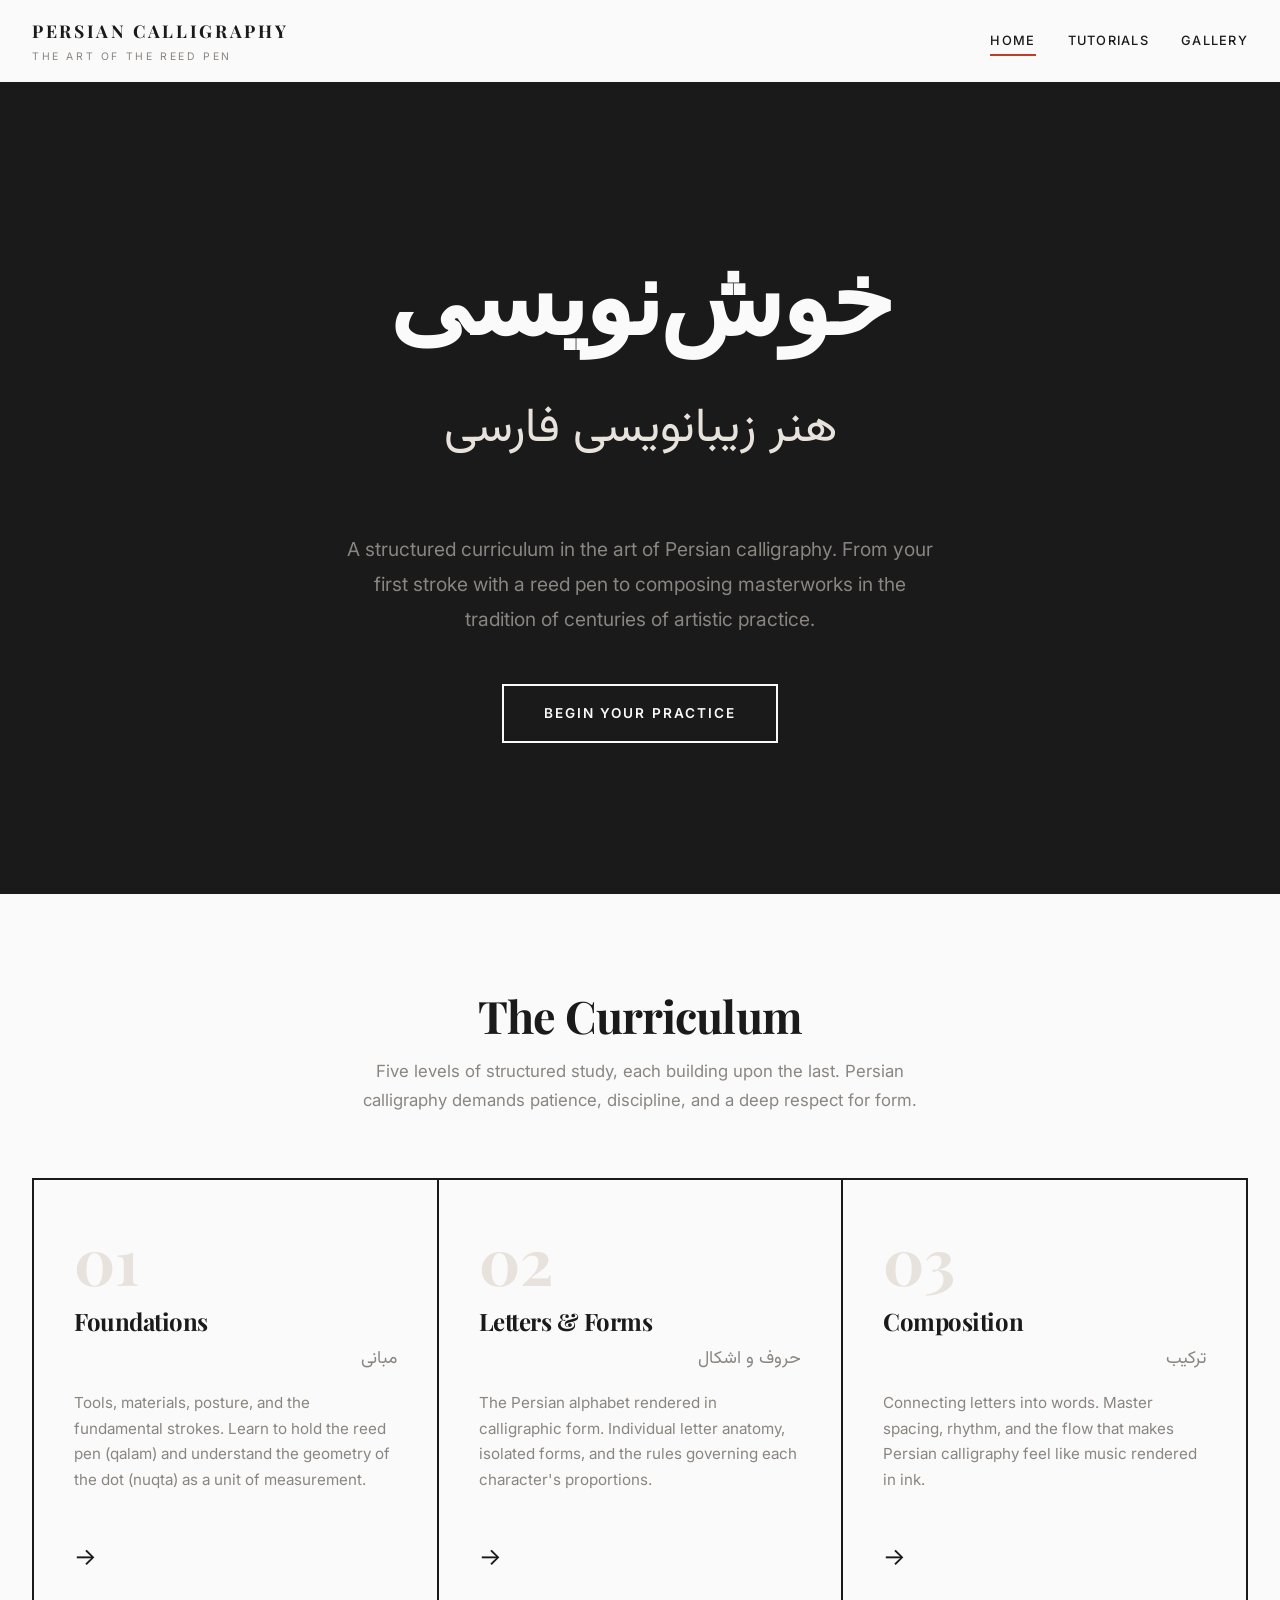
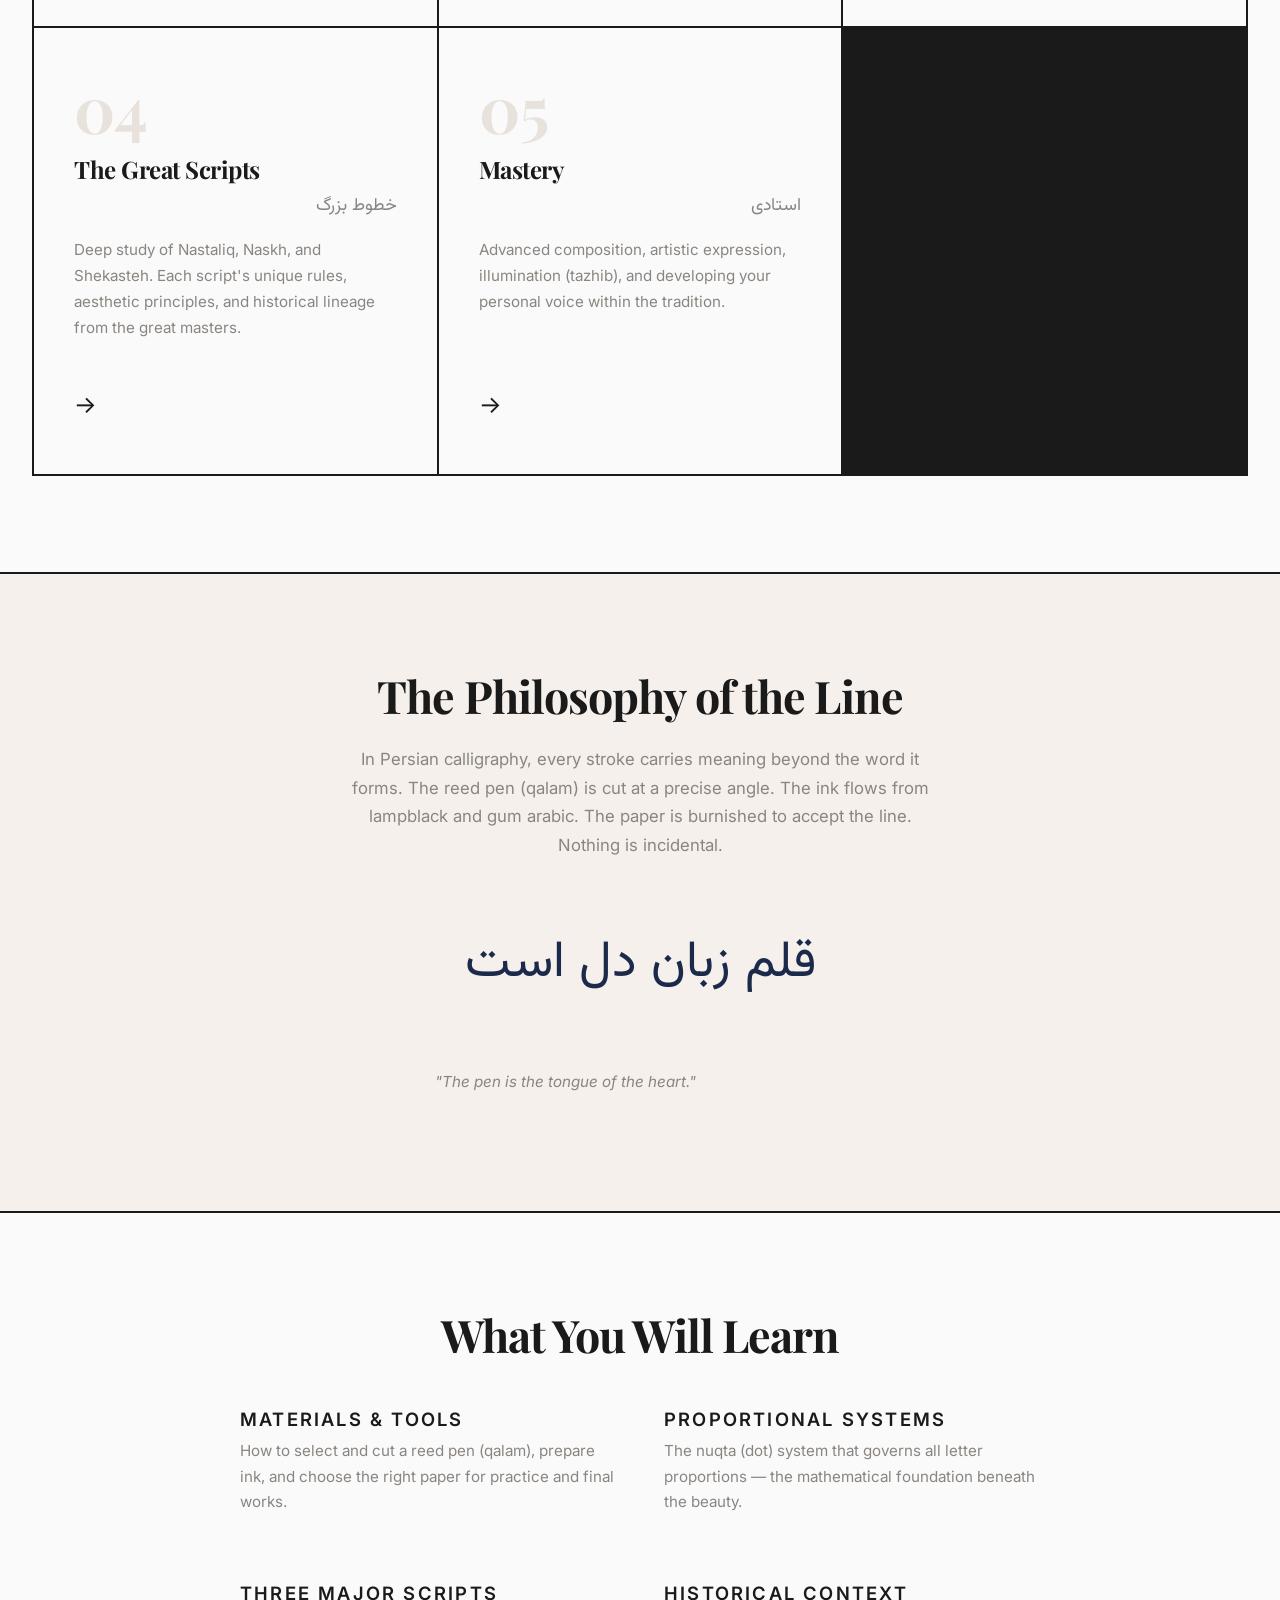
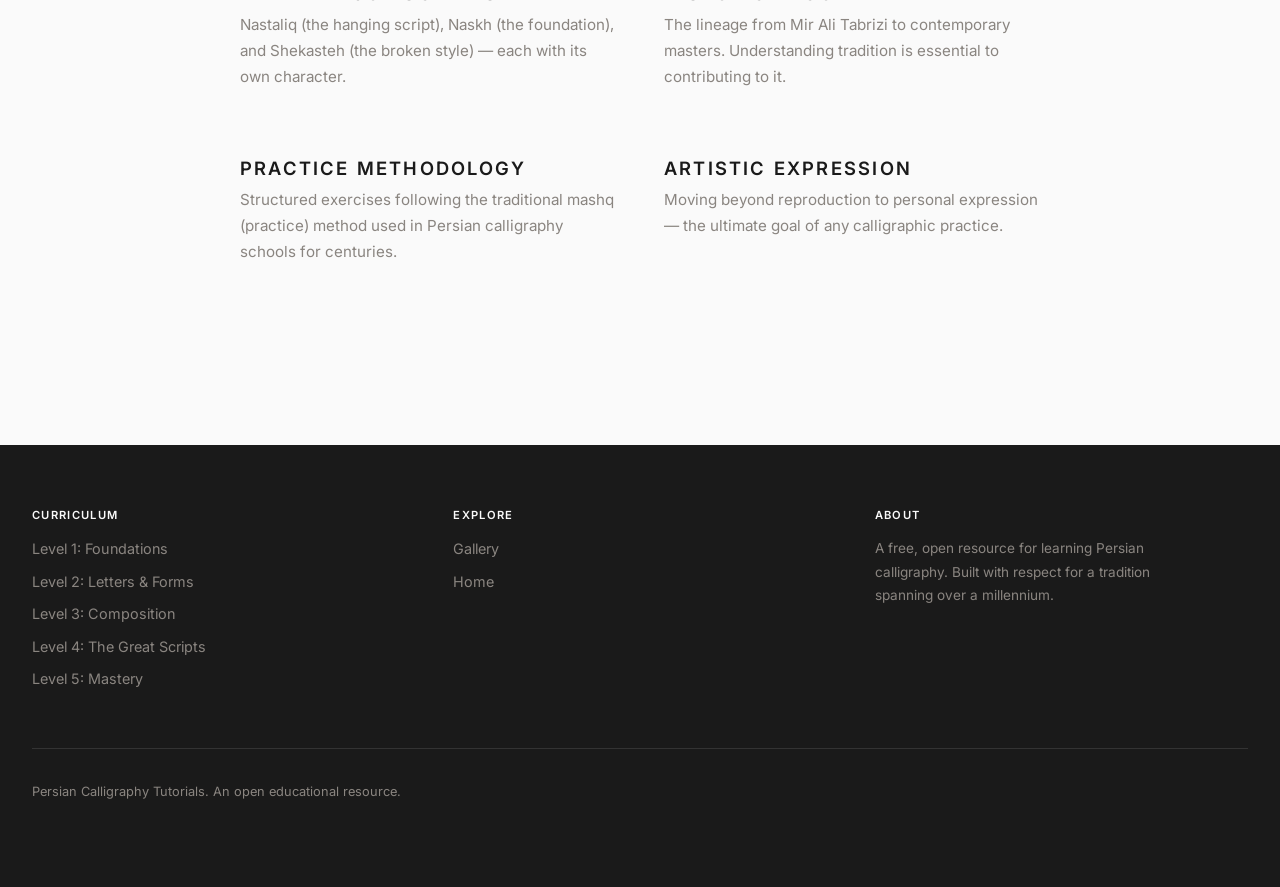
<file: index.html>
<!DOCTYPE html>
<html lang="en">
<head>
  <meta charset="UTF-8">
  <meta name="viewport" content="width=device-width, initial-scale=1.0">
  <title>Persian Calligraphy — The Art of the Reed Pen</title>
  <meta name="description" content="A comprehensive guide to Persian calligraphy, from first strokes to mastery. Learn Nastaliq, Naskh, and Shekasteh in a structured curriculum.">
  <link rel="preconnect" href="https://fonts.googleapis.com">
  <link rel="preconnect" href="https://fonts.gstatic.com" crossorigin>
  <link href="https://fonts.googleapis.com/css2?family=Playfair+Display:ital,wght@0,400;0,700;0,900;1,400&family=Inter:wght@300;400;500;600&family=Vazirmatn:wght@400;700&display=swap" rel="stylesheet">
  <link rel="stylesheet" href="css/style.css">
</head>
<body>

  <!-- Header -->
  <header class="site-header">
    <div class="header-inner">
      <a href="index.html" class="site-logo">
        Persian Calligraphy
        <span>The Art of the Reed Pen</span>
      </a>
      <button class="nav-toggle" aria-label="Toggle navigation" onclick="document.querySelector('.main-nav').classList.toggle('open')">
        <span></span><span></span><span></span>
      </button>
      <nav class="main-nav">
        <a href="index.html" class="active">Home</a>
        <a href="tutorials/level-1.html">Tutorials</a>
        <a href="gallery.html">Gallery</a>
      </nav>
    </div>
  </header>

  <!-- Hero -->
  <section class="hero hero-home">
    <div class="container" style="text-align:center;">
      <h1 class="animate-in">خوش‌نویسی</h1>
      <div class="persian-display animate-in">هنر زیبانویسی فارسی</div>
      <p class="hero-subtitle animate-in">
        A structured curriculum in the art of Persian calligraphy.
        From your first stroke with a reed pen to composing masterworks
        in the tradition of centuries of artistic practice.
      </p>
      <a href="tutorials/level-1.html" class="btn animate-in">Begin Your Practice</a>
    </div>
  </section>

  <!-- Curriculum Overview -->
  <section class="levels-section">
    <h2>The Curriculum</h2>
    <p class="section-intro">
      Five levels of structured study, each building upon the last.
      Persian calligraphy demands patience, discipline, and a deep respect for form.
    </p>

    <div class="levels-grid">

      <a href="tutorials/level-1.html" class="level-card animate-in">
        <div class="level-number">01</div>
        <h3>Foundations</h3>
        <div class="level-persian">مبانی</div>
        <p>Tools, materials, posture, and the fundamental strokes. Learn to hold the reed pen (qalam) and understand the geometry of the dot (nuqta) as a unit of measurement.</p>
        <div class="card-arrow">→</div>
      </a>

      <a href="tutorials/level-2.html" class="level-card animate-in">
        <div class="level-number">02</div>
        <h3>Letters &amp; Forms</h3>
        <div class="level-persian">حروف و اشکال</div>
        <p>The Persian alphabet rendered in calligraphic form. Individual letter anatomy, isolated forms, and the rules governing each character's proportions.</p>
        <div class="card-arrow">→</div>
      </a>

      <a href="tutorials/level-3.html" class="level-card animate-in">
        <div class="level-number">03</div>
        <h3>Composition</h3>
        <div class="level-persian">ترکیب</div>
        <p>Connecting letters into words. Master spacing, rhythm, and the flow that makes Persian calligraphy feel like music rendered in ink.</p>
        <div class="card-arrow">→</div>
      </a>

      <a href="tutorials/level-4.html" class="level-card animate-in">
        <div class="level-number">04</div>
        <h3>The Great Scripts</h3>
        <div class="level-persian">خطوط بزرگ</div>
        <p>Deep study of Nastaliq, Naskh, and Shekasteh. Each script's unique rules, aesthetic principles, and historical lineage from the great masters.</p>
        <div class="card-arrow">→</div>
      </a>

      <a href="tutorials/level-5.html" class="level-card animate-in">
        <div class="level-number">05</div>
        <h3>Mastery</h3>
        <div class="level-persian">استادی</div>
        <p>Advanced composition, artistic expression, illumination (tazhib), and developing your personal voice within the tradition.</p>
        <div class="card-arrow">→</div>
      </a>

    </div>
  </section>

  <!-- Philosophy Section -->
  <section style="background:var(--cream);padding:6rem 2rem;border-top:2px solid var(--black);border-bottom:2px solid var(--black);">
    <div class="content-narrow" style="text-align:center;">
      <h2>The Philosophy of the Line</h2>
      <p style="margin:1.5rem auto;max-width:600px;color:var(--mid-gray);font-size:1.05rem;">
        In Persian calligraphy, every stroke carries meaning beyond the word it forms.
        The reed pen (qalam) is cut at a precise angle. The ink flows from lampblack and gum arabic.
        The paper is burnished to accept the line. Nothing is incidental.
      </p>
      <div class="persian-display" style="font-size:clamp(1.8rem,4vw,3.5rem);color:var(--ink-blue);margin:2rem 0;">
        قلم زبان دل است
      </div>
      <p style="font-style:italic;color:var(--mid-gray);font-size:0.95rem;">
        "The pen is the tongue of the heart."
      </p>
    </div>
  </section>

  <!-- What You Will Learn -->
  <section class="levels-section">
    <h2 style="text-align:center;">What You Will Learn</h2>
    <div style="max-width:800px;margin:3rem auto 0;display:grid;grid-template-columns:repeat(auto-fit,minmax(250px,1fr));gap:3rem;">
      <div>
        <h4>Materials &amp; Tools</h4>
        <p style="color:var(--mid-gray);font-size:0.95rem;">How to select and cut a reed pen (qalam), prepare ink, and choose the right paper for practice and final works.</p>
      </div>
      <div>
        <h4>Proportional Systems</h4>
        <p style="color:var(--mid-gray);font-size:0.95rem;">The nuqta (dot) system that governs all letter proportions — the mathematical foundation beneath the beauty.</p>
      </div>
      <div>
        <h4>Three Major Scripts</h4>
        <p style="color:var(--mid-gray);font-size:0.95rem;">Nastaliq (the hanging script), Naskh (the foundation), and Shekasteh (the broken style) — each with its own character.</p>
      </div>
      <div>
        <h4>Historical Context</h4>
        <p style="color:var(--mid-gray);font-size:0.95rem;">The lineage from Mir Ali Tabrizi to contemporary masters. Understanding tradition is essential to contributing to it.</p>
      </div>
      <div>
        <h4>Practice Methodology</h4>
        <p style="color:var(--mid-gray);font-size:0.95rem;">Structured exercises following the traditional mashq (practice) method used in Persian calligraphy schools for centuries.</p>
      </div>
      <div>
        <h4>Artistic Expression</h4>
        <p style="color:var(--mid-gray);font-size:0.95rem;">Moving beyond reproduction to personal expression — the ultimate goal of any calligraphic practice.</p>
      </div>
    </div>
  </section>

  <!-- Footer -->
  <footer class="site-footer">
    <div class="footer-inner">
      <div class="footer-section">
        <h4>Curriculum</h4>
        <a href="tutorials/level-1.html">Level 1: Foundations</a>
        <a href="tutorials/level-2.html">Level 2: Letters &amp; Forms</a>
        <a href="tutorials/level-3.html">Level 3: Composition</a>
        <a href="tutorials/level-4.html">Level 4: The Great Scripts</a>
        <a href="tutorials/level-5.html">Level 5: Mastery</a>
      </div>
      <div class="footer-section">
        <h4>Explore</h4>
        <a href="gallery.html">Gallery</a>
        <a href="index.html">Home</a>
      </div>
      <div class="footer-section">
        <h4>About</h4>
        <p style="font-size:0.85rem;color:var(--mid-gray);max-width:300px;">
          A free, open resource for learning Persian calligraphy.
          Built with respect for a tradition spanning over a millennium.
        </p>
      </div>
    </div>
    <div class="footer-bottom">
      <p>Persian Calligraphy Tutorials. An open educational resource.</p>
    </div>
  </footer>

  <script src="js/main.js"></script>
</body>
</html>
</file>
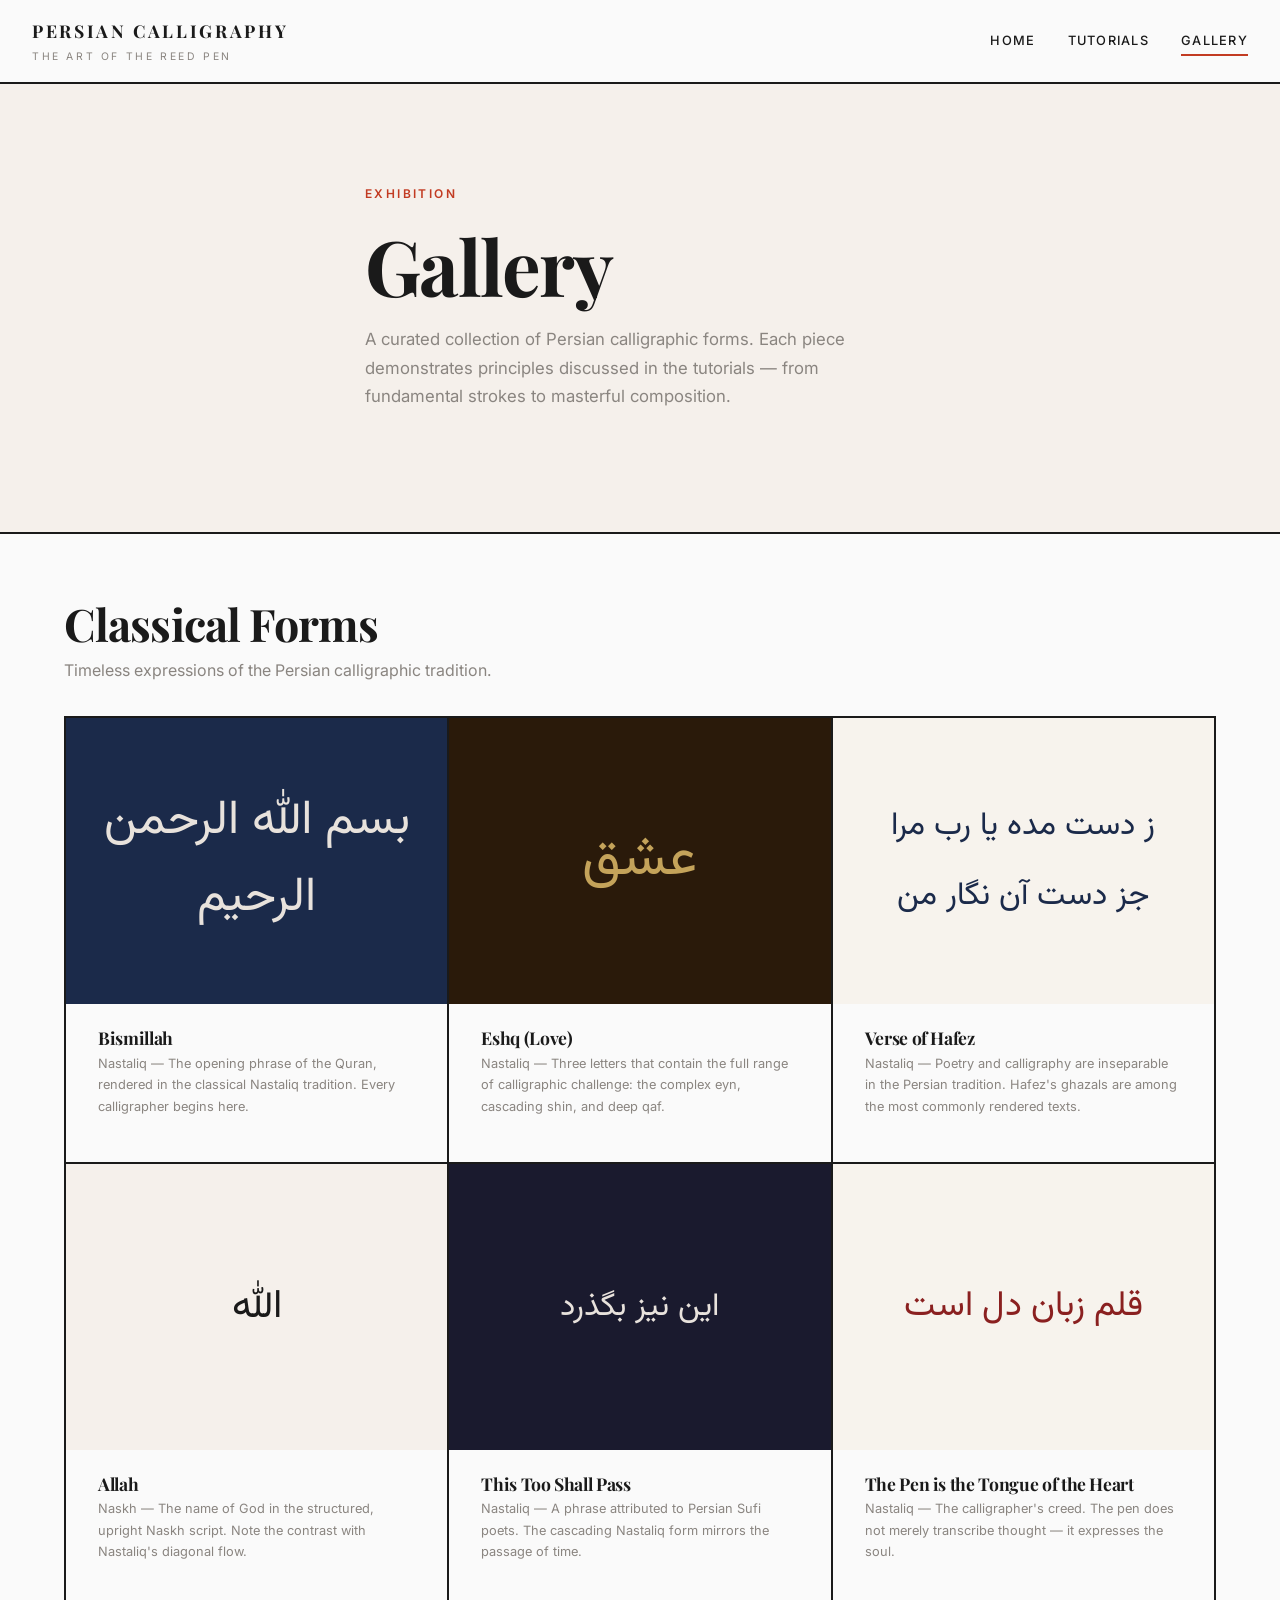
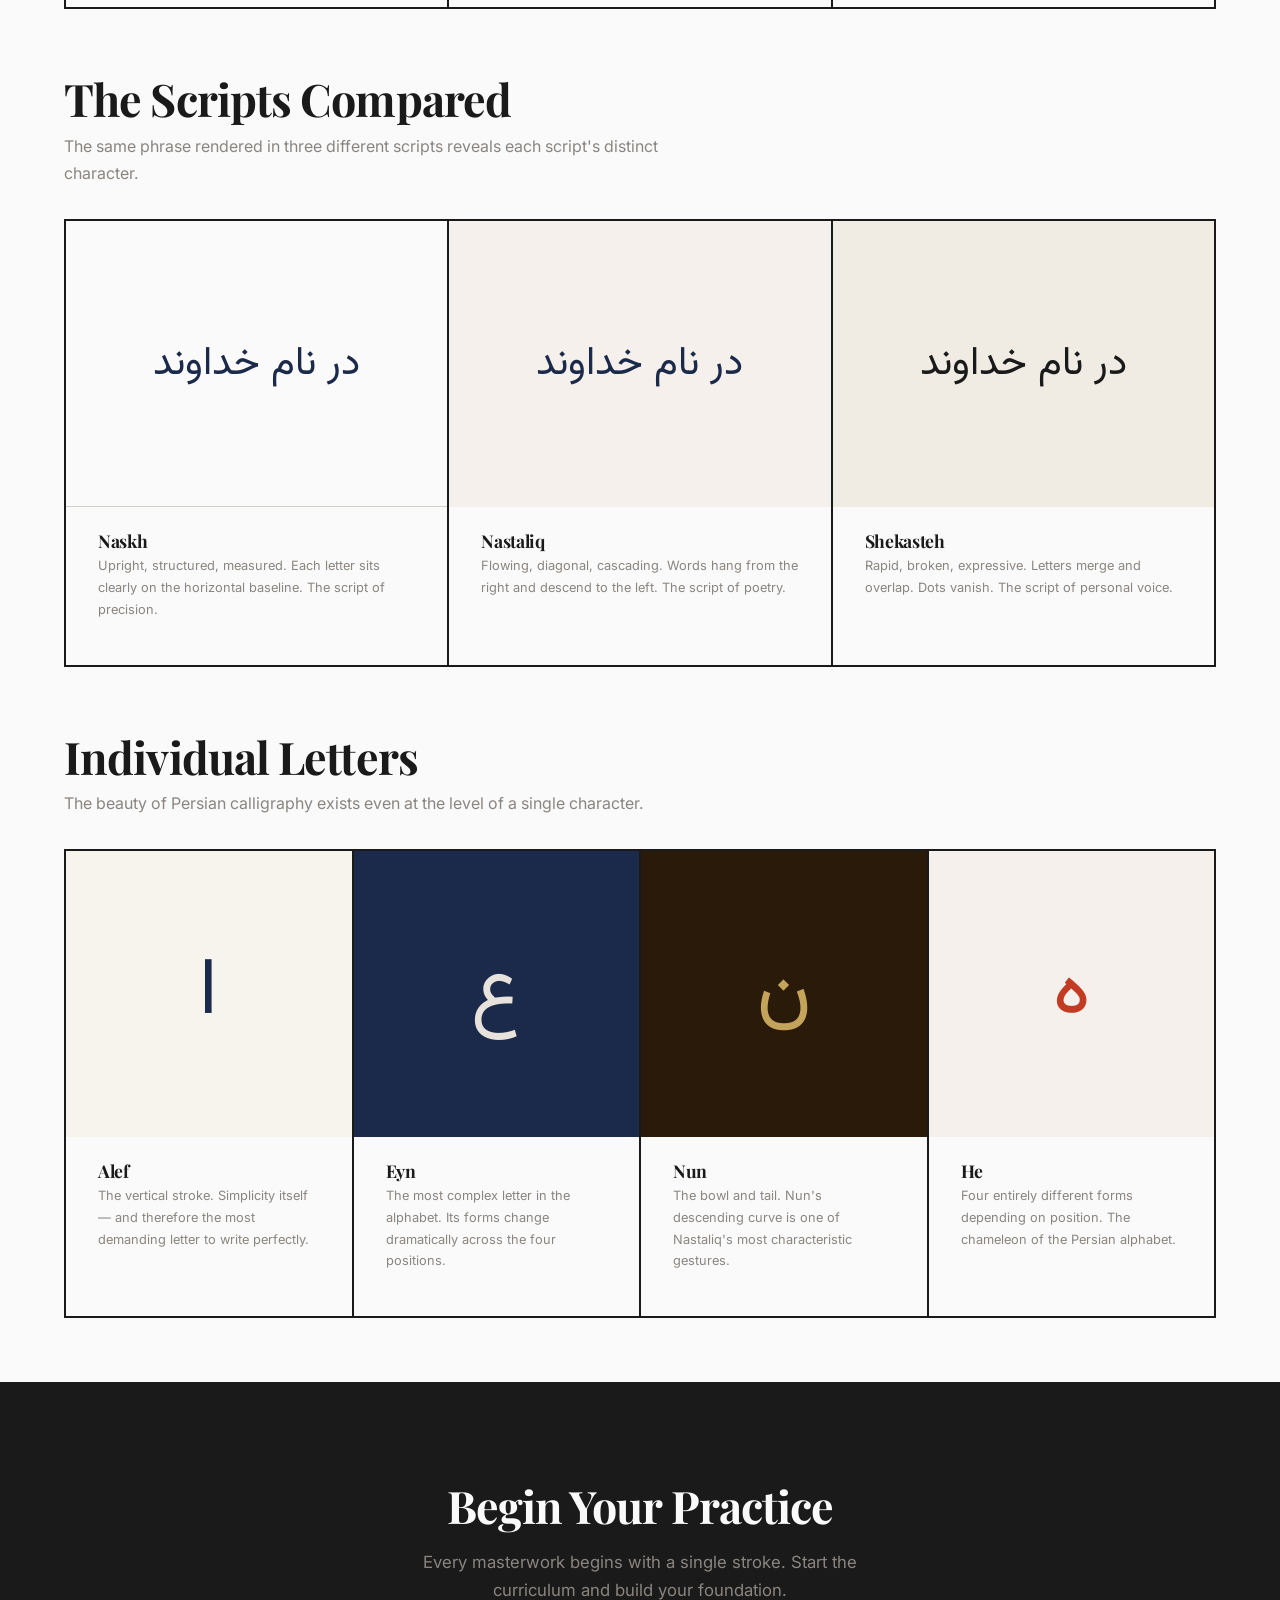
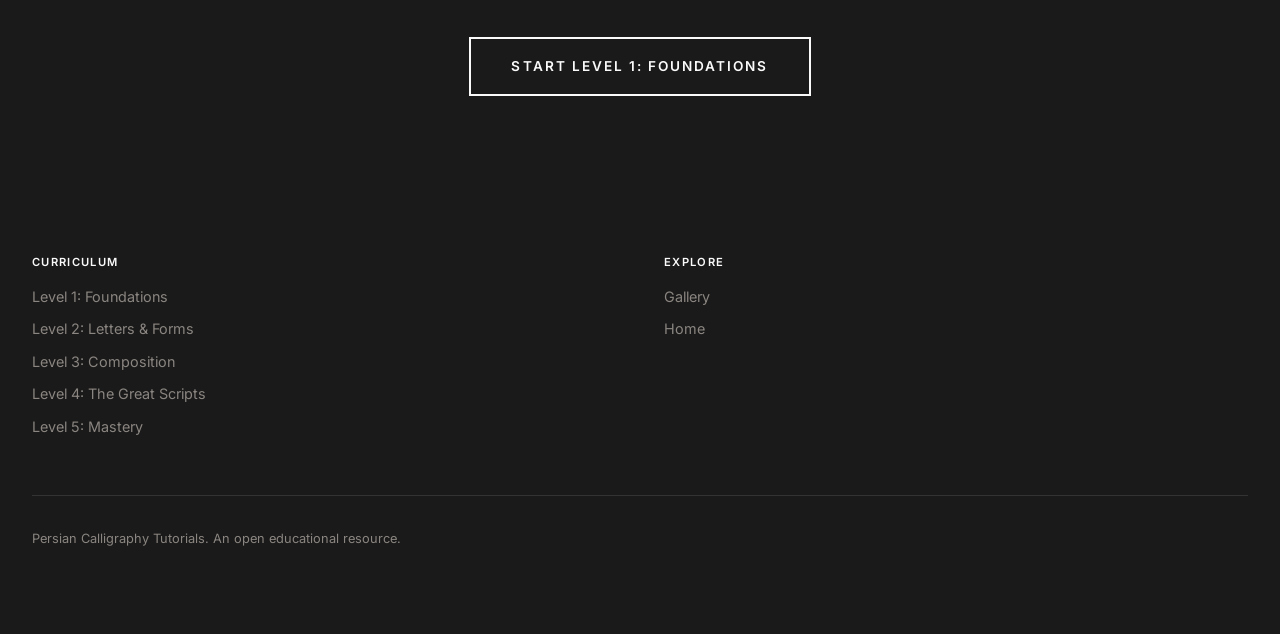
<file: gallery.html>
<!DOCTYPE html>
<html lang="en">
<head>
  <meta charset="UTF-8">
  <meta name="viewport" content="width=device-width, initial-scale=1.0">
  <title>Gallery — Persian Calligraphy</title>
  <meta name="description" content="A curated exhibition of Persian calligraphic masterworks across centuries and scripts.">
  <link rel="preconnect" href="https://fonts.googleapis.com">
  <link rel="preconnect" href="https://fonts.gstatic.com" crossorigin>
  <link href="https://fonts.googleapis.com/css2?family=Playfair+Display:ital,wght@0,400;0,700;0,900;1,400&family=Inter:wght@300;400;500;600&family=Vazirmatn:wght@400;700&display=swap" rel="stylesheet">
  <link rel="stylesheet" href="css/style.css">
</head>
<body>

  <!-- Header -->
  <header class="site-header">
    <div class="header-inner">
      <a href="index.html" class="site-logo">
        Persian Calligraphy
        <span>The Art of the Reed Pen</span>
      </a>
      <button class="nav-toggle" aria-label="Toggle navigation" onclick="document.querySelector('.main-nav').classList.toggle('open')">
        <span></span><span></span><span></span>
      </button>
      <nav class="main-nav">
        <a href="index.html">Home</a>
        <a href="tutorials/level-1.html">Tutorials</a>
        <a href="gallery.html" class="active">Gallery</a>
      </nav>
    </div>
  </header>

  <!-- Hero -->
  <section class="hero hero-tutorial" style="min-height:50vh;">
    <div class="container">
      <span class="level-tag">Exhibition</span>
      <h1>Gallery</h1>
      <p style="max-width:550px;color:var(--mid-gray);font-size:1.05rem;">
        A curated collection of Persian calligraphic forms. Each piece demonstrates principles discussed in the tutorials — from fundamental strokes to masterful composition.
      </p>
    </div>
  </section>

  <!-- Gallery Grid -->
  <section style="padding:4rem 2rem;">
    <div class="container">

      <h2 style="margin-bottom:0.5rem;">Classical Forms</h2>
      <p style="color:var(--mid-gray);margin-bottom:2rem;">Timeless expressions of the Persian calligraphic tradition.</p>

      <div class="gallery-grid">

        <div class="gallery-item">
          <div class="gallery-image" style="background:var(--ink-blue);">
            <div class="persian-display" style="color:var(--warm-gray);font-size:3rem;">بسم الله الرحمن الرحیم</div>
          </div>
          <div class="gallery-info">
            <h3>Bismillah</h3>
            <p class="gallery-meta">Nastaliq — The opening phrase of the Quran, rendered in the classical Nastaliq tradition. Every calligrapher begins here.</p>
          </div>
        </div>

        <div class="gallery-item">
          <div class="gallery-image" style="background:#2a1a0a;">
            <div class="persian-display" style="color:#c4a35a;font-size:3.5rem;">عشق</div>
          </div>
          <div class="gallery-info">
            <h3>Eshq (Love)</h3>
            <p class="gallery-meta">Nastaliq — Three letters that contain the full range of calligraphic challenge: the complex eyn, cascading shin, and deep qaf.</p>
          </div>
        </div>

        <div class="gallery-item">
          <div class="gallery-image" style="background:var(--parchment);">
            <div class="persian-display" style="color:var(--ink-blue);font-size:2rem;line-height:2.2;">
              ز دست مده یا رب مرا<br>
              جز دست آن نگار من
            </div>
          </div>
          <div class="gallery-info">
            <h3>Verse of Hafez</h3>
            <p class="gallery-meta">Nastaliq — Poetry and calligraphy are inseparable in the Persian tradition. Hafez's ghazals are among the most commonly rendered texts.</p>
          </div>
        </div>

        <div class="gallery-item">
          <div class="gallery-image" style="background:var(--cream);">
            <div class="persian-display" style="color:var(--black);font-size:2.5rem;">الله</div>
          </div>
          <div class="gallery-info">
            <h3>Allah</h3>
            <p class="gallery-meta">Naskh — The name of God in the structured, upright Naskh script. Note the contrast with Nastaliq's diagonal flow.</p>
          </div>
        </div>

        <div class="gallery-item">
          <div class="gallery-image" style="background:#1a1a2e;">
            <div class="persian-display" style="color:#e8e2dc;font-size:2rem;line-height:2.2;">
              این نیز بگذرد
            </div>
          </div>
          <div class="gallery-info">
            <h3>This Too Shall Pass</h3>
            <p class="gallery-meta">Nastaliq — A phrase attributed to Persian Sufi poets. The cascading Nastaliq form mirrors the passage of time.</p>
          </div>
        </div>

        <div class="gallery-item">
          <div class="gallery-image" style="background:var(--parchment);">
            <div class="persian-display" style="color:#8a2020;font-size:2.2rem;line-height:2;">
              قلم زبان دل است
            </div>
          </div>
          <div class="gallery-info">
            <h3>The Pen is the Tongue of the Heart</h3>
            <p class="gallery-meta">Nastaliq — The calligrapher's creed. The pen does not merely transcribe thought — it expresses the soul.</p>
          </div>
        </div>

      </div>

      <h2 style="margin-top:4rem;margin-bottom:0.5rem;">The Scripts Compared</h2>
      <p style="color:var(--mid-gray);margin-bottom:2rem;">The same phrase rendered in three different scripts reveals each script's distinct character.</p>

      <div class="gallery-grid">

        <div class="gallery-item">
          <div class="gallery-image" style="background:var(--white);border-bottom:1px solid var(--border);">
            <div class="persian-display" style="color:var(--ink-blue);font-size:2.5rem;">در نام خداوند</div>
          </div>
          <div class="gallery-info">
            <h3>Naskh</h3>
            <p class="gallery-meta">Upright, structured, measured. Each letter sits clearly on the horizontal baseline. The script of precision.</p>
          </div>
        </div>

        <div class="gallery-item">
          <div class="gallery-image" style="background:var(--cream);">
            <div class="persian-display" style="color:var(--ink-blue);font-size:2.5rem;">در نام خداوند</div>
          </div>
          <div class="gallery-info">
            <h3>Nastaliq</h3>
            <p class="gallery-meta">Flowing, diagonal, cascading. Words hang from the right and descend to the left. The script of poetry.</p>
          </div>
        </div>

        <div class="gallery-item">
          <div class="gallery-image" style="background:#f0ebe3;">
            <div class="persian-display" style="color:var(--black);font-size:2.5rem;">در نام خداوند</div>
          </div>
          <div class="gallery-info">
            <h3>Shekasteh</h3>
            <p class="gallery-meta">Rapid, broken, expressive. Letters merge and overlap. Dots vanish. The script of personal voice.</p>
          </div>
        </div>

      </div>

      <h2 style="margin-top:4rem;margin-bottom:0.5rem;">Individual Letters</h2>
      <p style="color:var(--mid-gray);margin-bottom:2rem;">The beauty of Persian calligraphy exists even at the level of a single character.</p>

      <div class="gallery-grid" style="grid-template-columns:repeat(auto-fit,minmax(200px,1fr));">

        <div class="gallery-item">
          <div class="gallery-image" style="background:var(--parchment);aspect-ratio:1;">
            <div class="persian-display" style="font-size:5rem;color:var(--ink-blue);">ا</div>
          </div>
          <div class="gallery-info">
            <h3>Alef</h3>
            <p class="gallery-meta">The vertical stroke. Simplicity itself — and therefore the most demanding letter to write perfectly.</p>
          </div>
        </div>

        <div class="gallery-item">
          <div class="gallery-image" style="background:var(--ink-blue);aspect-ratio:1;">
            <div class="persian-display" style="font-size:5rem;color:var(--warm-gray);">ع</div>
          </div>
          <div class="gallery-info">
            <h3>Eyn</h3>
            <p class="gallery-meta">The most complex letter in the alphabet. Its forms change dramatically across the four positions.</p>
          </div>
        </div>

        <div class="gallery-item">
          <div class="gallery-image" style="background:#2a1a0a;aspect-ratio:1;">
            <div class="persian-display" style="font-size:5rem;color:#c4a35a;">ن</div>
          </div>
          <div class="gallery-info">
            <h3>Nun</h3>
            <p class="gallery-meta">The bowl and tail. Nun's descending curve is one of Nastaliq's most characteristic gestures.</p>
          </div>
        </div>

        <div class="gallery-item">
          <div class="gallery-image" style="background:var(--cream);aspect-ratio:1;">
            <div class="persian-display" style="font-size:5rem;color:var(--accent);">ه</div>
          </div>
          <div class="gallery-info">
            <h3>He</h3>
            <p class="gallery-meta">Four entirely different forms depending on position. The chameleon of the Persian alphabet.</p>
          </div>
        </div>

      </div>

    </div>
  </section>

  <!-- CTA -->
  <section style="background:var(--black);padding:6rem 2rem;text-align:center;border-top:2px solid var(--black);">
    <h2 style="color:var(--white);margin-bottom:1rem;">Begin Your Practice</h2>
    <p style="color:var(--mid-gray);max-width:500px;margin:0 auto 2rem;font-size:1.05rem;">
      Every masterwork begins with a single stroke. Start the curriculum and build your foundation.
    </p>
    <a href="tutorials/level-1.html" class="btn">Start Level 1: Foundations</a>
  </section>

  <!-- Footer -->
  <footer class="site-footer" style="margin-top:0;">
    <div class="footer-inner">
      <div class="footer-section">
        <h4>Curriculum</h4>
        <a href="tutorials/level-1.html">Level 1: Foundations</a>
        <a href="tutorials/level-2.html">Level 2: Letters &amp; Forms</a>
        <a href="tutorials/level-3.html">Level 3: Composition</a>
        <a href="tutorials/level-4.html">Level 4: The Great Scripts</a>
        <a href="tutorials/level-5.html">Level 5: Mastery</a>
      </div>
      <div class="footer-section">
        <h4>Explore</h4>
        <a href="gallery.html">Gallery</a>
        <a href="index.html">Home</a>
      </div>
    </div>
    <div class="footer-bottom">
      <p>Persian Calligraphy Tutorials. An open educational resource.</p>
    </div>
  </footer>

  <script src="js/main.js"></script>
</body>
</html>
</file>
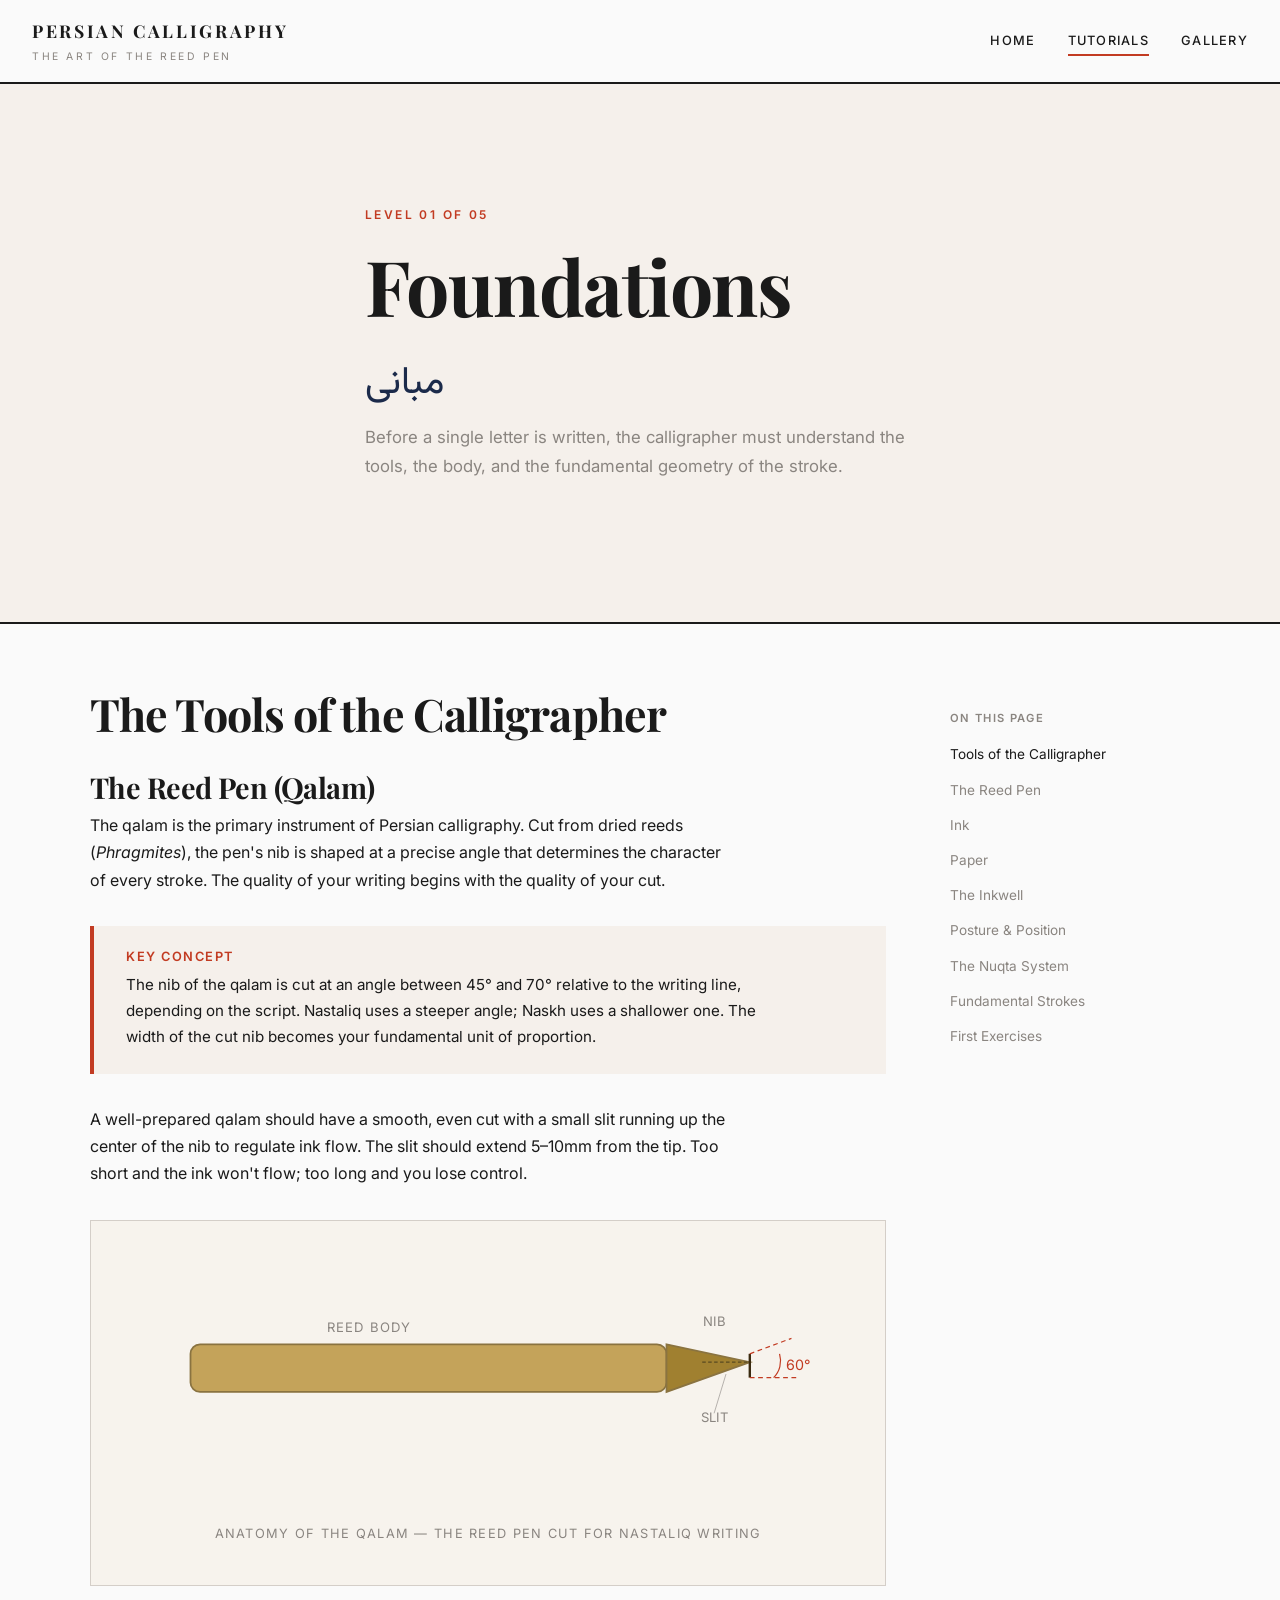
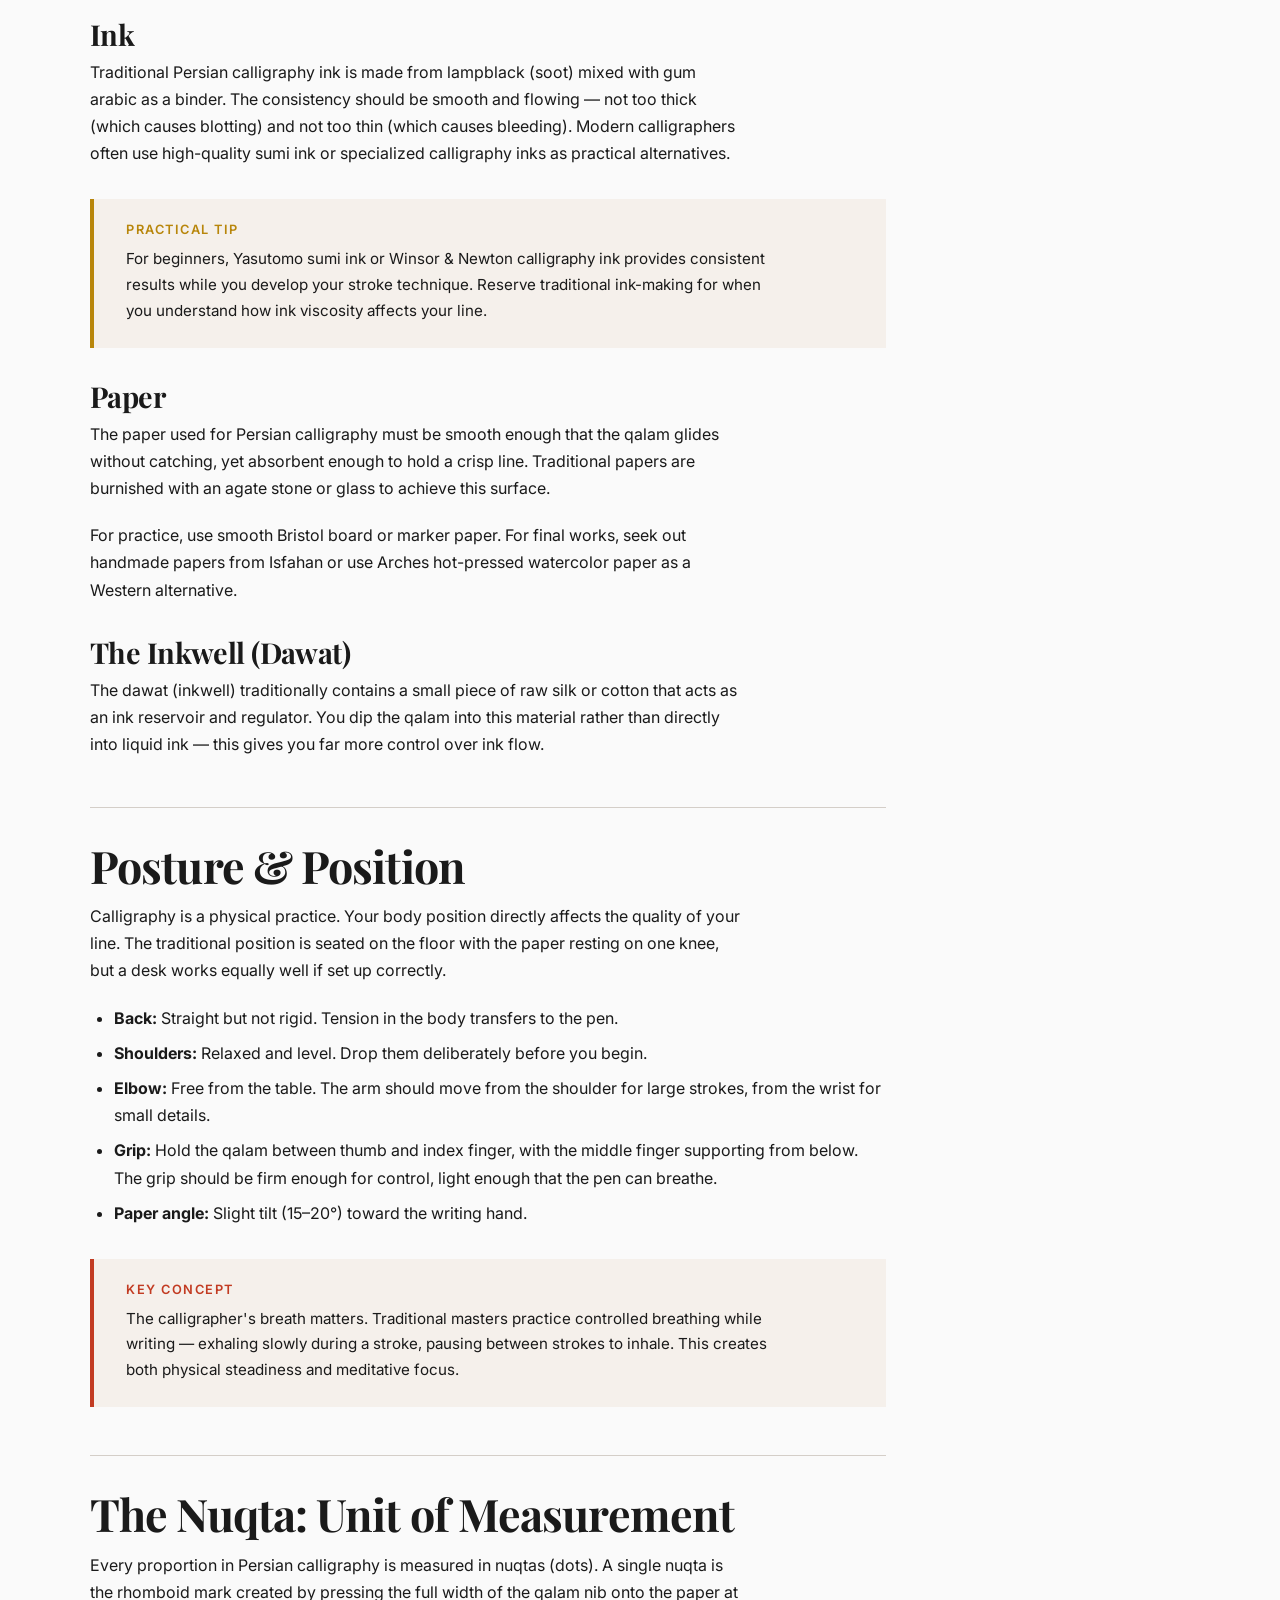
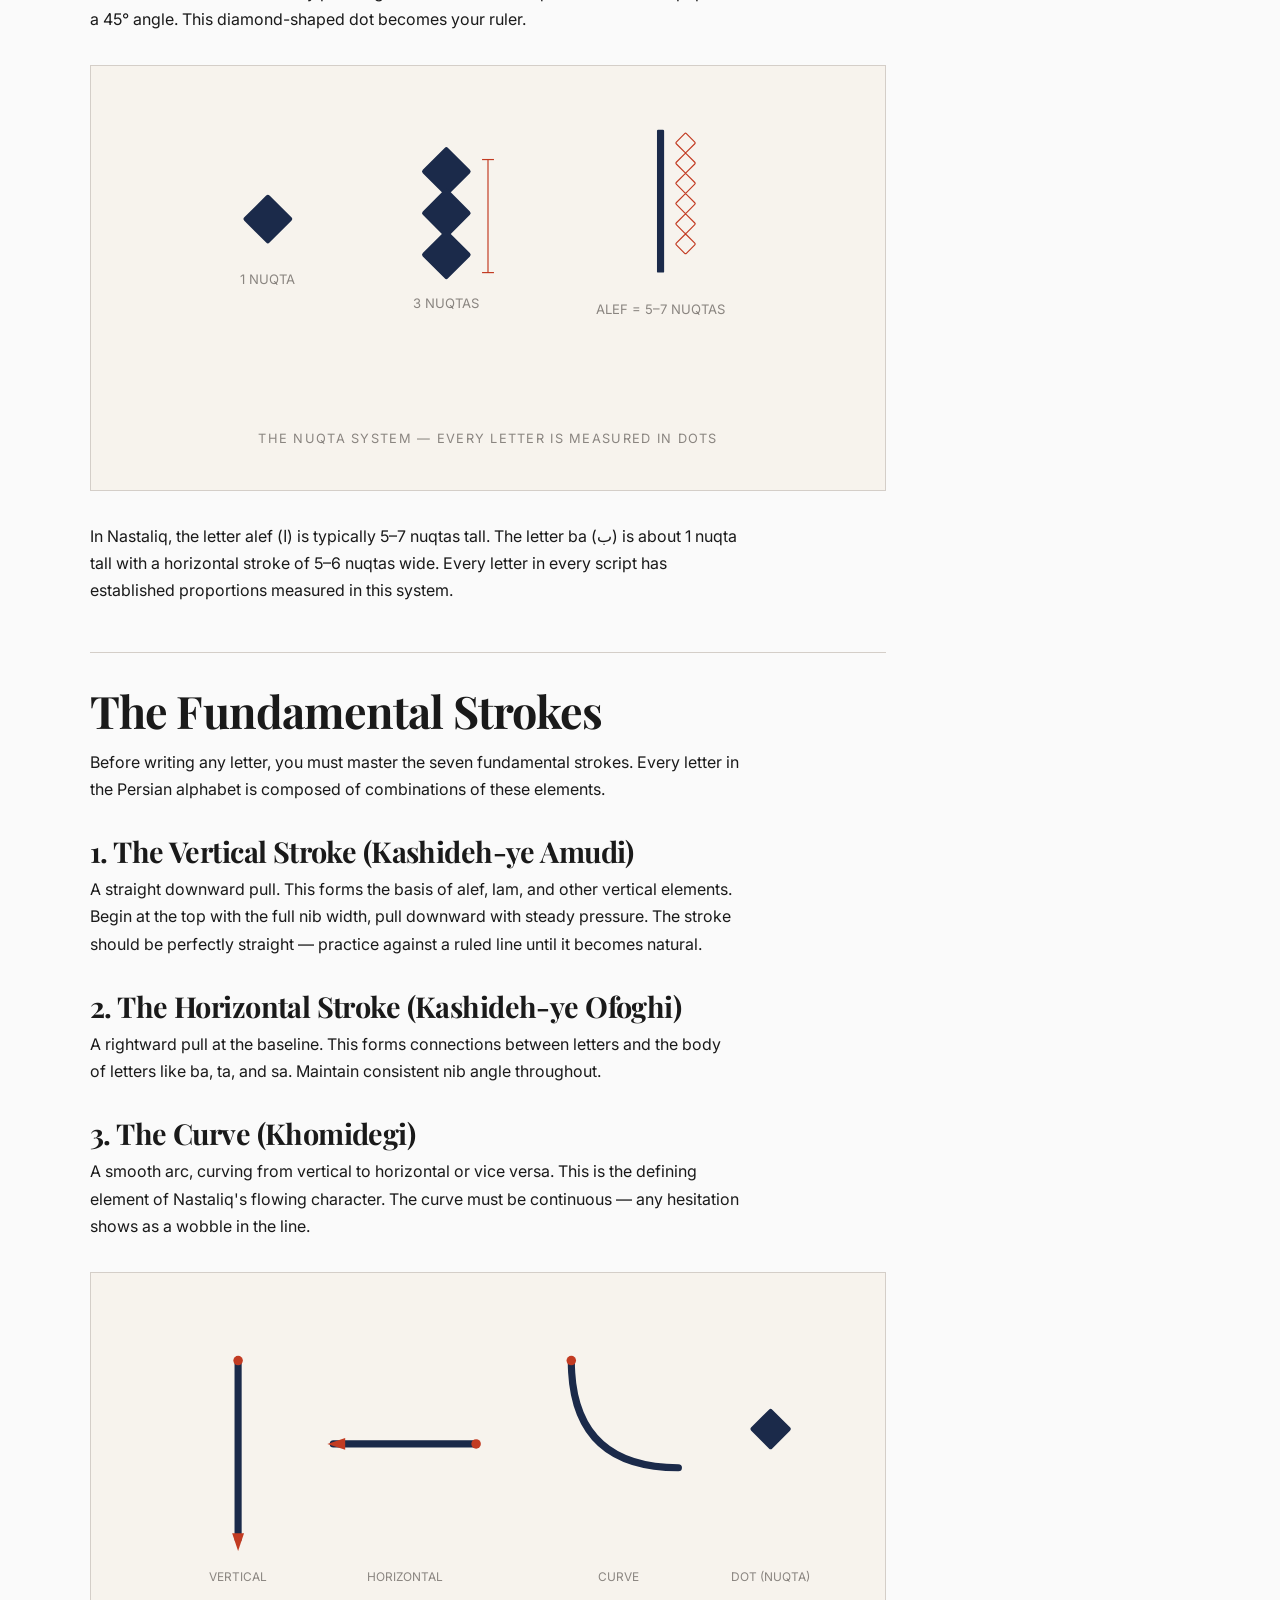
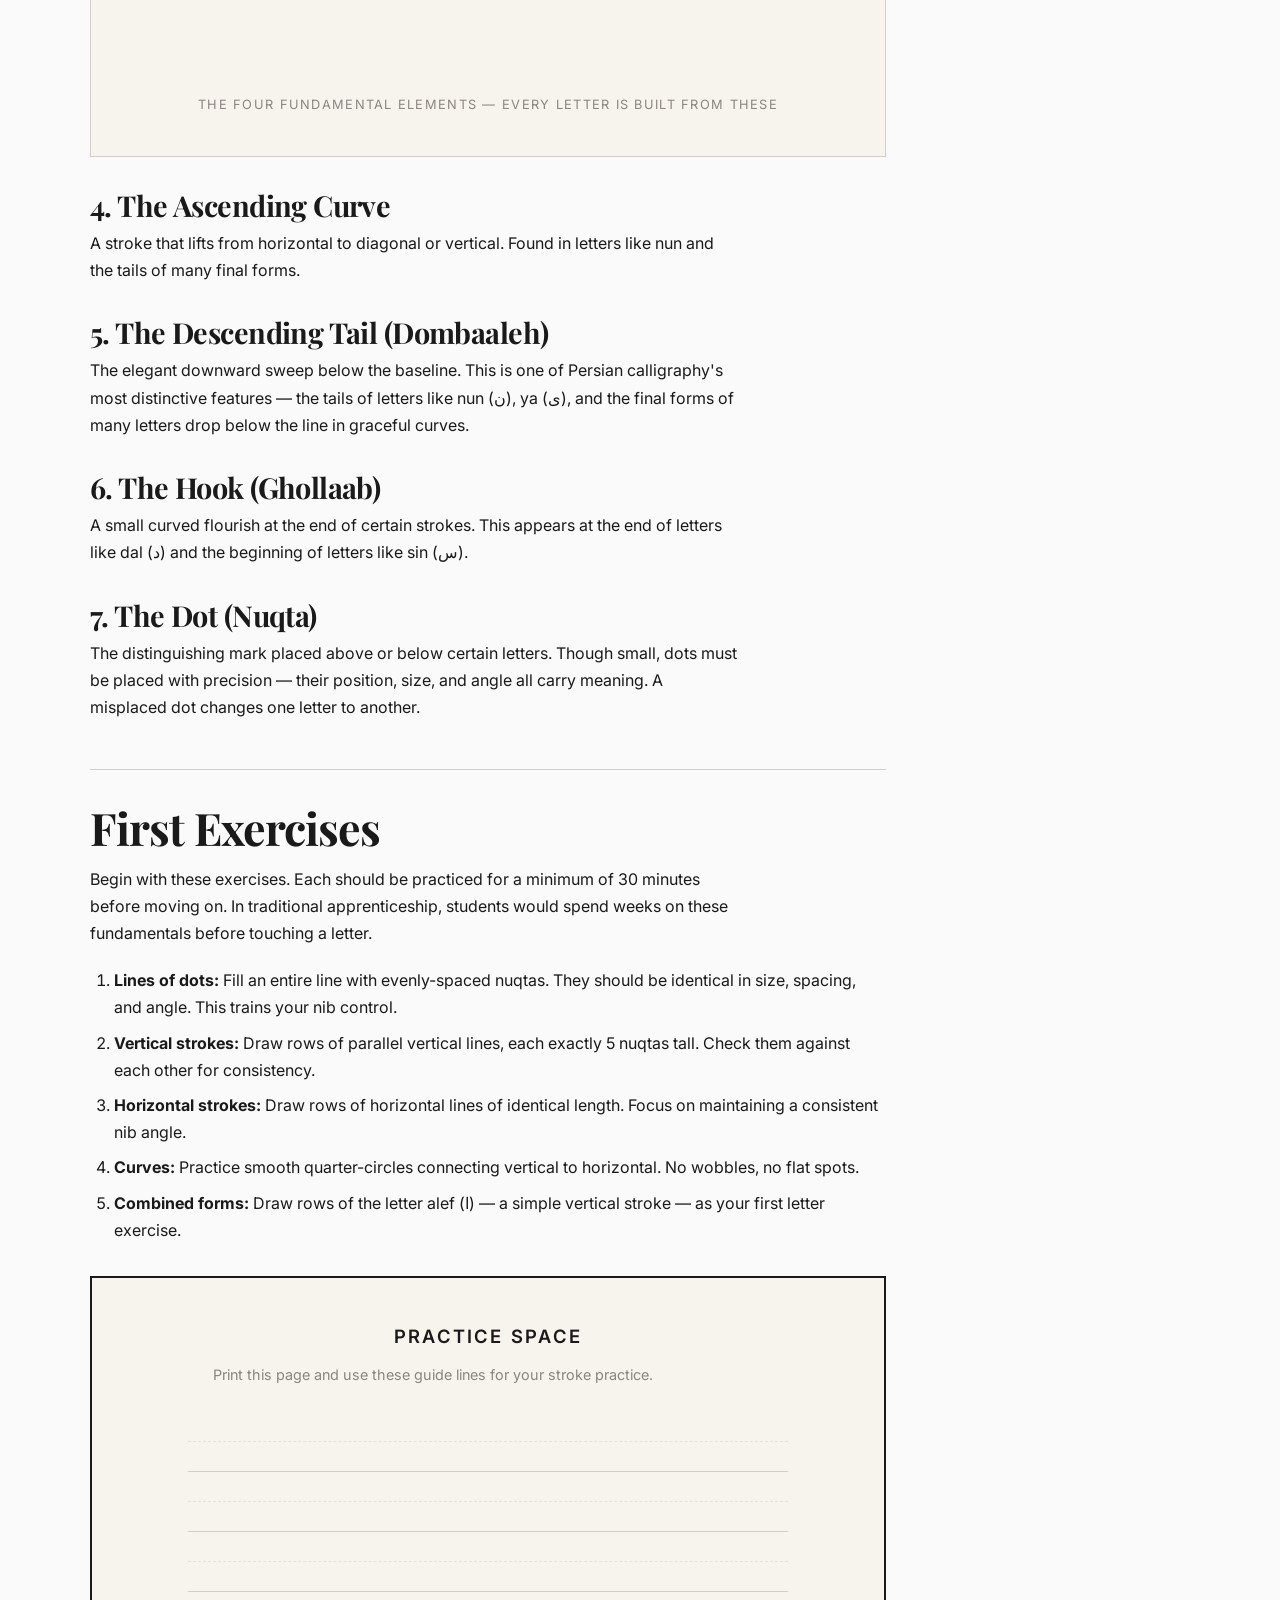
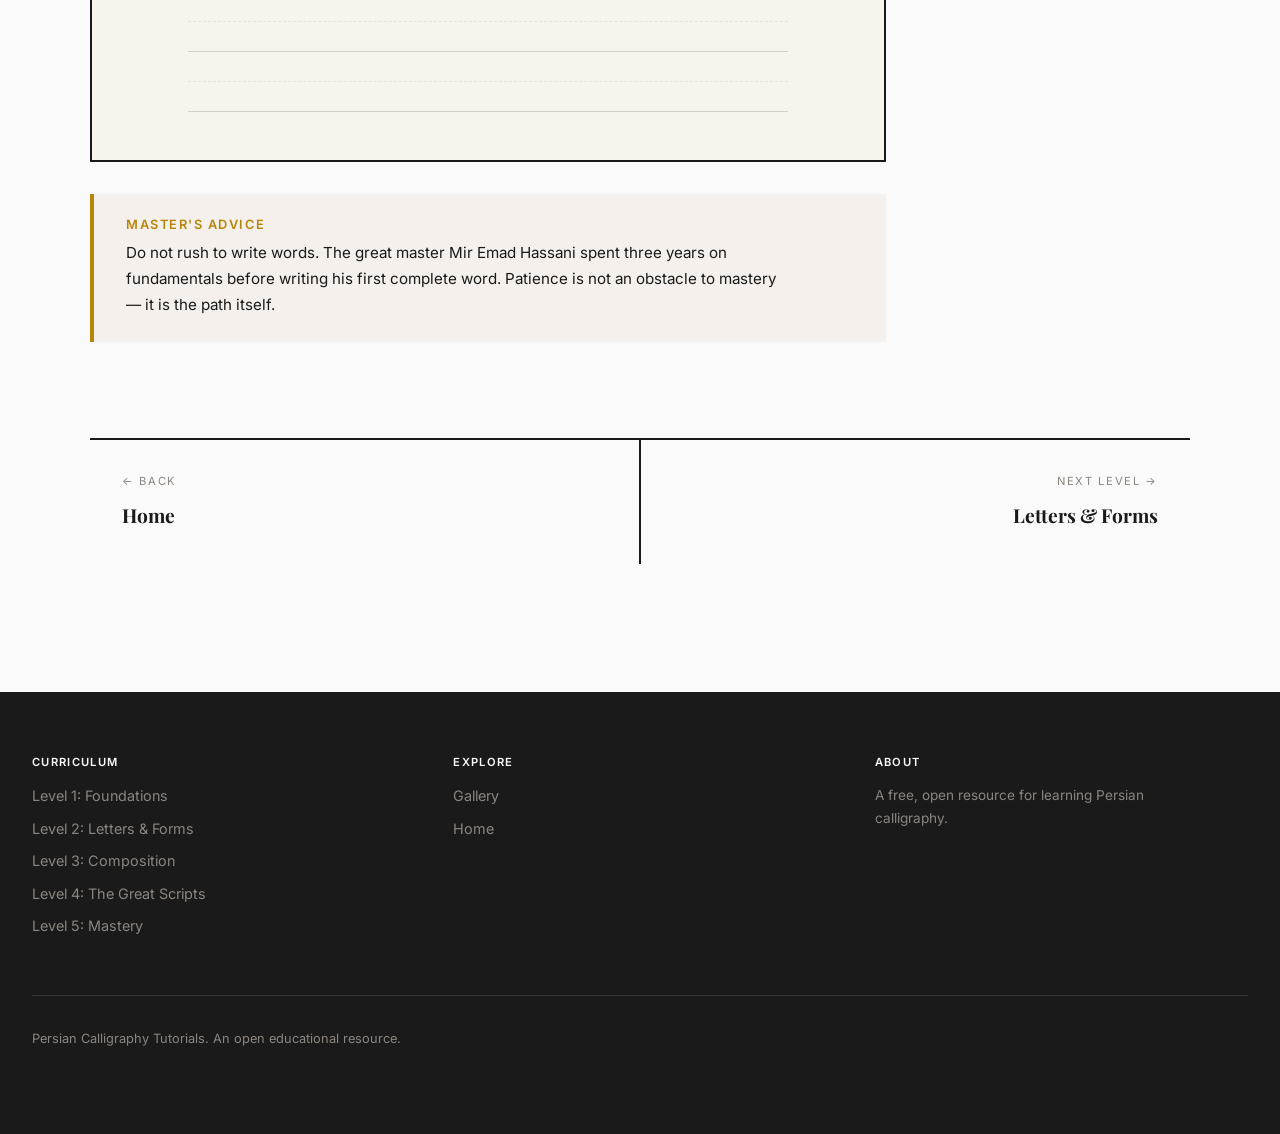
<file: tutorials/level-1.html>
<!DOCTYPE html>
<html lang="en">
<head>
  <meta charset="UTF-8">
  <meta name="viewport" content="width=device-width, initial-scale=1.0">
  <title>Level 1: Foundations — Persian Calligraphy</title>
  <meta name="description" content="Begin your Persian calligraphy journey. Learn about tools, materials, posture, and fundamental strokes.">
  <link rel="preconnect" href="https://fonts.googleapis.com">
  <link rel="preconnect" href="https://fonts.gstatic.com" crossorigin>
  <link href="https://fonts.googleapis.com/css2?family=Playfair+Display:ital,wght@0,400;0,700;0,900;1,400&family=Inter:wght@300;400;500;600&family=Vazirmatn:wght@400;700&display=swap" rel="stylesheet">
  <link rel="stylesheet" href="../css/style.css">
</head>
<body>
  <div class="progress-bar" id="progressBar"></div>

  <!-- Header -->
  <header class="site-header">
    <div class="header-inner">
      <a href="../index.html" class="site-logo">
        Persian Calligraphy
        <span>The Art of the Reed Pen</span>
      </a>
      <button class="nav-toggle" aria-label="Toggle navigation" onclick="document.querySelector('.main-nav').classList.toggle('open')">
        <span></span><span></span><span></span>
      </button>
      <nav class="main-nav">
        <a href="../index.html">Home</a>
        <a href="level-1.html" class="active">Tutorials</a>
        <a href="../gallery.html">Gallery</a>
      </nav>
    </div>
  </header>

  <!-- Hero -->
  <section class="hero hero-tutorial">
    <div class="container">
      <span class="level-tag">Level 01 of 05</span>
      <h1>Foundations</h1>
      <div class="persian-display" style="text-align:left;font-size:clamp(1.5rem,3vw,2.5rem);color:var(--ink-blue);padding:0.5rem 0;">مبانی</div>
      <p style="max-width:550px;color:var(--mid-gray);font-size:1.05rem;">
        Before a single letter is written, the calligrapher must understand the tools, the body, and the fundamental geometry of the stroke.
      </p>
    </div>
  </section>

  <!-- Content -->
  <section class="tutorial-content">
    <div class="tutorial-layout">
      <div class="tutorial-body">

        <h2 id="tools">The Tools of the Calligrapher</h2>

        <h3 id="qalam">The Reed Pen (Qalam)</h3>
        <p>
          The qalam is the primary instrument of Persian calligraphy. Cut from dried reeds (<em>Phragmites</em>),
          the pen's nib is shaped at a precise angle that determines the character of every stroke.
          The quality of your writing begins with the quality of your cut.
        </p>

        <div class="info-box">
          <h4>Key Concept</h4>
          <p>
            The nib of the qalam is cut at an angle between 45° and 70° relative to the writing line,
            depending on the script. Nastaliq uses a steeper angle; Naskh uses a shallower one.
            The width of the cut nib becomes your fundamental unit of proportion.
          </p>
        </div>

        <p>
          A well-prepared qalam should have a smooth, even cut with a small slit running up the center
          of the nib to regulate ink flow. The slit should extend 5–10mm from the tip. Too short and
          the ink won't flow; too long and you lose control.
        </p>

        <!-- Qalam SVG Diagram -->
        <div class="stroke-diagram">
          <svg viewBox="0 0 600 200" xmlns="http://www.w3.org/2000/svg">
            <!-- Reed body -->
            <rect x="50" y="70" width="400" height="40" rx="8" fill="#c4a35a" stroke="#8a7340" stroke-width="1.5"/>
            <!-- Nib cut -->
            <polygon points="450,70 520,85 450,110" fill="#a08030" stroke="#8a7340" stroke-width="1.5"/>
            <!-- Slit line -->
            <line x1="480" y1="85" x2="520" y2="85" stroke="#5a4a20" stroke-width="1" stroke-dasharray="3,2"/>
            <!-- Nib tip -->
            <line x1="520" y1="78" x2="520" y2="98" stroke="#3a2a10" stroke-width="2"/>
            <!-- Angle indicator -->
            <line x1="520" y1="98" x2="560" y2="98" stroke="#c23b22" stroke-width="1" stroke-dasharray="4,3"/>
            <line x1="520" y1="78" x2="555" y2="65" stroke="#c23b22" stroke-width="1" stroke-dasharray="4,3"/>
            <path d="M 540,98 A 20,20 0 0,0 545,78" fill="none" stroke="#c23b22" stroke-width="1"/>
            <text x="550" y="92" font-size="12" fill="#c23b22" font-family="Inter, sans-serif">60°</text>
            <!-- Labels -->
            <text x="200" y="60" font-size="11" fill="#8a8580" text-anchor="middle" font-family="Inter, sans-serif" text-transform="uppercase" letter-spacing="1">REED BODY</text>
            <text x="490" y="55" font-size="11" fill="#8a8580" text-anchor="middle" font-family="Inter, sans-serif">NIB</text>
            <text x="490" y="135" font-size="11" fill="#8a8580" text-anchor="middle" font-family="Inter, sans-serif">SLIT</text>
            <line x1="490" y1="128" x2="500" y2="95" stroke="#8a8580" stroke-width="0.5"/>
          </svg>
          <div class="caption">Anatomy of the Qalam — The reed pen cut for Nastaliq writing</div>
        </div>

        <h3 id="ink">Ink</h3>
        <p>
          Traditional Persian calligraphy ink is made from lampblack (soot) mixed with gum arabic
          as a binder. The consistency should be smooth and flowing — not too thick (which causes
          blotting) and not too thin (which causes bleeding). Modern calligraphers often use
          high-quality sumi ink or specialized calligraphy inks as practical alternatives.
        </p>

        <div class="info-box tip-box">
          <h4>Practical Tip</h4>
          <p>
            For beginners, Yasutomo sumi ink or Winsor &amp; Newton calligraphy ink provides
            consistent results while you develop your stroke technique. Reserve traditional
            ink-making for when you understand how ink viscosity affects your line.
          </p>
        </div>

        <h3 id="paper">Paper</h3>
        <p>
          The paper used for Persian calligraphy must be smooth enough that the qalam glides
          without catching, yet absorbent enough to hold a crisp line. Traditional papers
          are burnished with an agate stone or glass to achieve this surface.
        </p>
        <p>
          For practice, use smooth Bristol board or marker paper. For final works, seek out
          handmade papers from Isfahan or use Arches hot-pressed watercolor paper as a Western alternative.
        </p>

        <h3 id="inkwell">The Inkwell (Dawat)</h3>
        <p>
          The dawat (inkwell) traditionally contains a small piece of raw silk or cotton that
          acts as an ink reservoir and regulator. You dip the qalam into this material rather
          than directly into liquid ink — this gives you far more control over ink flow.
        </p>

        <h2 id="posture">Posture &amp; Position</h2>
        <p>
          Calligraphy is a physical practice. Your body position directly affects the quality
          of your line. The traditional position is seated on the floor with the paper resting
          on one knee, but a desk works equally well if set up correctly.
        </p>

        <ul>
          <li><strong>Back:</strong> Straight but not rigid. Tension in the body transfers to the pen.</li>
          <li><strong>Shoulders:</strong> Relaxed and level. Drop them deliberately before you begin.</li>
          <li><strong>Elbow:</strong> Free from the table. The arm should move from the shoulder for large strokes, from the wrist for small details.</li>
          <li><strong>Grip:</strong> Hold the qalam between thumb and index finger, with the middle finger supporting from below. The grip should be firm enough for control, light enough that the pen can breathe.</li>
          <li><strong>Paper angle:</strong> Slight tilt (15–20°) toward the writing hand.</li>
        </ul>

        <div class="info-box">
          <h4>Key Concept</h4>
          <p>
            The calligrapher's breath matters. Traditional masters practice controlled breathing
            while writing — exhaling slowly during a stroke, pausing between strokes to inhale.
            This creates both physical steadiness and meditative focus.
          </p>
        </div>

        <h2 id="nuqta">The Nuqta: Unit of Measurement</h2>
        <p>
          Every proportion in Persian calligraphy is measured in nuqtas (dots). A single nuqta
          is the rhomboid mark created by pressing the full width of the qalam nib onto the paper
          at a 45° angle. This diamond-shaped dot becomes your ruler.
        </p>

        <!-- Nuqta SVG Diagram -->
        <div class="stroke-diagram">
          <svg viewBox="0 0 600 250" xmlns="http://www.w3.org/2000/svg">
            <!-- Single nuqta -->
            <g transform="translate(100, 80)">
              <rect x="0" y="0" width="30" height="30" rx="2" fill="#1b2a4a" transform="rotate(45, 15, 15)"/>
              <text x="15" y="70" font-size="11" fill="#8a8580" text-anchor="middle" font-family="Inter, sans-serif">1 NUQTA</text>
            </g>
            <!-- Three nuqtas stacked -->
            <g transform="translate(250, 40)">
              <rect x="0" y="0" width="30" height="30" rx="2" fill="#1b2a4a" transform="rotate(45, 15, 15)"/>
              <rect x="0" y="35" width="30" height="30" rx="2" fill="#1b2a4a" transform="rotate(45, 15, 50)"/>
              <rect x="0" y="70" width="30" height="30" rx="2" fill="#1b2a4a" transform="rotate(45, 15, 85)"/>
              <text x="15" y="130" font-size="11" fill="#8a8580" text-anchor="middle" font-family="Inter, sans-serif">3 NUQTAS</text>
              <!-- Measurement lines -->
              <line x1="45" y1="5" x2="55" y2="5" stroke="#c23b22" stroke-width="1"/>
              <line x1="45" y1="100" x2="55" y2="100" stroke="#c23b22" stroke-width="1"/>
              <line x1="50" y1="5" x2="50" y2="100" stroke="#c23b22" stroke-width="1"/>
            </g>
            <!-- Alef example -->
            <g transform="translate(420, 20)">
              <rect x="22" y="0" width="6" height="120" fill="#1b2a4a" rx="1"/>
              <text x="25" y="155" font-size="11" fill="#8a8580" text-anchor="middle" font-family="Inter, sans-serif">ALEF = 5–7 NUQTAS</text>
              <!-- Measurement dots -->
              <rect x="40" y="5" width="12" height="12" rx="1" fill="none" stroke="#c23b22" stroke-width="1" transform="rotate(45, 46, 11)"/>
              <rect x="40" y="22" width="12" height="12" rx="1" fill="none" stroke="#c23b22" stroke-width="1" transform="rotate(45, 46, 28)"/>
              <rect x="40" y="39" width="12" height="12" rx="1" fill="none" stroke="#c23b22" stroke-width="1" transform="rotate(45, 46, 45)"/>
              <rect x="40" y="56" width="12" height="12" rx="1" fill="none" stroke="#c23b22" stroke-width="1" transform="rotate(45, 46, 62)"/>
              <rect x="40" y="73" width="12" height="12" rx="1" fill="none" stroke="#c23b22" stroke-width="1" transform="rotate(45, 46, 79)"/>
              <rect x="40" y="90" width="12" height="12" rx="1" fill="none" stroke="#c23b22" stroke-width="1" transform="rotate(45, 46, 96)"/>
            </g>
          </svg>
          <div class="caption">The Nuqta System — Every letter is measured in dots</div>
        </div>

        <p>
          In Nastaliq, the letter alef (ا) is typically 5–7 nuqtas tall. The letter ba (ب)
          is about 1 nuqta tall with a horizontal stroke of 5–6 nuqtas wide. Every letter in every
          script has established proportions measured in this system.
        </p>

        <h2 id="strokes">The Fundamental Strokes</h2>
        <p>
          Before writing any letter, you must master the seven fundamental strokes. Every letter
          in the Persian alphabet is composed of combinations of these elements.
        </p>

        <h3>1. The Vertical Stroke (Kashideh-ye Amudi)</h3>
        <p>
          A straight downward pull. This forms the basis of alef, lam, and other vertical elements.
          Begin at the top with the full nib width, pull downward with steady pressure. The stroke
          should be perfectly straight — practice against a ruled line until it becomes natural.
        </p>

        <h3>2. The Horizontal Stroke (Kashideh-ye Ofoghi)</h3>
        <p>
          A rightward pull at the baseline. This forms connections between letters and the body
          of letters like ba, ta, and sa. Maintain consistent nib angle throughout.
        </p>

        <h3>3. The Curve (Khomidegi)</h3>
        <p>
          A smooth arc, curving from vertical to horizontal or vice versa. This is the defining
          element of Nastaliq's flowing character. The curve must be continuous — any hesitation
          shows as a wobble in the line.
        </p>

        <!-- Fundamental Strokes SVG -->
        <div class="stroke-diagram">
          <svg viewBox="0 0 600 300" xmlns="http://www.w3.org/2000/svg">
            <!-- Stroke 1: Vertical -->
            <g transform="translate(50, 30)">
              <line x1="40" y1="10" x2="40" y2="160" stroke="#1b2a4a" stroke-width="6" stroke-linecap="round"/>
              <circle cx="40" cy="10" r="4" fill="#c23b22"/>
              <text x="40" y="195" font-size="10" fill="#8a8580" text-anchor="middle" font-family="Inter, sans-serif">VERTICAL</text>
              <!-- Direction arrow -->
              <polygon points="40,170 35,155 45,155" fill="#c23b22"/>
            </g>
            <!-- Stroke 2: Horizontal -->
            <g transform="translate(160, 30)">
              <line x1="10" y1="80" x2="130" y2="80" stroke="#1b2a4a" stroke-width="6" stroke-linecap="round"/>
              <circle cx="130" cy="80" r="4" fill="#c23b22"/>
              <text x="70" y="195" font-size="10" fill="#8a8580" text-anchor="middle" font-family="Inter, sans-serif">HORIZONTAL</text>
              <polygon points="5,80 20,75 20,85" fill="#c23b22"/>
            </g>
            <!-- Stroke 3: Curve -->
            <g transform="translate(330, 30)">
              <path d="M 40,10 Q 40,100 130,100" fill="none" stroke="#1b2a4a" stroke-width="6" stroke-linecap="round"/>
              <circle cx="40" cy="10" r="4" fill="#c23b22"/>
              <text x="80" y="195" font-size="10" fill="#8a8580" text-anchor="middle" font-family="Inter, sans-serif">CURVE</text>
            </g>
            <!-- Stroke 4: Dot -->
            <g transform="translate(500, 30)">
              <rect x="25" y="55" width="25" height="25" rx="2" fill="#1b2a4a" transform="rotate(45, 37.5, 67.5)"/>
              <text x="37" y="195" font-size="10" fill="#8a8580" text-anchor="middle" font-family="Inter, sans-serif">DOT (NUQTA)</text>
            </g>
          </svg>
          <div class="caption">The Four Fundamental Elements — Every letter is built from these</div>
        </div>

        <h3>4. The Ascending Curve</h3>
        <p>
          A stroke that lifts from horizontal to diagonal or vertical. Found in letters like
          nun and the tails of many final forms.
        </p>

        <h3>5. The Descending Tail (Dombaaleh)</h3>
        <p>
          The elegant downward sweep below the baseline. This is one of Persian calligraphy's
          most distinctive features — the tails of letters like nun (ن), ya (ی), and
          the final forms of many letters drop below the line in graceful curves.
        </p>

        <h3>6. The Hook (Ghollaab)</h3>
        <p>
          A small curved flourish at the end of certain strokes. This appears at the end of
          letters like dal (د) and the beginning of letters like sin (س).
        </p>

        <h3>7. The Dot (Nuqta)</h3>
        <p>
          The distinguishing mark placed above or below certain letters. Though small, dots
          must be placed with precision — their position, size, and angle all carry meaning.
          A misplaced dot changes one letter to another.
        </p>

        <h2 id="exercises">First Exercises</h2>
        <p>
          Begin with these exercises. Each should be practiced for a minimum of 30 minutes
          before moving on. In traditional apprenticeship, students would spend weeks on
          these fundamentals before touching a letter.
        </p>

        <ol>
          <li><strong>Lines of dots:</strong> Fill an entire line with evenly-spaced nuqtas. They should be identical in size, spacing, and angle. This trains your nib control.</li>
          <li><strong>Vertical strokes:</strong> Draw rows of parallel vertical lines, each exactly 5 nuqtas tall. Check them against each other for consistency.</li>
          <li><strong>Horizontal strokes:</strong> Draw rows of horizontal lines of identical length. Focus on maintaining a consistent nib angle.</li>
          <li><strong>Curves:</strong> Practice smooth quarter-circles connecting vertical to horizontal. No wobbles, no flat spots.</li>
          <li><strong>Combined forms:</strong> Draw rows of the letter alef (ا) — a simple vertical stroke — as your first letter exercise.</li>
        </ol>

        <div class="practice-area">
          <h4>Practice Space</h4>
          <p style="color:var(--mid-gray);font-size:0.9rem;margin-bottom:1.5rem;">
            Print this page and use these guide lines for your stroke practice.
          </p>
          <div class="practice-lines">
            <div class="line"></div>
            <div class="line"></div>
            <div class="line"></div>
            <div class="line"></div>
            <div class="line"></div>
          </div>
        </div>

        <div class="info-box tip-box">
          <h4>Master's Advice</h4>
          <p>
            Do not rush to write words. The great master Mir Emad Hassani spent three years
            on fundamentals before writing his first complete word. Patience is not an obstacle
            to mastery — it is the path itself.
          </p>
        </div>

      </div>

      <!-- Table of Contents -->
      <aside class="toc">
        <h4>On This Page</h4>
        <ul>
          <li><a href="#tools">Tools of the Calligrapher</a></li>
          <li><a href="#qalam">The Reed Pen</a></li>
          <li><a href="#ink">Ink</a></li>
          <li><a href="#paper">Paper</a></li>
          <li><a href="#inkwell">The Inkwell</a></li>
          <li><a href="#posture">Posture &amp; Position</a></li>
          <li><a href="#nuqta">The Nuqta System</a></li>
          <li><a href="#strokes">Fundamental Strokes</a></li>
          <li><a href="#exercises">First Exercises</a></li>
        </ul>
      </aside>
    </div>

    <!-- Tutorial Navigation -->
    <div class="tutorial-nav" style="max-width:1100px;margin:4rem auto 0;">
      <a href="../index.html">
        <span class="nav-label">← Back</span>
        <span class="nav-title">Home</span>
      </a>
      <a href="level-2.html">
        <span class="nav-label">Next Level →</span>
        <span class="nav-title">Letters &amp; Forms</span>
      </a>
    </div>
  </section>

  <!-- Footer -->
  <footer class="site-footer">
    <div class="footer-inner">
      <div class="footer-section">
        <h4>Curriculum</h4>
        <a href="level-1.html">Level 1: Foundations</a>
        <a href="level-2.html">Level 2: Letters &amp; Forms</a>
        <a href="level-3.html">Level 3: Composition</a>
        <a href="level-4.html">Level 4: The Great Scripts</a>
        <a href="level-5.html">Level 5: Mastery</a>
      </div>
      <div class="footer-section">
        <h4>Explore</h4>
        <a href="../gallery.html">Gallery</a>
        <a href="../index.html">Home</a>
      </div>
      <div class="footer-section">
        <h4>About</h4>
        <p style="font-size:0.85rem;color:var(--mid-gray);max-width:300px;">
          A free, open resource for learning Persian calligraphy.
        </p>
      </div>
    </div>
    <div class="footer-bottom">
      <p>Persian Calligraphy Tutorials. An open educational resource.</p>
    </div>
  </footer>

  <script src="../js/main.js"></script>
</body>
</html>
</file>
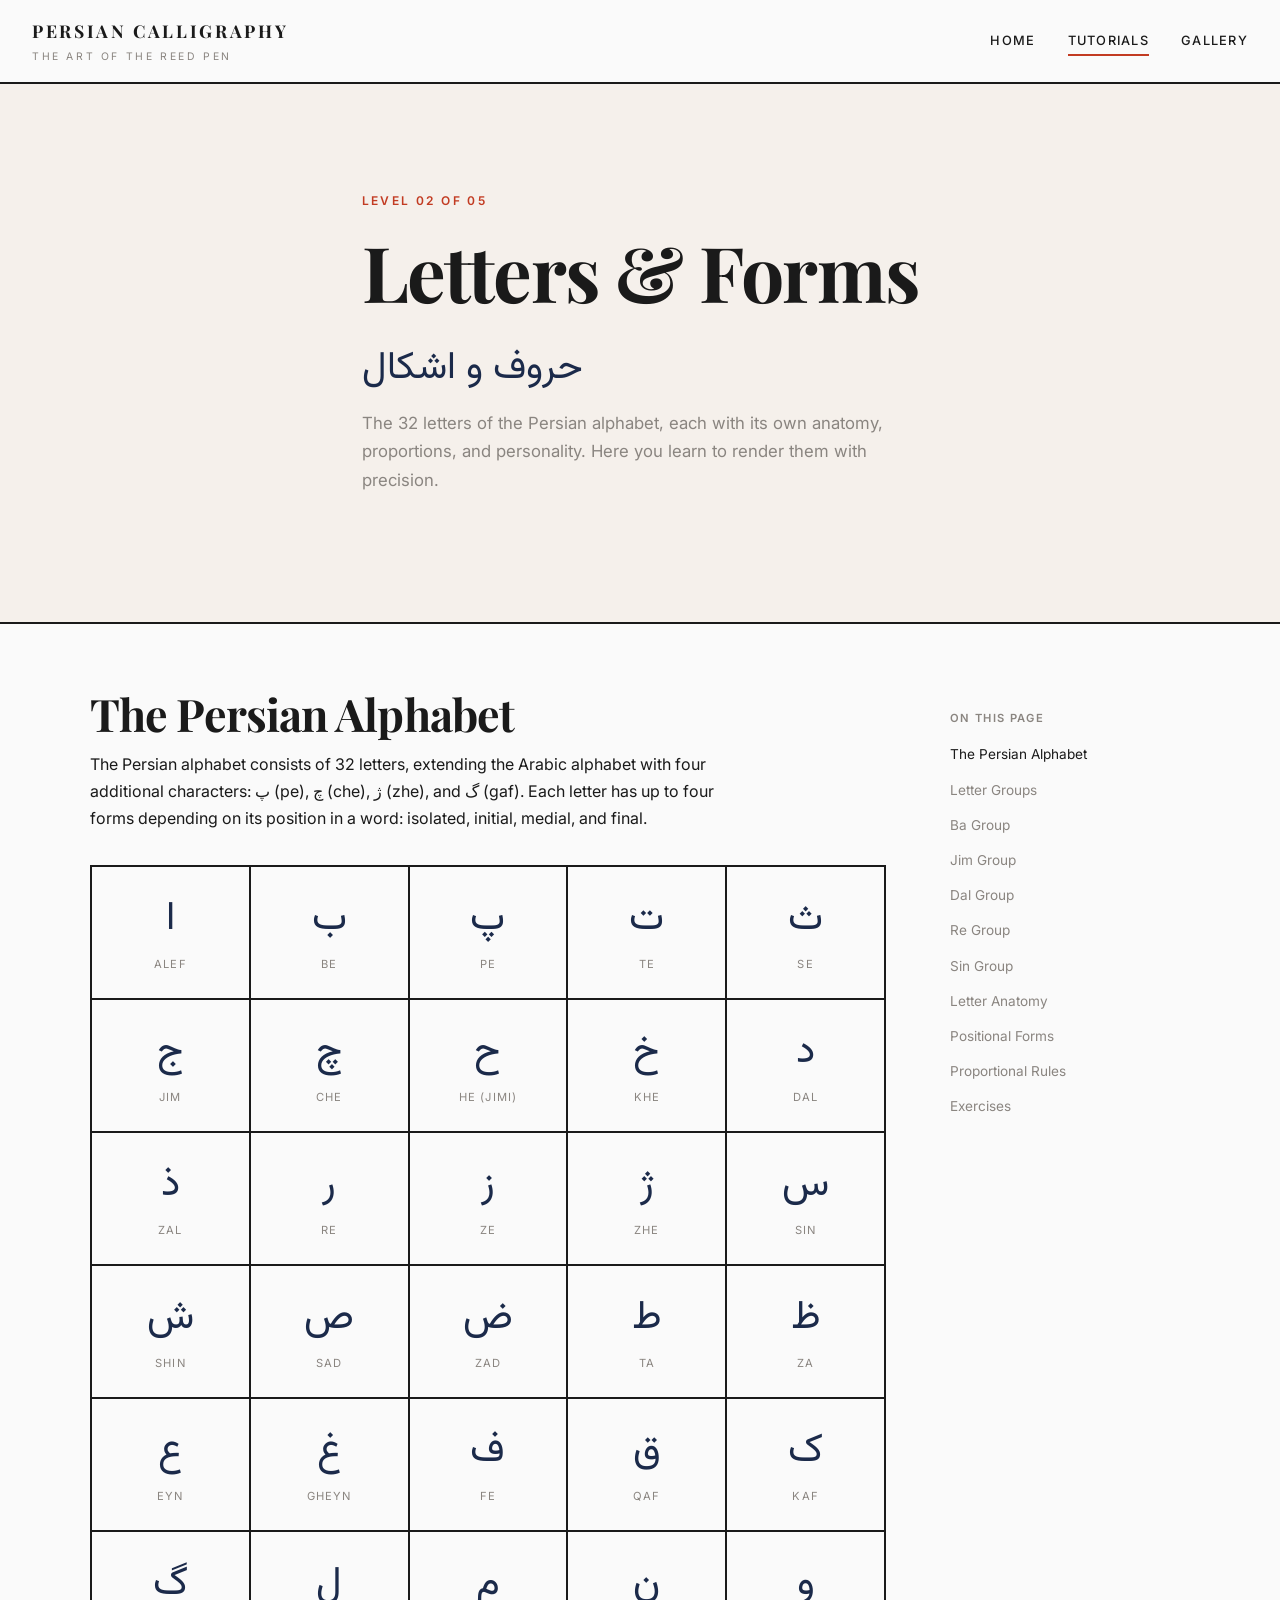
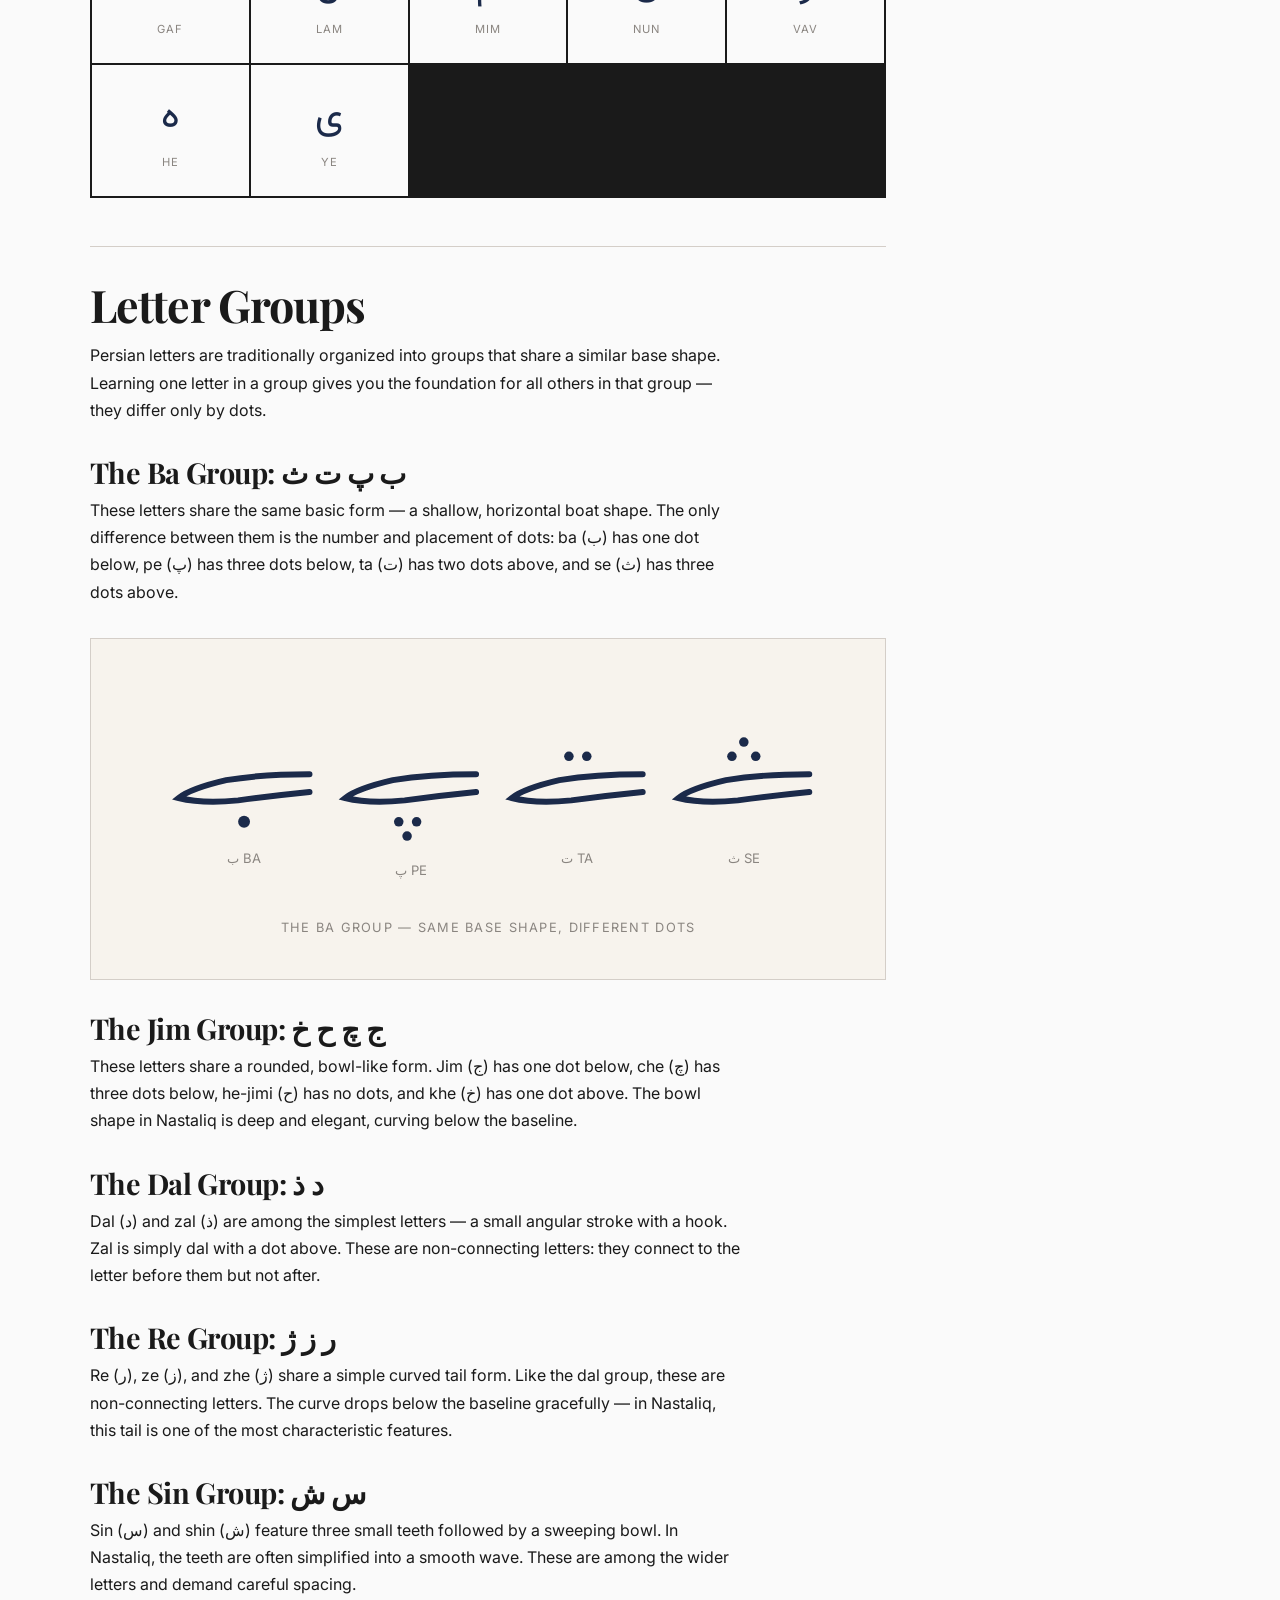
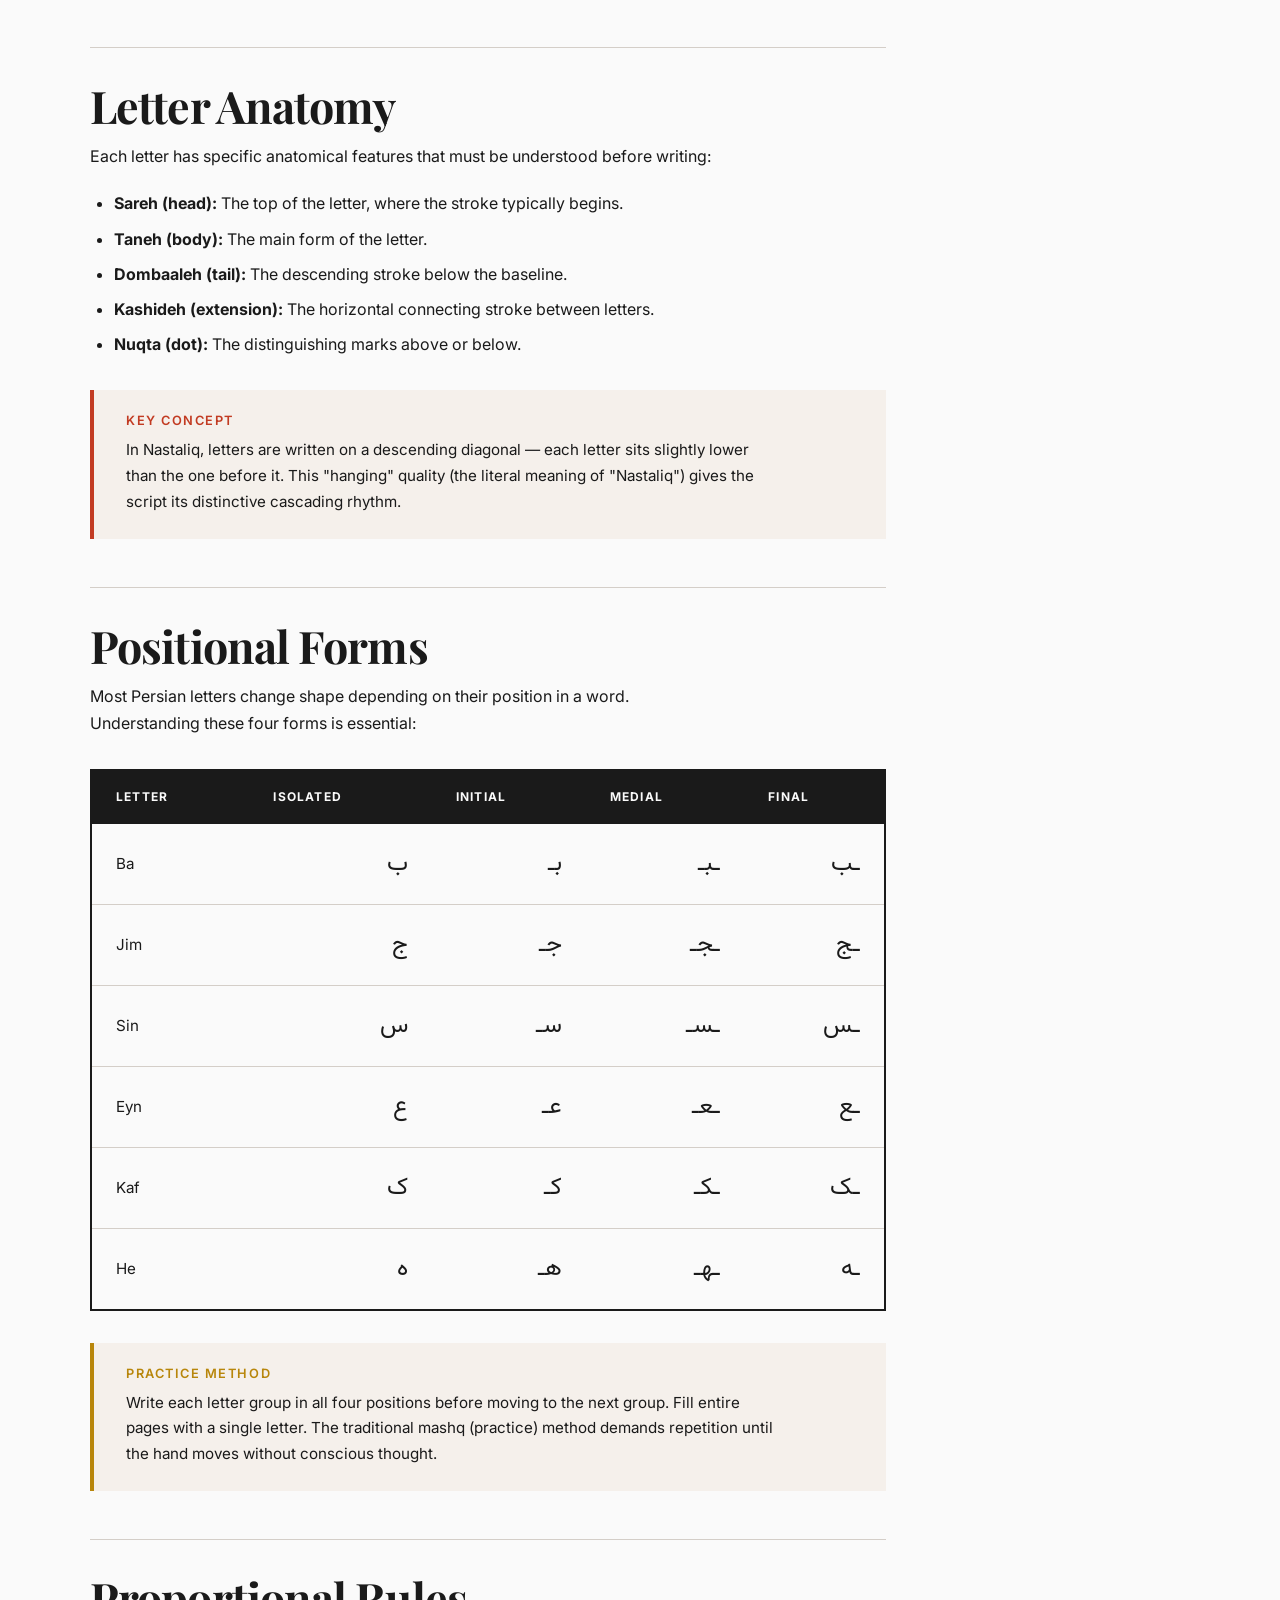
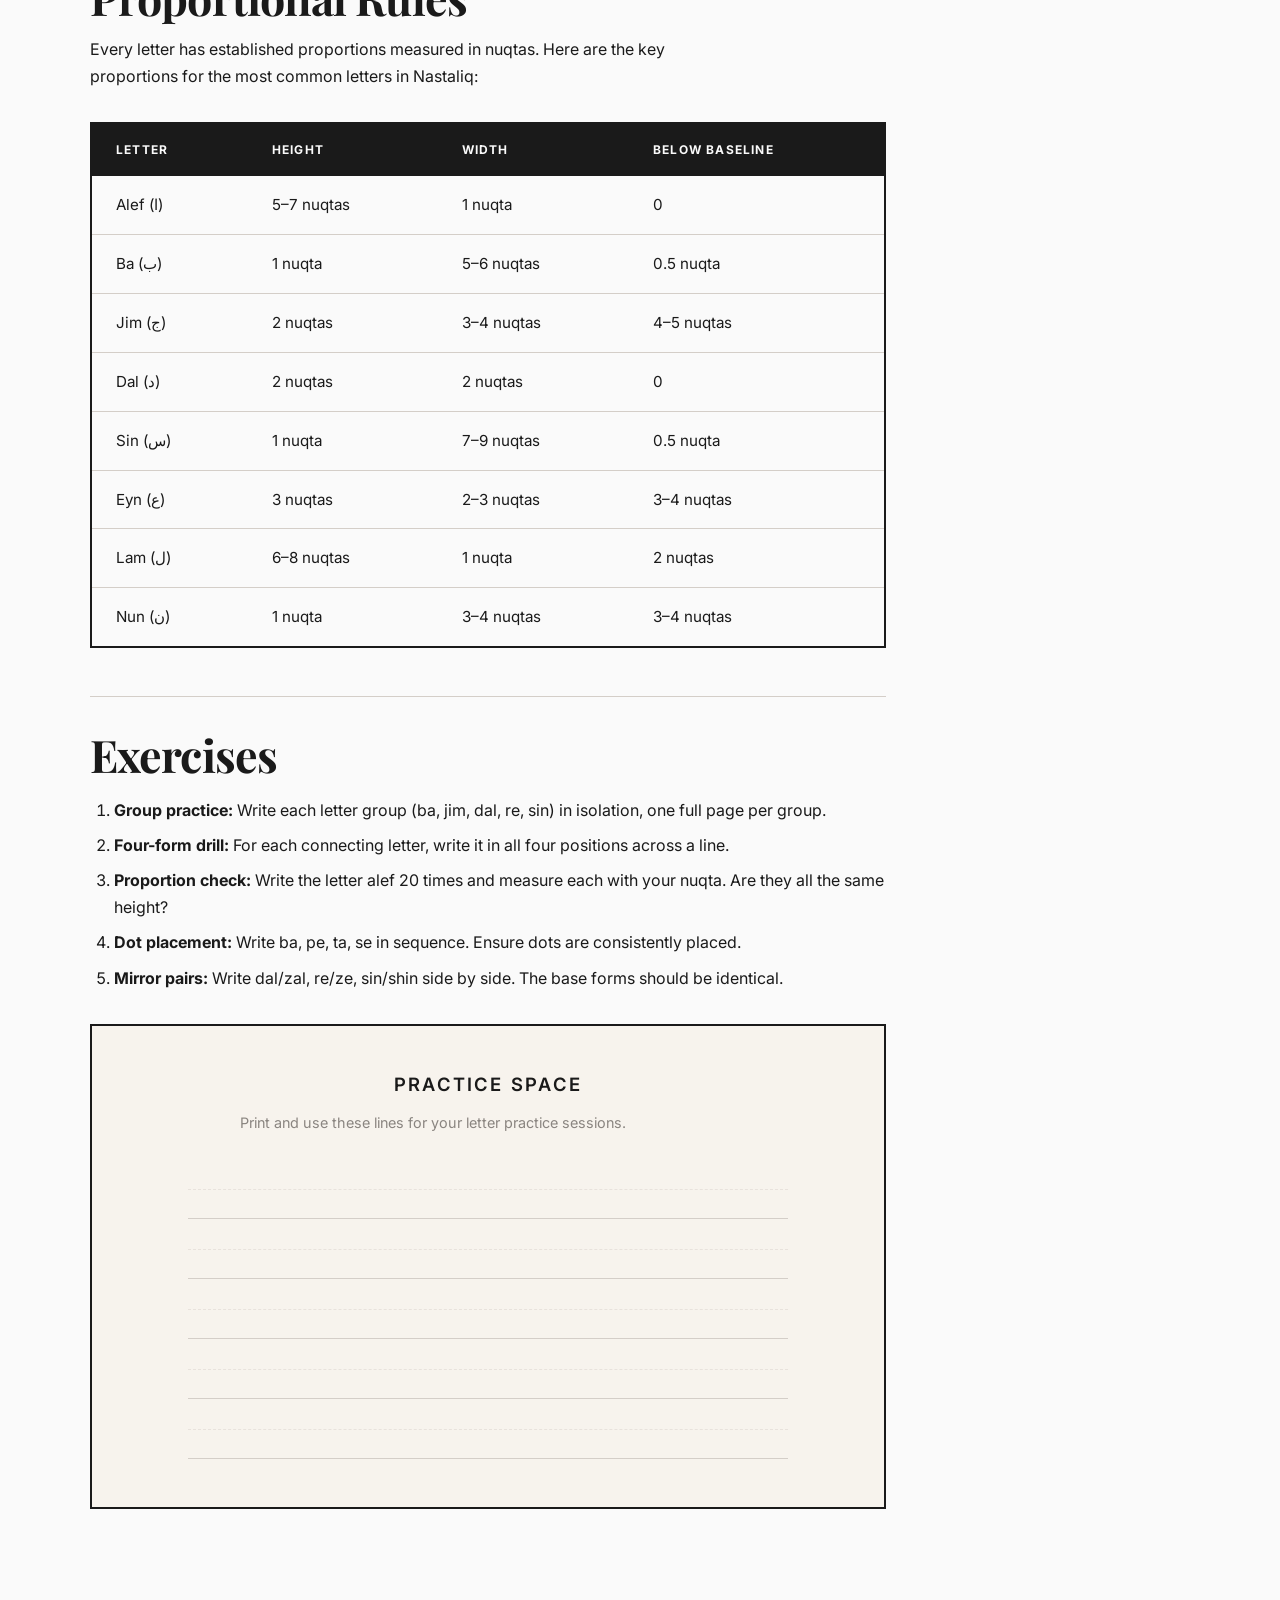
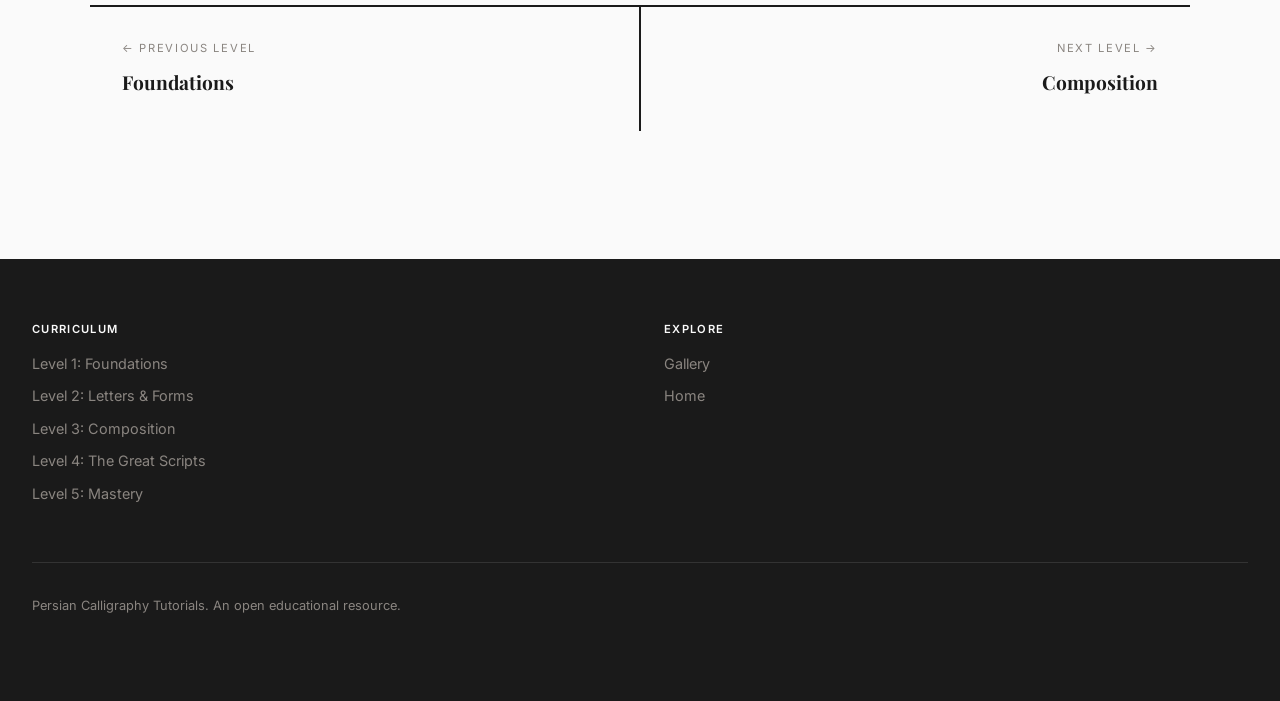
<file: tutorials/level-2.html>
<!DOCTYPE html>
<html lang="en">
<head>
  <meta charset="UTF-8">
  <meta name="viewport" content="width=device-width, initial-scale=1.0">
  <title>Level 2: Letters &amp; Forms — Persian Calligraphy</title>
  <meta name="description" content="Learn the Persian alphabet in calligraphic form. Letter anatomy, isolated forms, and proportional rules.">
  <link rel="preconnect" href="https://fonts.googleapis.com">
  <link rel="preconnect" href="https://fonts.gstatic.com" crossorigin>
  <link href="https://fonts.googleapis.com/css2?family=Playfair+Display:ital,wght@0,400;0,700;0,900;1,400&family=Inter:wght@300;400;500;600&family=Vazirmatn:wght@400;700&display=swap" rel="stylesheet">
  <link rel="stylesheet" href="../css/style.css">
</head>
<body>
  <div class="progress-bar" id="progressBar"></div>

  <!-- Header -->
  <header class="site-header">
    <div class="header-inner">
      <a href="../index.html" class="site-logo">
        Persian Calligraphy
        <span>The Art of the Reed Pen</span>
      </a>
      <button class="nav-toggle" aria-label="Toggle navigation" onclick="document.querySelector('.main-nav').classList.toggle('open')">
        <span></span><span></span><span></span>
      </button>
      <nav class="main-nav">
        <a href="../index.html">Home</a>
        <a href="level-1.html" class="active">Tutorials</a>
        <a href="../gallery.html">Gallery</a>
      </nav>
    </div>
  </header>

  <!-- Hero -->
  <section class="hero hero-tutorial">
    <div class="container">
      <span class="level-tag">Level 02 of 05</span>
      <h1>Letters &amp; Forms</h1>
      <div class="persian-display" style="text-align:left;font-size:clamp(1.5rem,3vw,2.5rem);color:var(--ink-blue);padding:0.5rem 0;">حروف و اشکال</div>
      <p style="max-width:550px;color:var(--mid-gray);font-size:1.05rem;">
        The 32 letters of the Persian alphabet, each with its own anatomy, proportions, and personality. Here you learn to render them with precision.
      </p>
    </div>
  </section>

  <!-- Content -->
  <section class="tutorial-content">
    <div class="tutorial-layout">
      <div class="tutorial-body">

        <h2 id="alphabet">The Persian Alphabet</h2>
        <p>
          The Persian alphabet consists of 32 letters, extending the Arabic alphabet with four
          additional characters: پ (pe), چ (che), ژ (zhe), and گ (gaf). Each letter has up to four
          forms depending on its position in a word: isolated, initial, medial, and final.
        </p>

        <div class="letter-grid">
          <div class="letter-cell"><div class="letter-large">ا</div><div class="letter-name">Alef</div></div>
          <div class="letter-cell"><div class="letter-large">ب</div><div class="letter-name">Be</div></div>
          <div class="letter-cell"><div class="letter-large">پ</div><div class="letter-name">Pe</div></div>
          <div class="letter-cell"><div class="letter-large">ت</div><div class="letter-name">Te</div></div>
          <div class="letter-cell"><div class="letter-large">ث</div><div class="letter-name">Se</div></div>
          <div class="letter-cell"><div class="letter-large">ج</div><div class="letter-name">Jim</div></div>
          <div class="letter-cell"><div class="letter-large">چ</div><div class="letter-name">Che</div></div>
          <div class="letter-cell"><div class="letter-large">ح</div><div class="letter-name">He (jimi)</div></div>
          <div class="letter-cell"><div class="letter-large">خ</div><div class="letter-name">Khe</div></div>
          <div class="letter-cell"><div class="letter-large">د</div><div class="letter-name">Dal</div></div>
          <div class="letter-cell"><div class="letter-large">ذ</div><div class="letter-name">Zal</div></div>
          <div class="letter-cell"><div class="letter-large">ر</div><div class="letter-name">Re</div></div>
          <div class="letter-cell"><div class="letter-large">ز</div><div class="letter-name">Ze</div></div>
          <div class="letter-cell"><div class="letter-large">ژ</div><div class="letter-name">Zhe</div></div>
          <div class="letter-cell"><div class="letter-large">س</div><div class="letter-name">Sin</div></div>
          <div class="letter-cell"><div class="letter-large">ش</div><div class="letter-name">Shin</div></div>
          <div class="letter-cell"><div class="letter-large">ص</div><div class="letter-name">Sad</div></div>
          <div class="letter-cell"><div class="letter-large">ض</div><div class="letter-name">Zad</div></div>
          <div class="letter-cell"><div class="letter-large">ط</div><div class="letter-name">Ta</div></div>
          <div class="letter-cell"><div class="letter-large">ظ</div><div class="letter-name">Za</div></div>
          <div class="letter-cell"><div class="letter-large">ع</div><div class="letter-name">Eyn</div></div>
          <div class="letter-cell"><div class="letter-large">غ</div><div class="letter-name">Gheyn</div></div>
          <div class="letter-cell"><div class="letter-large">ف</div><div class="letter-name">Fe</div></div>
          <div class="letter-cell"><div class="letter-large">ق</div><div class="letter-name">Qaf</div></div>
          <div class="letter-cell"><div class="letter-large">ک</div><div class="letter-name">Kaf</div></div>
          <div class="letter-cell"><div class="letter-large">گ</div><div class="letter-name">Gaf</div></div>
          <div class="letter-cell"><div class="letter-large">ل</div><div class="letter-name">Lam</div></div>
          <div class="letter-cell"><div class="letter-large">م</div><div class="letter-name">Mim</div></div>
          <div class="letter-cell"><div class="letter-large">ن</div><div class="letter-name">Nun</div></div>
          <div class="letter-cell"><div class="letter-large">و</div><div class="letter-name">Vav</div></div>
          <div class="letter-cell"><div class="letter-large">ه</div><div class="letter-name">He</div></div>
          <div class="letter-cell"><div class="letter-large">ی</div><div class="letter-name">Ye</div></div>
        </div>

        <h2 id="groups">Letter Groups</h2>
        <p>
          Persian letters are traditionally organized into groups that share a similar base shape.
          Learning one letter in a group gives you the foundation for all others in that group —
          they differ only by dots.
        </p>

        <h3 id="group-ba">The Ba Group: ب پ ت ث</h3>
        <p>
          These letters share the same basic form — a shallow, horizontal boat shape.
          The only difference between them is the number and placement of dots:
          ba (ب) has one dot below, pe (پ) has three dots below, ta (ت) has two dots above,
          and se (ث) has three dots above.
        </p>

        <div class="stroke-diagram">
          <svg viewBox="0 0 600 180" xmlns="http://www.w3.org/2000/svg">
            <!-- Ba base shape -->
            <g transform="translate(30, 20)">
              <!-- The boat shape -->
              <path d="M 120,60 Q 80,60 50,65 Q 20,72 10,80 Q 30,85 60,82 Q 90,78 120,75" fill="none" stroke="#1b2a4a" stroke-width="5" stroke-linecap="round"/>
              <!-- Dot below for ba -->
              <circle cx="65" cy="100" r="5" fill="#1b2a4a"/>
              <text x="65" y="135" font-size="11" fill="#8a8580" text-anchor="middle" font-family="Inter, sans-serif">ب BA</text>
            </g>
            <!-- Pe -->
            <g transform="translate(170, 20)">
              <path d="M 120,60 Q 80,60 50,65 Q 20,72 10,80 Q 30,85 60,82 Q 90,78 120,75" fill="none" stroke="#1b2a4a" stroke-width="5" stroke-linecap="round"/>
              <circle cx="55" cy="100" r="4" fill="#1b2a4a"/>
              <circle cx="70" cy="100" r="4" fill="#1b2a4a"/>
              <circle cx="62" cy="112" r="4" fill="#1b2a4a"/>
              <text x="65" y="145" font-size="11" fill="#8a8580" text-anchor="middle" font-family="Inter, sans-serif">پ PE</text>
            </g>
            <!-- Ta -->
            <g transform="translate(310, 20)">
              <path d="M 120,60 Q 80,60 50,65 Q 20,72 10,80 Q 30,85 60,82 Q 90,78 120,75" fill="none" stroke="#1b2a4a" stroke-width="5" stroke-linecap="round"/>
              <circle cx="58" cy="45" r="4" fill="#1b2a4a"/>
              <circle cx="73" cy="45" r="4" fill="#1b2a4a"/>
              <text x="65" y="135" font-size="11" fill="#8a8580" text-anchor="middle" font-family="Inter, sans-serif">ت TA</text>
            </g>
            <!-- Se -->
            <g transform="translate(450, 20)">
              <path d="M 120,60 Q 80,60 50,65 Q 20,72 10,80 Q 30,85 60,82 Q 90,78 120,75" fill="none" stroke="#1b2a4a" stroke-width="5" stroke-linecap="round"/>
              <circle cx="55" cy="45" r="4" fill="#1b2a4a"/>
              <circle cx="75" cy="45" r="4" fill="#1b2a4a"/>
              <circle cx="65" cy="33" r="4" fill="#1b2a4a"/>
              <text x="65" y="135" font-size="11" fill="#8a8580" text-anchor="middle" font-family="Inter, sans-serif">ث SE</text>
            </g>
          </svg>
          <div class="caption">The Ba Group — Same base shape, different dots</div>
        </div>

        <h3 id="group-jim">The Jim Group: ج چ ح خ</h3>
        <p>
          These letters share a rounded, bowl-like form. Jim (ج) has one dot below,
          che (چ) has three dots below, he-jimi (ح) has no dots, and khe (خ) has one dot above.
          The bowl shape in Nastaliq is deep and elegant, curving below the baseline.
        </p>

        <h3 id="group-dal">The Dal Group: د ذ</h3>
        <p>
          Dal (د) and zal (ذ) are among the simplest letters — a small angular stroke
          with a hook. Zal is simply dal with a dot above. These are non-connecting letters:
          they connect to the letter before them but not after.
        </p>

        <h3 id="group-re">The Re Group: ر ز ژ</h3>
        <p>
          Re (ر), ze (ز), and zhe (ژ) share a simple curved tail form. Like the dal group,
          these are non-connecting letters. The curve drops below the baseline gracefully —
          in Nastaliq, this tail is one of the most characteristic features.
        </p>

        <h3 id="group-sin">The Sin Group: س ش</h3>
        <p>
          Sin (س) and shin (ش) feature three small teeth followed by a sweeping bowl.
          In Nastaliq, the teeth are often simplified into a smooth wave. These are among
          the wider letters and demand careful spacing.
        </p>

        <h2 id="anatomy">Letter Anatomy</h2>
        <p>
          Each letter has specific anatomical features that must be understood before writing:
        </p>

        <ul>
          <li><strong>Sareh (head):</strong> The top of the letter, where the stroke typically begins.</li>
          <li><strong>Taneh (body):</strong> The main form of the letter.</li>
          <li><strong>Dombaaleh (tail):</strong> The descending stroke below the baseline.</li>
          <li><strong>Kashideh (extension):</strong> The horizontal connecting stroke between letters.</li>
          <li><strong>Nuqta (dot):</strong> The distinguishing marks above or below.</li>
        </ul>

        <div class="info-box">
          <h4>Key Concept</h4>
          <p>
            In Nastaliq, letters are written on a descending diagonal — each letter sits slightly
            lower than the one before it. This "hanging" quality (the literal meaning of "Nastaliq")
            gives the script its distinctive cascading rhythm.
          </p>
        </div>

        <h2 id="positions">Positional Forms</h2>
        <p>
          Most Persian letters change shape depending on their position in a word.
          Understanding these four forms is essential:
        </p>

        <table class="comparison-table">
          <thead>
            <tr>
              <th>Letter</th>
              <th>Isolated</th>
              <th>Initial</th>
              <th>Medial</th>
              <th>Final</th>
            </tr>
          </thead>
          <tbody>
            <tr>
              <td>Ba</td>
              <td class="persian-text" style="font-size:1.5rem">ب</td>
              <td class="persian-text" style="font-size:1.5rem">بـ</td>
              <td class="persian-text" style="font-size:1.5rem">ـبـ</td>
              <td class="persian-text" style="font-size:1.5rem">ـب</td>
            </tr>
            <tr>
              <td>Jim</td>
              <td class="persian-text" style="font-size:1.5rem">ج</td>
              <td class="persian-text" style="font-size:1.5rem">جـ</td>
              <td class="persian-text" style="font-size:1.5rem">ـجـ</td>
              <td class="persian-text" style="font-size:1.5rem">ـج</td>
            </tr>
            <tr>
              <td>Sin</td>
              <td class="persian-text" style="font-size:1.5rem">س</td>
              <td class="persian-text" style="font-size:1.5rem">سـ</td>
              <td class="persian-text" style="font-size:1.5rem">ـسـ</td>
              <td class="persian-text" style="font-size:1.5rem">ـس</td>
            </tr>
            <tr>
              <td>Eyn</td>
              <td class="persian-text" style="font-size:1.5rem">ع</td>
              <td class="persian-text" style="font-size:1.5rem">عـ</td>
              <td class="persian-text" style="font-size:1.5rem">ـعـ</td>
              <td class="persian-text" style="font-size:1.5rem">ـع</td>
            </tr>
            <tr>
              <td>Kaf</td>
              <td class="persian-text" style="font-size:1.5rem">ک</td>
              <td class="persian-text" style="font-size:1.5rem">کـ</td>
              <td class="persian-text" style="font-size:1.5rem">ـکـ</td>
              <td class="persian-text" style="font-size:1.5rem">ـک</td>
            </tr>
            <tr>
              <td>He</td>
              <td class="persian-text" style="font-size:1.5rem">ه</td>
              <td class="persian-text" style="font-size:1.5rem">هـ</td>
              <td class="persian-text" style="font-size:1.5rem">ـهـ</td>
              <td class="persian-text" style="font-size:1.5rem">ـه</td>
            </tr>
          </tbody>
        </table>

        <div class="info-box tip-box">
          <h4>Practice Method</h4>
          <p>
            Write each letter group in all four positions before moving to the next group.
            Fill entire pages with a single letter. The traditional mashq (practice) method
            demands repetition until the hand moves without conscious thought.
          </p>
        </div>

        <h2 id="proportions">Proportional Rules</h2>
        <p>
          Every letter has established proportions measured in nuqtas. Here are the key
          proportions for the most common letters in Nastaliq:
        </p>

        <table class="comparison-table">
          <thead>
            <tr>
              <th>Letter</th>
              <th>Height</th>
              <th>Width</th>
              <th>Below Baseline</th>
            </tr>
          </thead>
          <tbody>
            <tr><td>Alef (ا)</td><td>5–7 nuqtas</td><td>1 nuqta</td><td>0</td></tr>
            <tr><td>Ba (ب)</td><td>1 nuqta</td><td>5–6 nuqtas</td><td>0.5 nuqta</td></tr>
            <tr><td>Jim (ج)</td><td>2 nuqtas</td><td>3–4 nuqtas</td><td>4–5 nuqtas</td></tr>
            <tr><td>Dal (د)</td><td>2 nuqtas</td><td>2 nuqtas</td><td>0</td></tr>
            <tr><td>Sin (س)</td><td>1 nuqta</td><td>7–9 nuqtas</td><td>0.5 nuqta</td></tr>
            <tr><td>Eyn (ع)</td><td>3 nuqtas</td><td>2–3 nuqtas</td><td>3–4 nuqtas</td></tr>
            <tr><td>Lam (ل)</td><td>6–8 nuqtas</td><td>1 nuqta</td><td>2 nuqtas</td></tr>
            <tr><td>Nun (ن)</td><td>1 nuqta</td><td>3–4 nuqtas</td><td>3–4 nuqtas</td></tr>
          </tbody>
        </table>

        <h2 id="exercises">Exercises</h2>
        <ol>
          <li><strong>Group practice:</strong> Write each letter group (ba, jim, dal, re, sin) in isolation, one full page per group.</li>
          <li><strong>Four-form drill:</strong> For each connecting letter, write it in all four positions across a line.</li>
          <li><strong>Proportion check:</strong> Write the letter alef 20 times and measure each with your nuqta. Are they all the same height?</li>
          <li><strong>Dot placement:</strong> Write ba, pe, ta, se in sequence. Ensure dots are consistently placed.</li>
          <li><strong>Mirror pairs:</strong> Write dal/zal, re/ze, sin/shin side by side. The base forms should be identical.</li>
        </ol>

        <div class="practice-area">
          <h4>Practice Space</h4>
          <p style="color:var(--mid-gray);font-size:0.9rem;margin-bottom:1.5rem;">
            Print and use these lines for your letter practice sessions.
          </p>
          <div class="practice-lines">
            <div class="line"></div>
            <div class="line"></div>
            <div class="line"></div>
            <div class="line"></div>
            <div class="line"></div>
          </div>
        </div>

      </div>

      <!-- Table of Contents -->
      <aside class="toc">
        <h4>On This Page</h4>
        <ul>
          <li><a href="#alphabet">The Persian Alphabet</a></li>
          <li><a href="#groups">Letter Groups</a></li>
          <li><a href="#group-ba">Ba Group</a></li>
          <li><a href="#group-jim">Jim Group</a></li>
          <li><a href="#group-dal">Dal Group</a></li>
          <li><a href="#group-re">Re Group</a></li>
          <li><a href="#group-sin">Sin Group</a></li>
          <li><a href="#anatomy">Letter Anatomy</a></li>
          <li><a href="#positions">Positional Forms</a></li>
          <li><a href="#proportions">Proportional Rules</a></li>
          <li><a href="#exercises">Exercises</a></li>
        </ul>
      </aside>
    </div>

    <!-- Tutorial Navigation -->
    <div class="tutorial-nav" style="max-width:1100px;margin:4rem auto 0;">
      <a href="level-1.html">
        <span class="nav-label">← Previous Level</span>
        <span class="nav-title">Foundations</span>
      </a>
      <a href="level-3.html">
        <span class="nav-label">Next Level →</span>
        <span class="nav-title">Composition</span>
      </a>
    </div>
  </section>

  <!-- Footer -->
  <footer class="site-footer">
    <div class="footer-inner">
      <div class="footer-section">
        <h4>Curriculum</h4>
        <a href="level-1.html">Level 1: Foundations</a>
        <a href="level-2.html">Level 2: Letters &amp; Forms</a>
        <a href="level-3.html">Level 3: Composition</a>
        <a href="level-4.html">Level 4: The Great Scripts</a>
        <a href="level-5.html">Level 5: Mastery</a>
      </div>
      <div class="footer-section">
        <h4>Explore</h4>
        <a href="../gallery.html">Gallery</a>
        <a href="../index.html">Home</a>
      </div>
    </div>
    <div class="footer-bottom">
      <p>Persian Calligraphy Tutorials. An open educational resource.</p>
    </div>
  </footer>

  <script src="../js/main.js"></script>
</body>
</html>
</file>
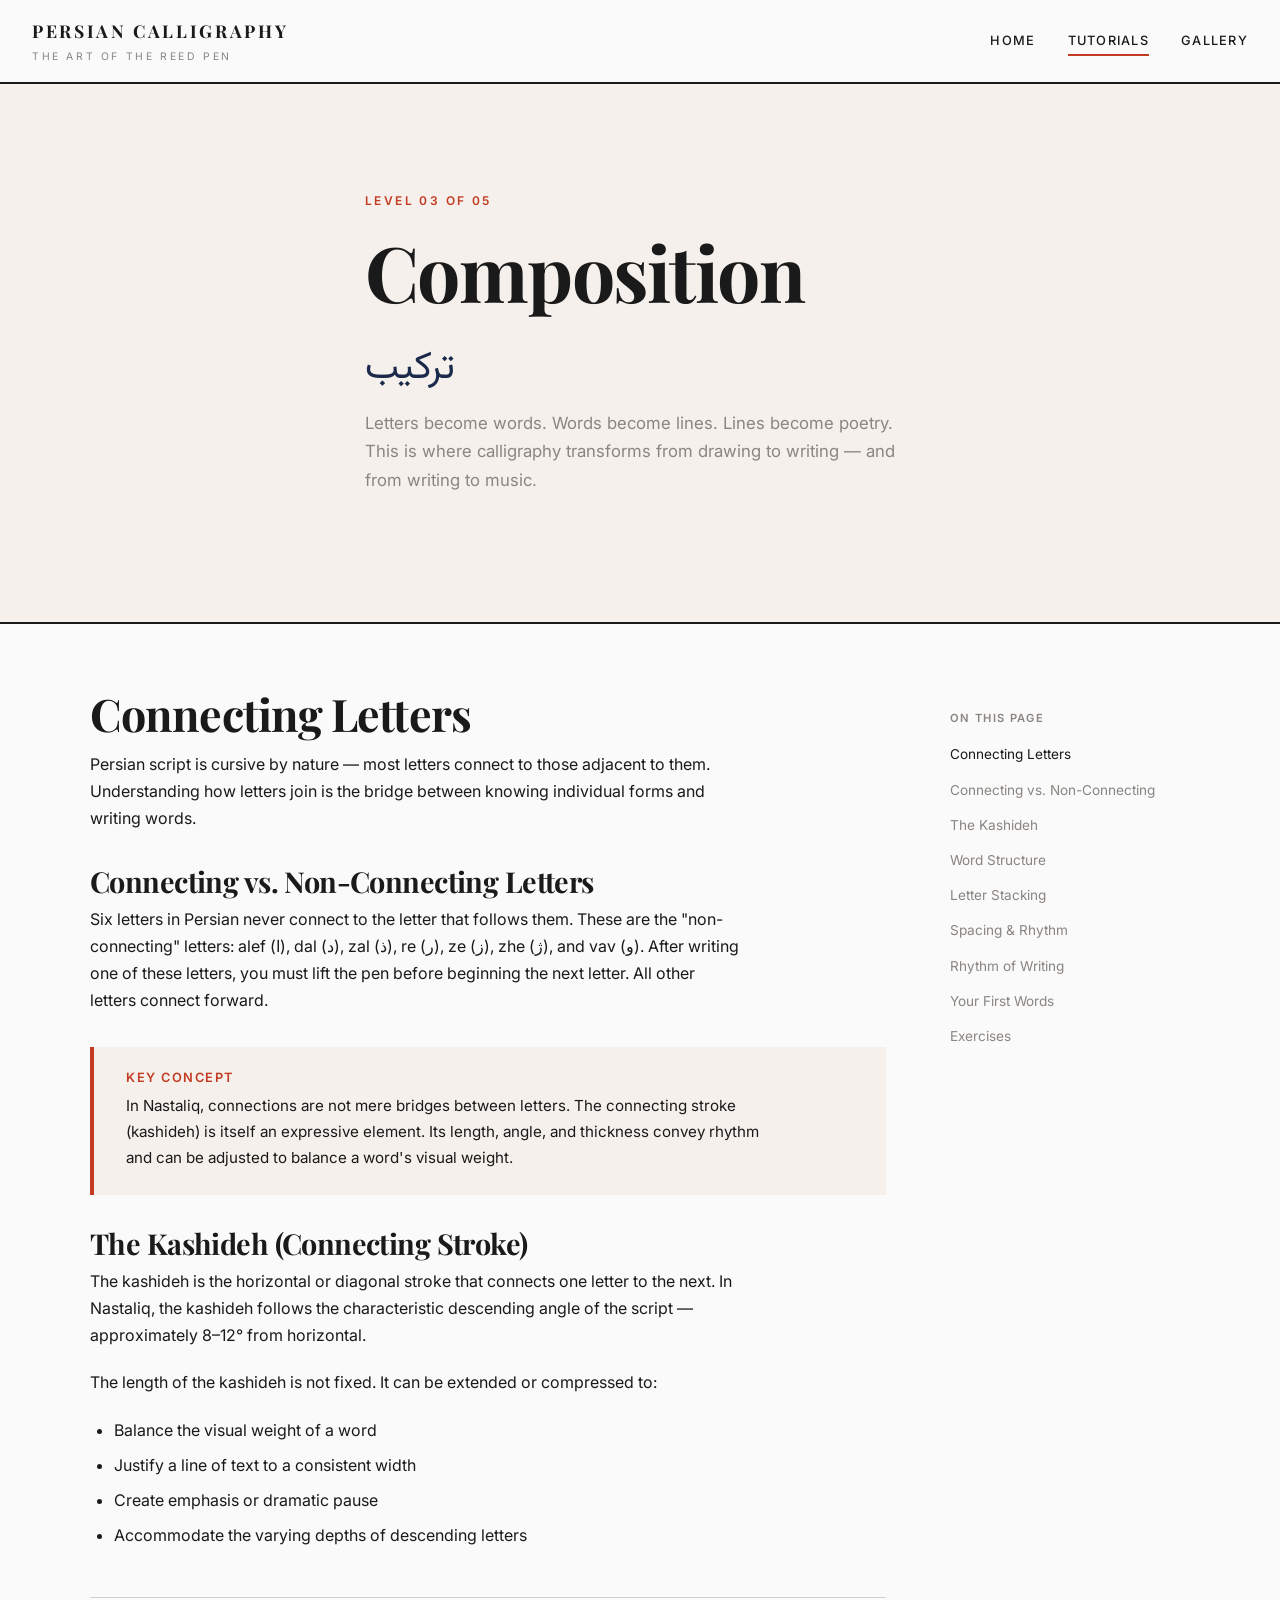
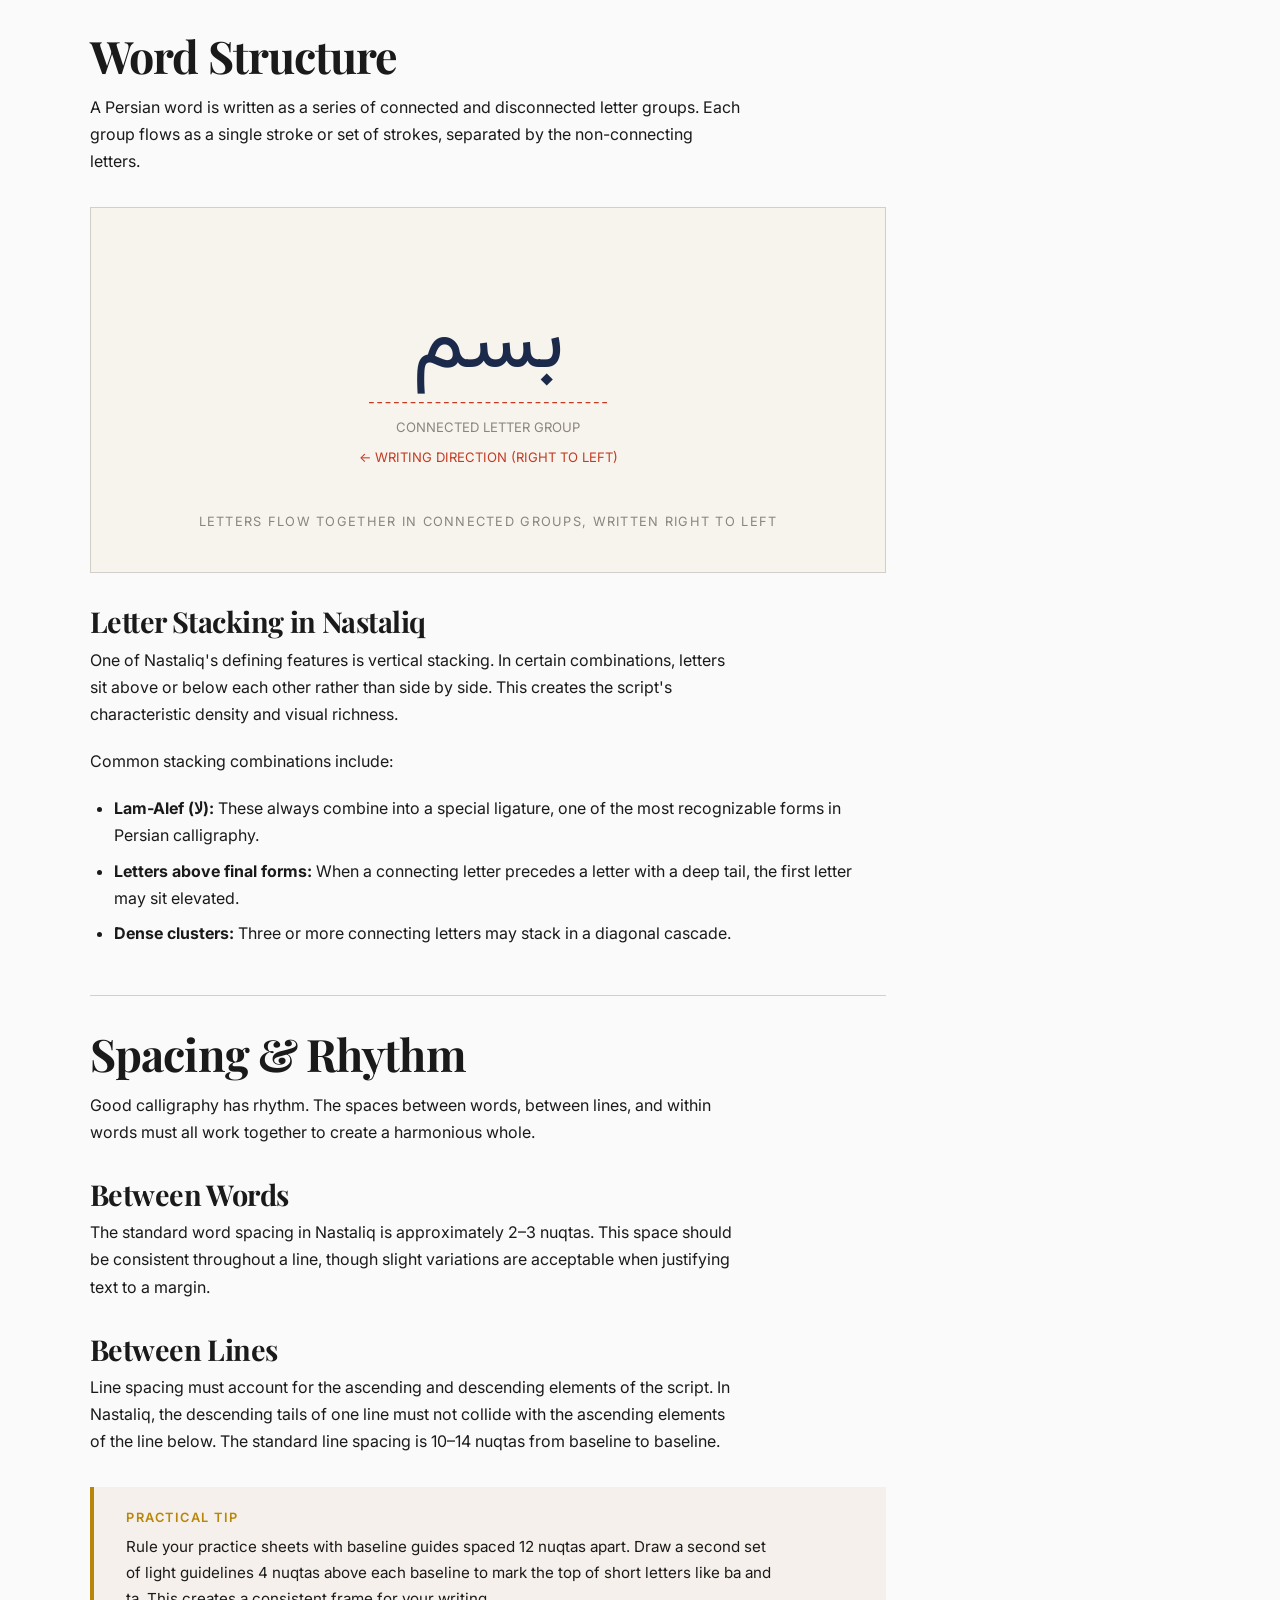
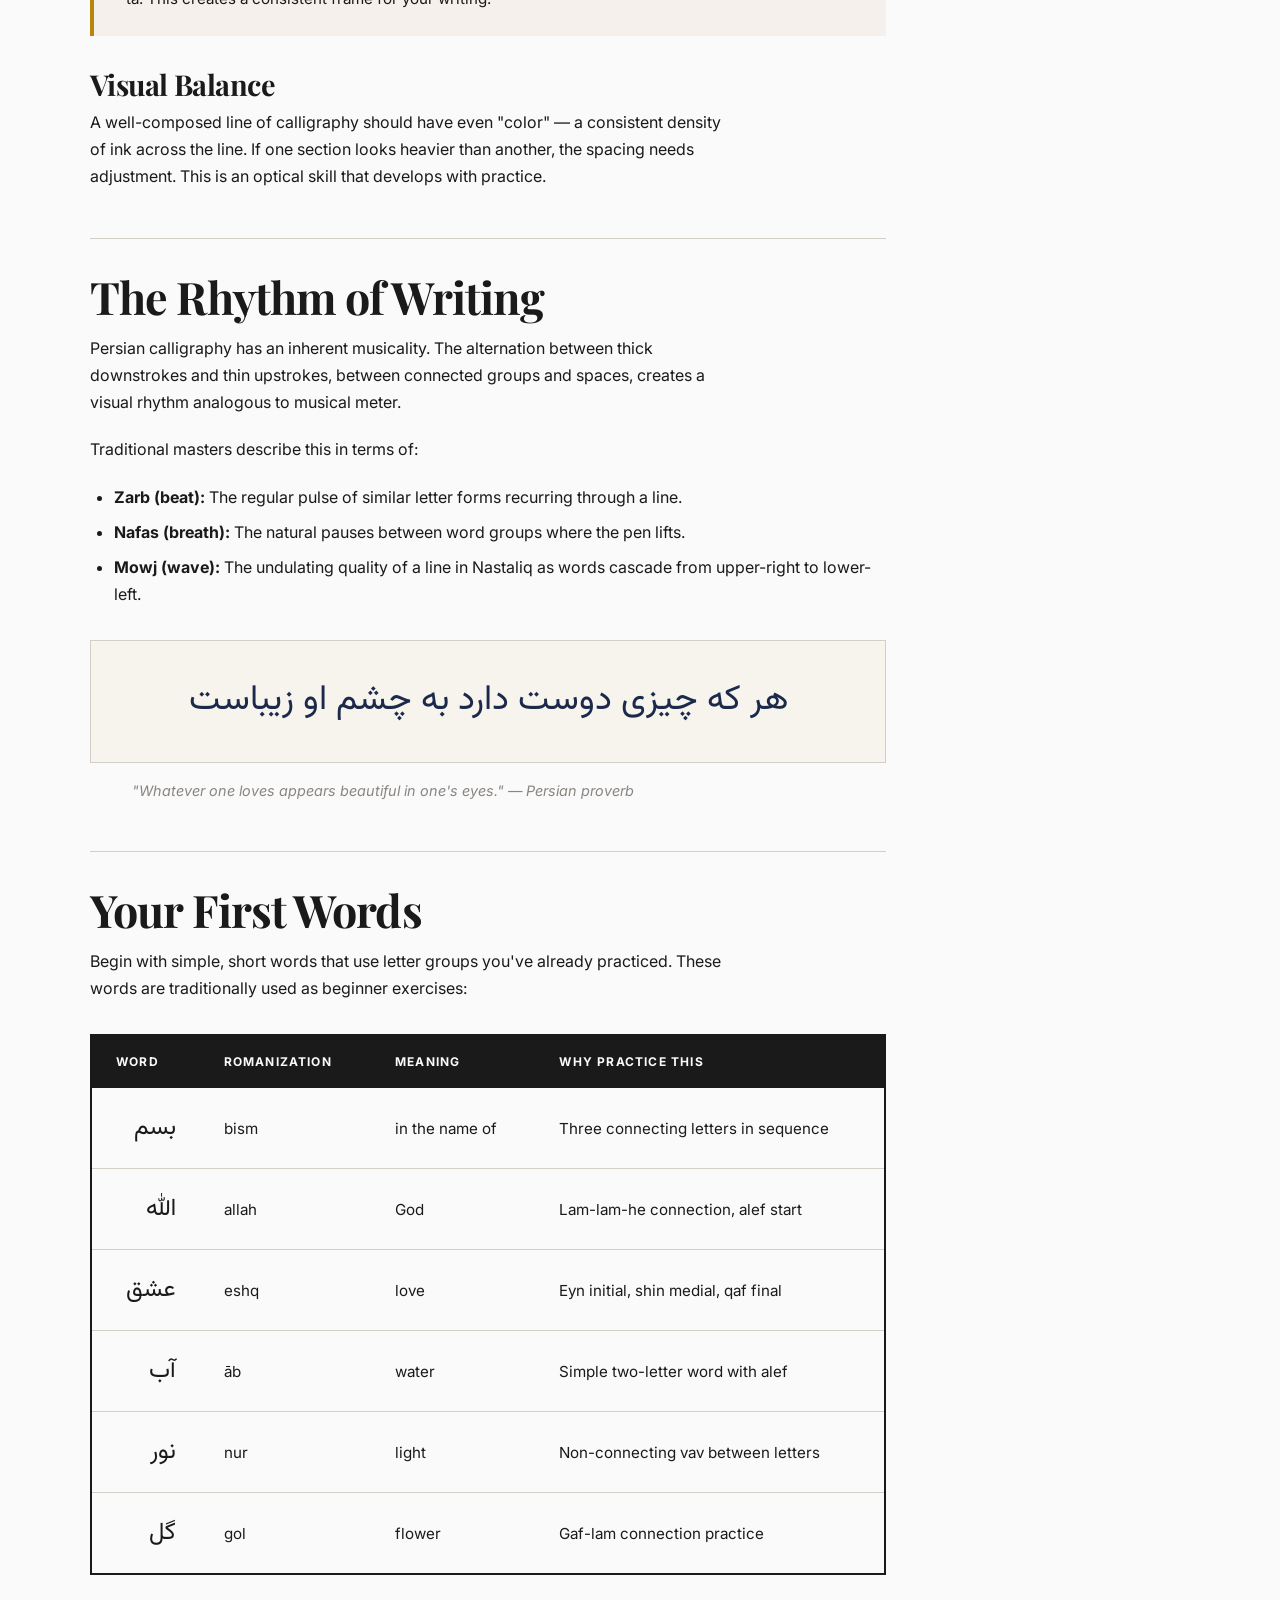
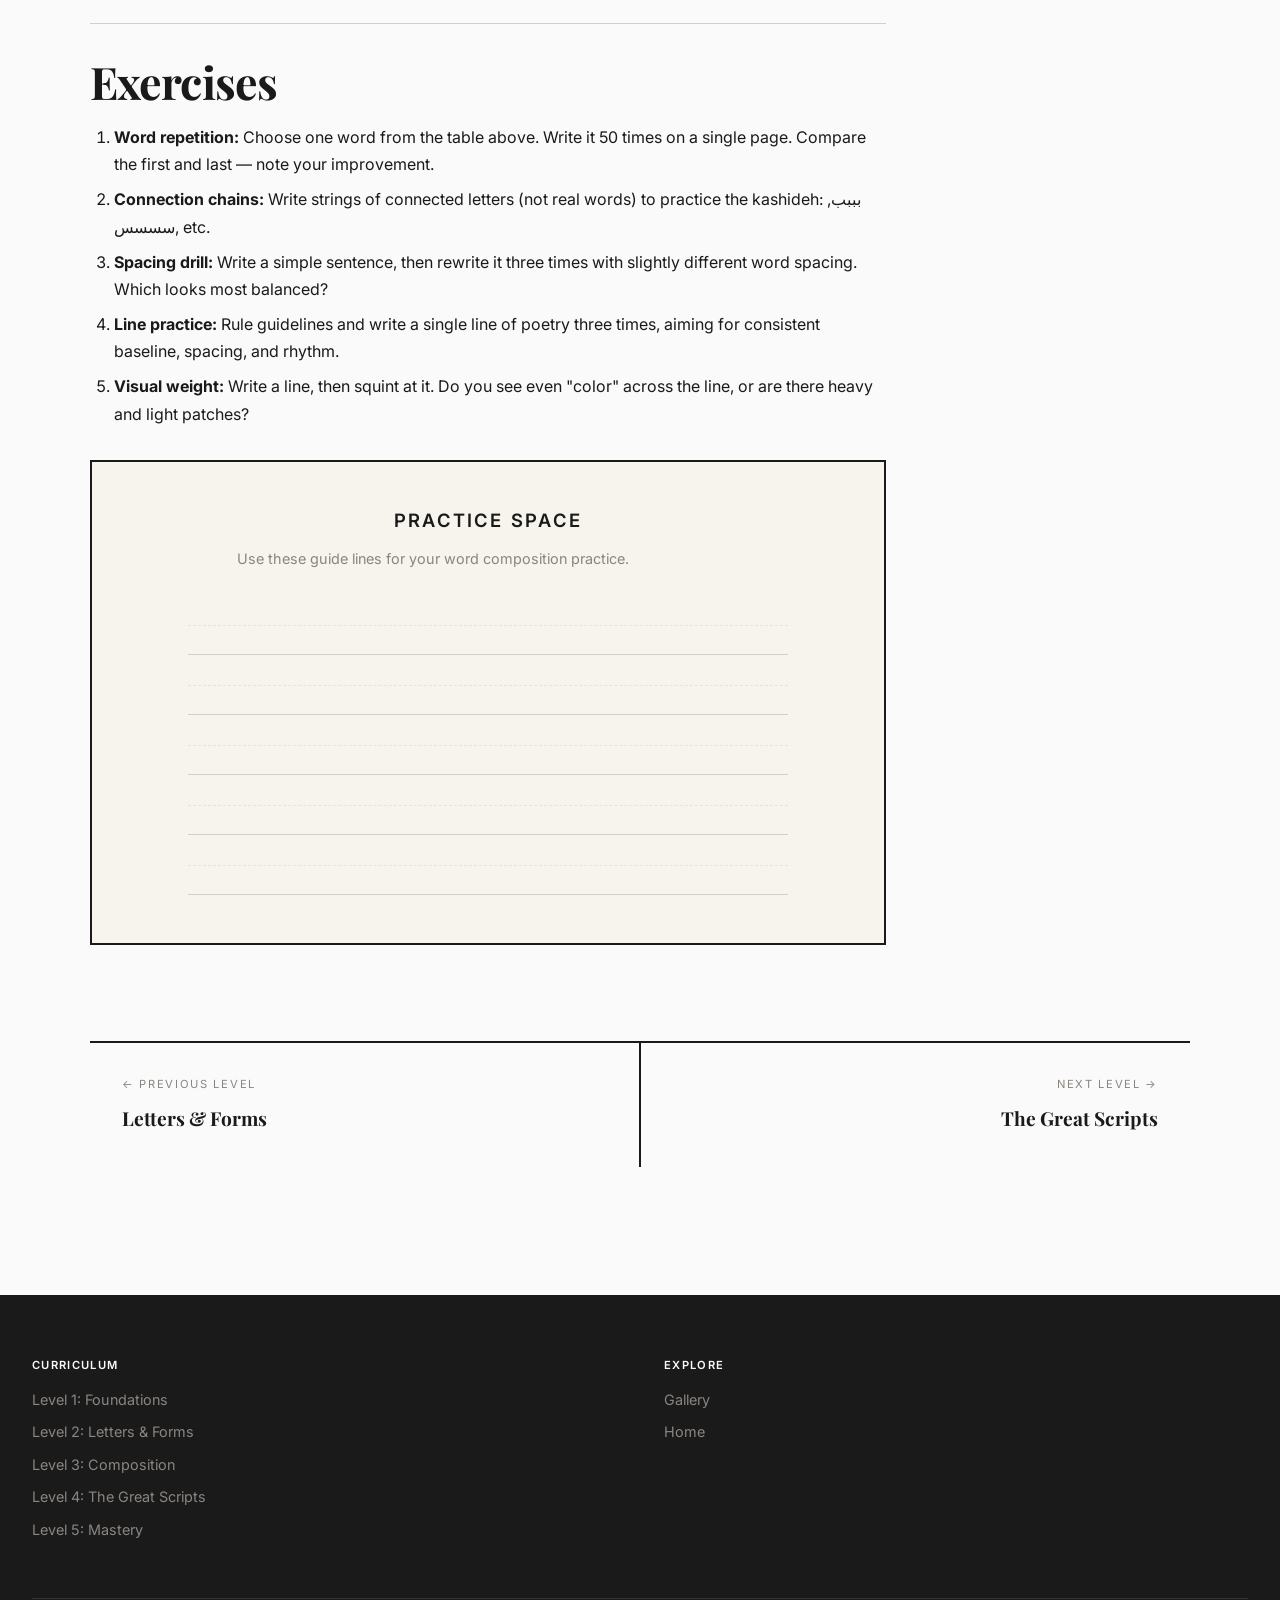
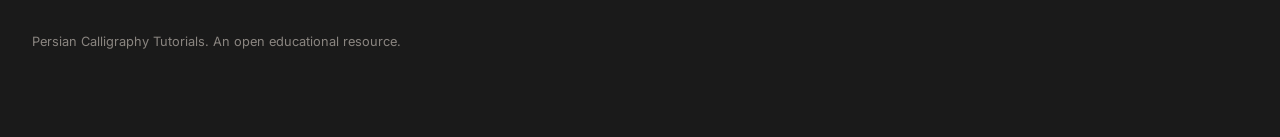
<file: tutorials/level-3.html>
<!DOCTYPE html>
<html lang="en">
<head>
  <meta charset="UTF-8">
  <meta name="viewport" content="width=device-width, initial-scale=1.0">
  <title>Level 3: Composition — Persian Calligraphy</title>
  <meta name="description" content="Master the art of connecting letters into words. Spacing, rhythm, and flow in Persian calligraphy.">
  <link rel="preconnect" href="https://fonts.googleapis.com">
  <link rel="preconnect" href="https://fonts.gstatic.com" crossorigin>
  <link href="https://fonts.googleapis.com/css2?family=Playfair+Display:ital,wght@0,400;0,700;0,900;1,400&family=Inter:wght@300;400;500;600&family=Vazirmatn:wght@400;700&display=swap" rel="stylesheet">
  <link rel="stylesheet" href="../css/style.css">
</head>
<body>
  <div class="progress-bar" id="progressBar"></div>

  <!-- Header -->
  <header class="site-header">
    <div class="header-inner">
      <a href="../index.html" class="site-logo">
        Persian Calligraphy
        <span>The Art of the Reed Pen</span>
      </a>
      <button class="nav-toggle" aria-label="Toggle navigation" onclick="document.querySelector('.main-nav').classList.toggle('open')">
        <span></span><span></span><span></span>
      </button>
      <nav class="main-nav">
        <a href="../index.html">Home</a>
        <a href="level-1.html" class="active">Tutorials</a>
        <a href="../gallery.html">Gallery</a>
      </nav>
    </div>
  </header>

  <!-- Hero -->
  <section class="hero hero-tutorial">
    <div class="container">
      <span class="level-tag">Level 03 of 05</span>
      <h1>Composition</h1>
      <div class="persian-display" style="text-align:left;font-size:clamp(1.5rem,3vw,2.5rem);color:var(--ink-blue);padding:0.5rem 0;">ترکیب</div>
      <p style="max-width:550px;color:var(--mid-gray);font-size:1.05rem;">
        Letters become words. Words become lines. Lines become poetry. This is where calligraphy transforms from drawing to writing — and from writing to music.
      </p>
    </div>
  </section>

  <!-- Content -->
  <section class="tutorial-content">
    <div class="tutorial-layout">
      <div class="tutorial-body">

        <h2 id="connections">Connecting Letters</h2>
        <p>
          Persian script is cursive by nature — most letters connect to those adjacent to them.
          Understanding how letters join is the bridge between knowing individual forms and writing words.
        </p>

        <h3 id="connecting-vs-non">Connecting vs. Non-Connecting Letters</h3>
        <p>
          Six letters in Persian never connect to the letter that follows them. These are the
          "non-connecting" letters: alef (ا), dal (د), zal (ذ), re (ر), ze (ز), zhe (ژ),
          and vav (و). After writing one of these letters, you must lift the pen before beginning
          the next letter. All other letters connect forward.
        </p>

        <div class="info-box">
          <h4>Key Concept</h4>
          <p>
            In Nastaliq, connections are not mere bridges between letters. The connecting stroke
            (kashideh) is itself an expressive element. Its length, angle, and thickness convey
            rhythm and can be adjusted to balance a word's visual weight.
          </p>
        </div>

        <h3 id="kashideh">The Kashideh (Connecting Stroke)</h3>
        <p>
          The kashideh is the horizontal or diagonal stroke that connects one letter to the next.
          In Nastaliq, the kashideh follows the characteristic descending angle of the script —
          approximately 8–12° from horizontal.
        </p>
        <p>
          The length of the kashideh is not fixed. It can be extended or compressed to:
        </p>
        <ul>
          <li>Balance the visual weight of a word</li>
          <li>Justify a line of text to a consistent width</li>
          <li>Create emphasis or dramatic pause</li>
          <li>Accommodate the varying depths of descending letters</li>
        </ul>

        <h2 id="word-structure">Word Structure</h2>
        <p>
          A Persian word is written as a series of connected and disconnected letter groups.
          Each group flows as a single stroke or set of strokes, separated by the non-connecting letters.
        </p>

        <div class="stroke-diagram">
          <svg viewBox="0 0 600 200" xmlns="http://www.w3.org/2000/svg">
            <!-- Word: بسم (bismillah first word) showing connection -->
            <text x="300" y="100" font-family="'Vazirmatn', 'Noto Naskh Arabic', serif" font-size="72" fill="#1b2a4a" text-anchor="middle" direction="rtl">بسم</text>
            <!-- Connection indicators -->
            <line x1="200" y1="130" x2="400" y2="130" stroke="#c23b22" stroke-width="1" stroke-dasharray="4,3"/>
            <text x="300" y="155" font-size="11" fill="#8a8580" text-anchor="middle" font-family="Inter, sans-serif">CONNECTED LETTER GROUP</text>
            <!-- Arrow showing flow direction -->
            <text x="300" y="180" font-size="11" fill="#c23b22" text-anchor="middle" font-family="Inter, sans-serif">← WRITING DIRECTION (RIGHT TO LEFT)</text>
          </svg>
          <div class="caption">Letters flow together in connected groups, written right to left</div>
        </div>

        <h3 id="letter-stacking">Letter Stacking in Nastaliq</h3>
        <p>
          One of Nastaliq's defining features is vertical stacking. In certain combinations,
          letters sit above or below each other rather than side by side. This creates the
          script's characteristic density and visual richness.
        </p>
        <p>
          Common stacking combinations include:
        </p>
        <ul>
          <li><strong>Lam-Alef (لا):</strong> These always combine into a special ligature, one of the most recognizable forms in Persian calligraphy.</li>
          <li><strong>Letters above final forms:</strong> When a connecting letter precedes a letter with a deep tail, the first letter may sit elevated.</li>
          <li><strong>Dense clusters:</strong> Three or more connecting letters may stack in a diagonal cascade.</li>
        </ul>

        <h2 id="spacing">Spacing &amp; Rhythm</h2>
        <p>
          Good calligraphy has rhythm. The spaces between words, between lines, and within words
          must all work together to create a harmonious whole.
        </p>

        <h3 id="word-spacing">Between Words</h3>
        <p>
          The standard word spacing in Nastaliq is approximately 2–3 nuqtas. This space should
          be consistent throughout a line, though slight variations are acceptable when
          justifying text to a margin.
        </p>

        <h3 id="line-spacing">Between Lines</h3>
        <p>
          Line spacing must account for the ascending and descending elements of the script.
          In Nastaliq, the descending tails of one line must not collide with the ascending
          elements of the line below. The standard line spacing is 10–14 nuqtas from baseline to baseline.
        </p>

        <div class="info-box tip-box">
          <h4>Practical Tip</h4>
          <p>
            Rule your practice sheets with baseline guides spaced 12 nuqtas apart. Draw a second
            set of light guidelines 4 nuqtas above each baseline to mark the top of short letters
            like ba and ta. This creates a consistent frame for your writing.
          </p>
        </div>

        <h3 id="visual-balance">Visual Balance</h3>
        <p>
          A well-composed line of calligraphy should have even "color" — a consistent density
          of ink across the line. If one section looks heavier than another, the spacing needs
          adjustment. This is an optical skill that develops with practice.
        </p>

        <h2 id="rhythm">The Rhythm of Writing</h2>
        <p>
          Persian calligraphy has an inherent musicality. The alternation between thick downstrokes
          and thin upstrokes, between connected groups and spaces, creates a visual rhythm
          analogous to musical meter.
        </p>
        <p>
          Traditional masters describe this in terms of:
        </p>
        <ul>
          <li><strong>Zarb (beat):</strong> The regular pulse of similar letter forms recurring through a line.</li>
          <li><strong>Nafas (breath):</strong> The natural pauses between word groups where the pen lifts.</li>
          <li><strong>Mowj (wave):</strong> The undulating quality of a line in Nastaliq as words cascade from upper-right to lower-left.</li>
        </ul>

        <div class="persian-display" style="font-size:clamp(1.5rem,3vw,2.2rem);margin:2rem 0;background:var(--parchment);padding:2rem;border:1px solid var(--border);">
          هر که چیزی دوست دارد به چشم او زیباست
        </div>
        <p style="text-align:center;font-style:italic;color:var(--mid-gray);font-size:0.9rem;margin-top:-1rem;">
          "Whatever one loves appears beautiful in one's eyes." — Persian proverb
        </p>

        <h2 id="first-words">Your First Words</h2>
        <p>
          Begin with simple, short words that use letter groups you've already practiced.
          These words are traditionally used as beginner exercises:
        </p>

        <table class="comparison-table">
          <thead>
            <tr>
              <th>Word</th>
              <th>Romanization</th>
              <th>Meaning</th>
              <th>Why Practice This</th>
            </tr>
          </thead>
          <tbody>
            <tr>
              <td class="persian-text" style="font-size:1.5rem">بسم</td>
              <td>bism</td>
              <td>in the name of</td>
              <td>Three connecting letters in sequence</td>
            </tr>
            <tr>
              <td class="persian-text" style="font-size:1.5rem">الله</td>
              <td>allah</td>
              <td>God</td>
              <td>Lam-lam-he connection, alef start</td>
            </tr>
            <tr>
              <td class="persian-text" style="font-size:1.5rem">عشق</td>
              <td>eshq</td>
              <td>love</td>
              <td>Eyn initial, shin medial, qaf final</td>
            </tr>
            <tr>
              <td class="persian-text" style="font-size:1.5rem">آب</td>
              <td>āb</td>
              <td>water</td>
              <td>Simple two-letter word with alef</td>
            </tr>
            <tr>
              <td class="persian-text" style="font-size:1.5rem">نور</td>
              <td>nur</td>
              <td>light</td>
              <td>Non-connecting vav between letters</td>
            </tr>
            <tr>
              <td class="persian-text" style="font-size:1.5rem">گل</td>
              <td>gol</td>
              <td>flower</td>
              <td>Gaf-lam connection practice</td>
            </tr>
          </tbody>
        </table>

        <h2 id="exercises">Exercises</h2>
        <ol>
          <li><strong>Word repetition:</strong> Choose one word from the table above. Write it 50 times on a single page. Compare the first and last — note your improvement.</li>
          <li><strong>Connection chains:</strong> Write strings of connected letters (not real words) to practice the kashideh: بببب, سسسس, etc.</li>
          <li><strong>Spacing drill:</strong> Write a simple sentence, then rewrite it three times with slightly different word spacing. Which looks most balanced?</li>
          <li><strong>Line practice:</strong> Rule guidelines and write a single line of poetry three times, aiming for consistent baseline, spacing, and rhythm.</li>
          <li><strong>Visual weight:</strong> Write a line, then squint at it. Do you see even "color" across the line, or are there heavy and light patches?</li>
        </ol>

        <div class="practice-area">
          <h4>Practice Space</h4>
          <p style="color:var(--mid-gray);font-size:0.9rem;margin-bottom:1.5rem;">
            Use these guide lines for your word composition practice.
          </p>
          <div class="practice-lines">
            <div class="line"></div>
            <div class="line"></div>
            <div class="line"></div>
            <div class="line"></div>
            <div class="line"></div>
          </div>
        </div>

      </div>

      <!-- Table of Contents -->
      <aside class="toc">
        <h4>On This Page</h4>
        <ul>
          <li><a href="#connections">Connecting Letters</a></li>
          <li><a href="#connecting-vs-non">Connecting vs. Non-Connecting</a></li>
          <li><a href="#kashideh">The Kashideh</a></li>
          <li><a href="#word-structure">Word Structure</a></li>
          <li><a href="#letter-stacking">Letter Stacking</a></li>
          <li><a href="#spacing">Spacing &amp; Rhythm</a></li>
          <li><a href="#rhythm">Rhythm of Writing</a></li>
          <li><a href="#first-words">Your First Words</a></li>
          <li><a href="#exercises">Exercises</a></li>
        </ul>
      </aside>
    </div>

    <!-- Tutorial Navigation -->
    <div class="tutorial-nav" style="max-width:1100px;margin:4rem auto 0;">
      <a href="level-2.html">
        <span class="nav-label">← Previous Level</span>
        <span class="nav-title">Letters &amp; Forms</span>
      </a>
      <a href="level-4.html">
        <span class="nav-label">Next Level →</span>
        <span class="nav-title">The Great Scripts</span>
      </a>
    </div>
  </section>

  <!-- Footer -->
  <footer class="site-footer">
    <div class="footer-inner">
      <div class="footer-section">
        <h4>Curriculum</h4>
        <a href="level-1.html">Level 1: Foundations</a>
        <a href="level-2.html">Level 2: Letters &amp; Forms</a>
        <a href="level-3.html">Level 3: Composition</a>
        <a href="level-4.html">Level 4: The Great Scripts</a>
        <a href="level-5.html">Level 5: Mastery</a>
      </div>
      <div class="footer-section">
        <h4>Explore</h4>
        <a href="../gallery.html">Gallery</a>
        <a href="../index.html">Home</a>
      </div>
    </div>
    <div class="footer-bottom">
      <p>Persian Calligraphy Tutorials. An open educational resource.</p>
    </div>
  </footer>

  <script src="../js/main.js"></script>
</body>
</html>
</file>
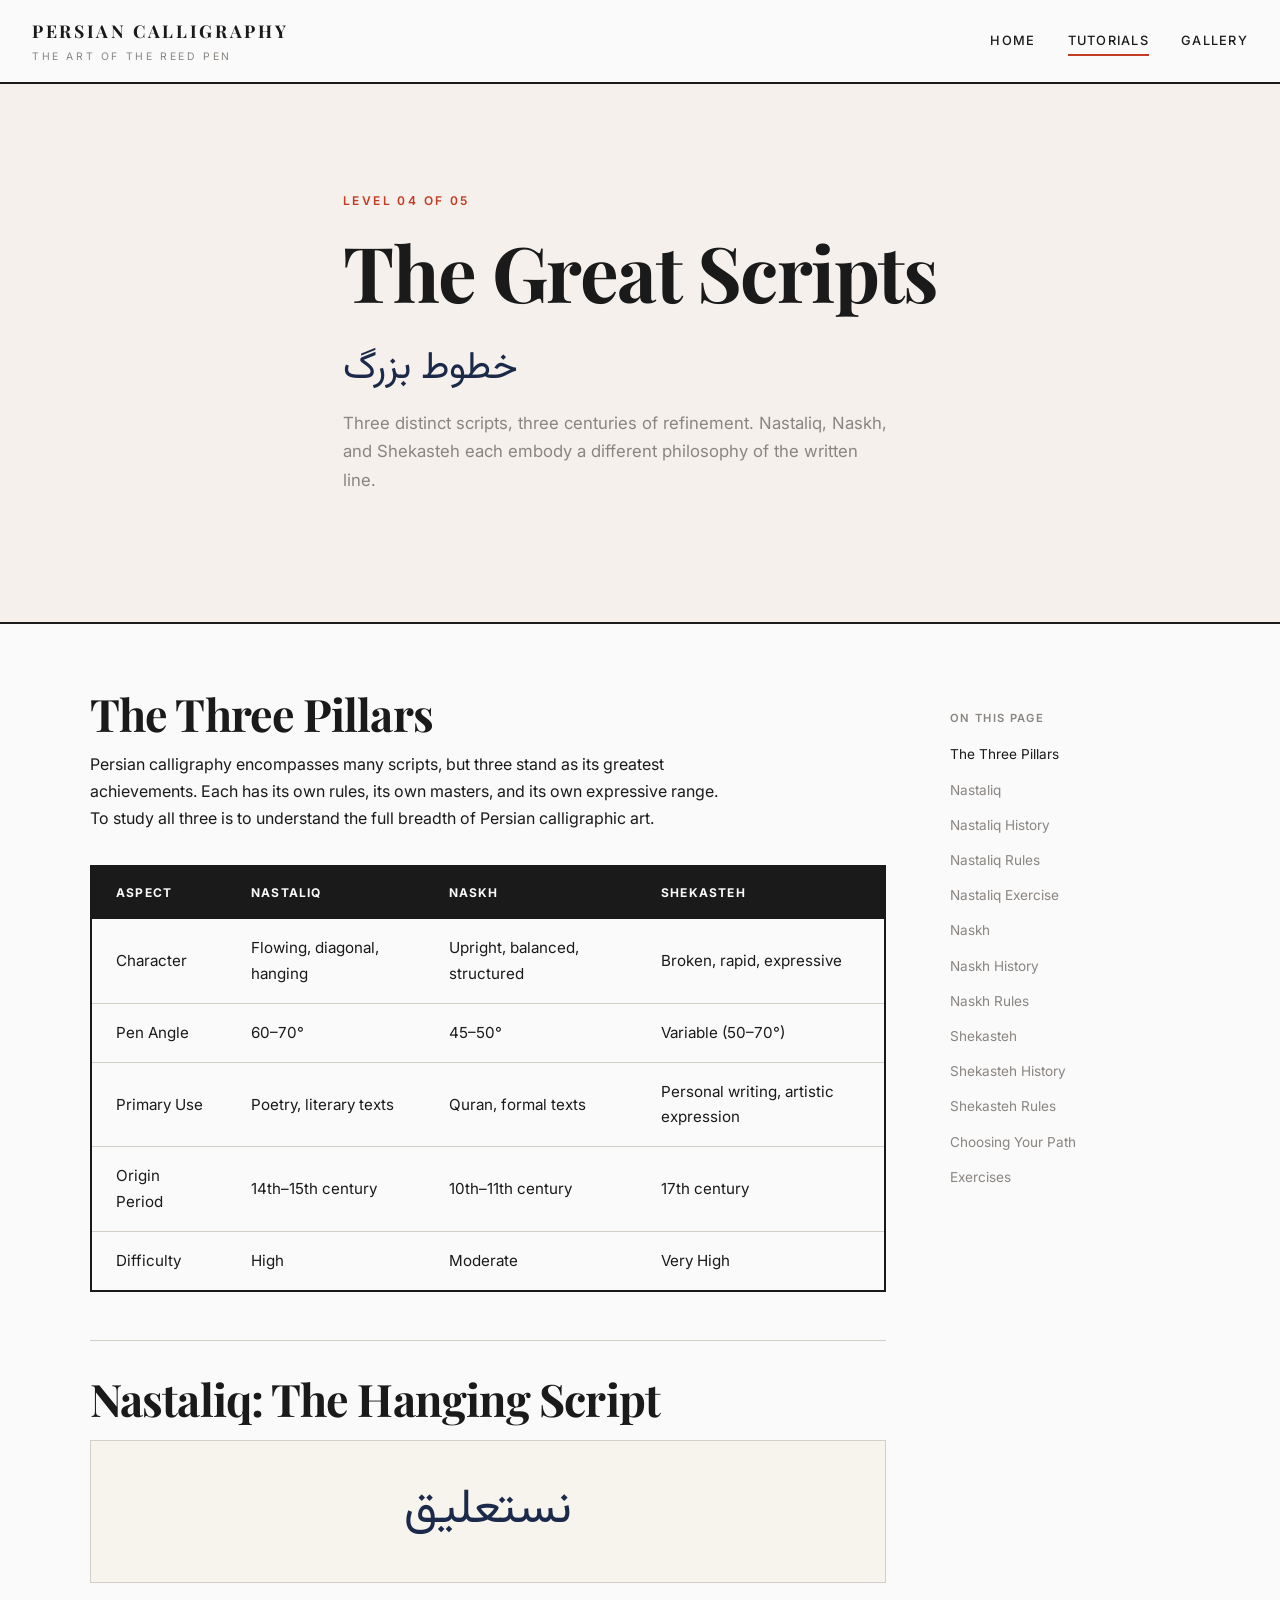
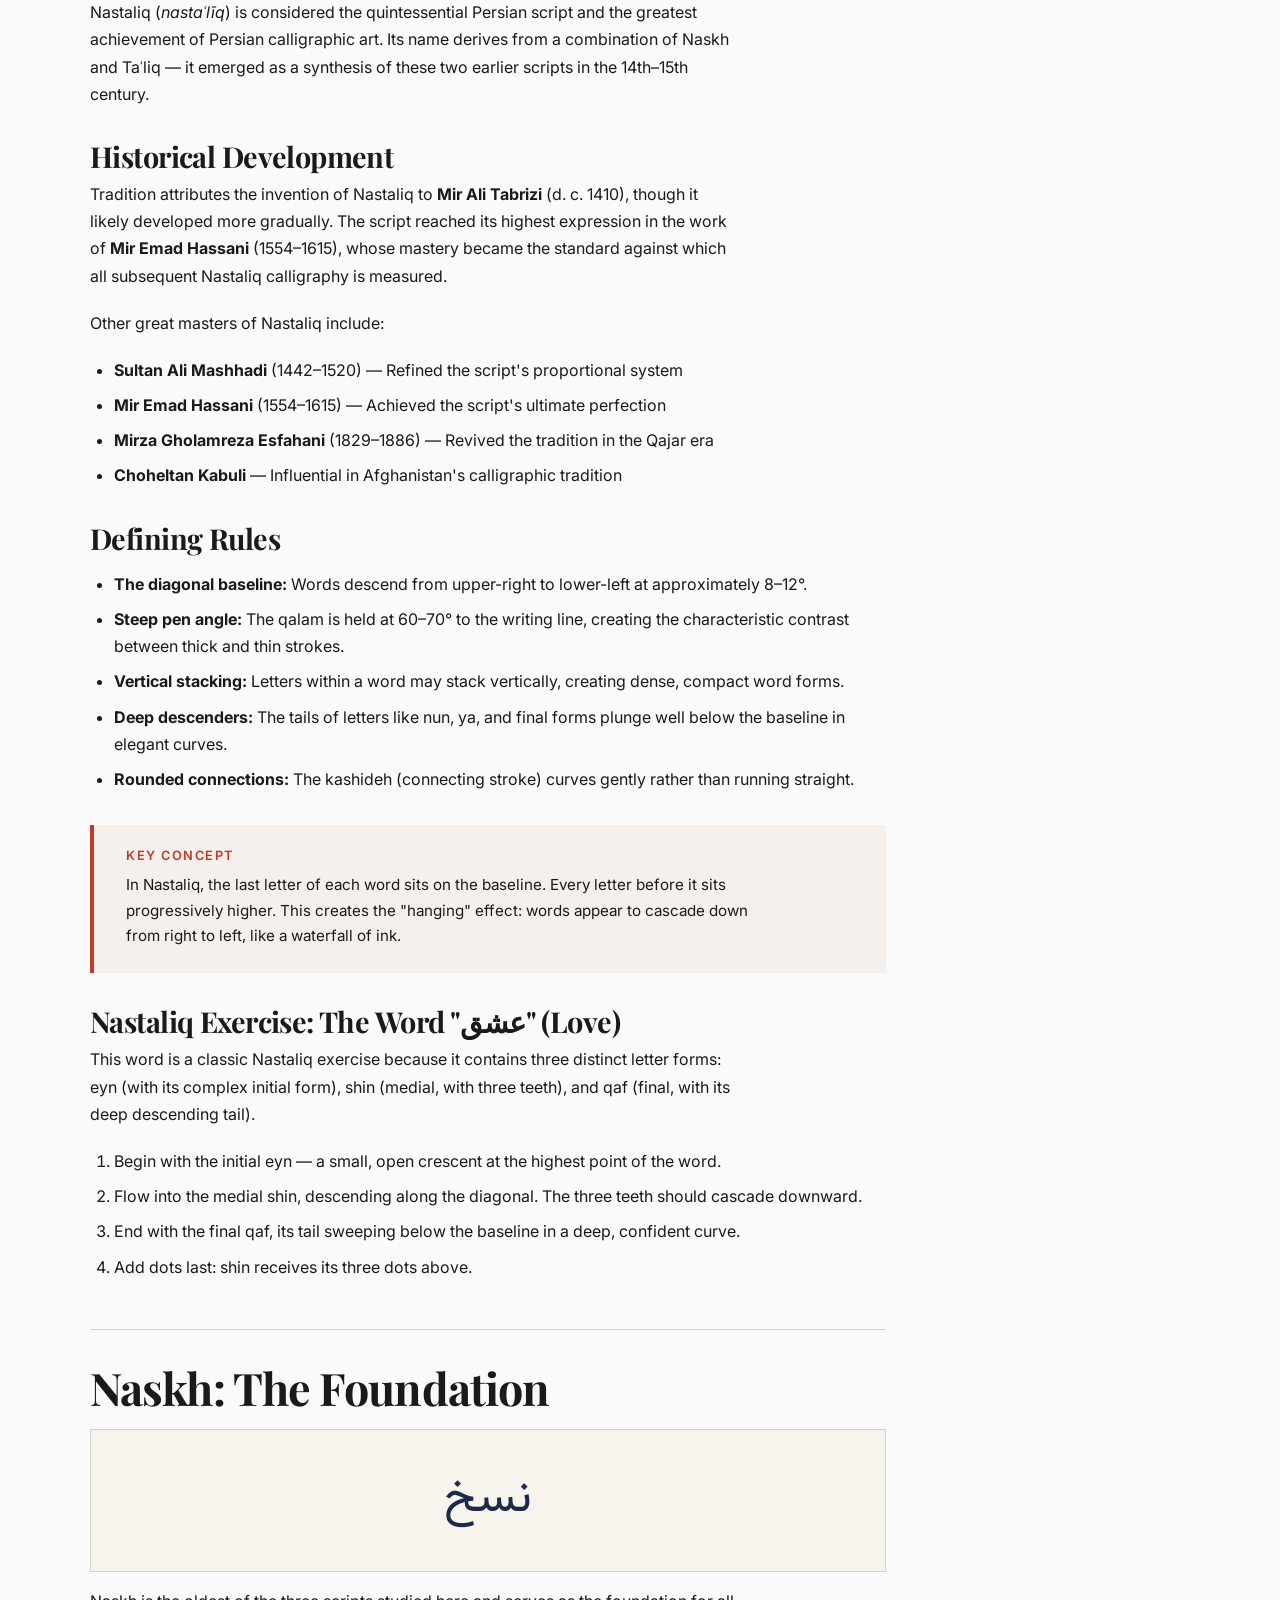
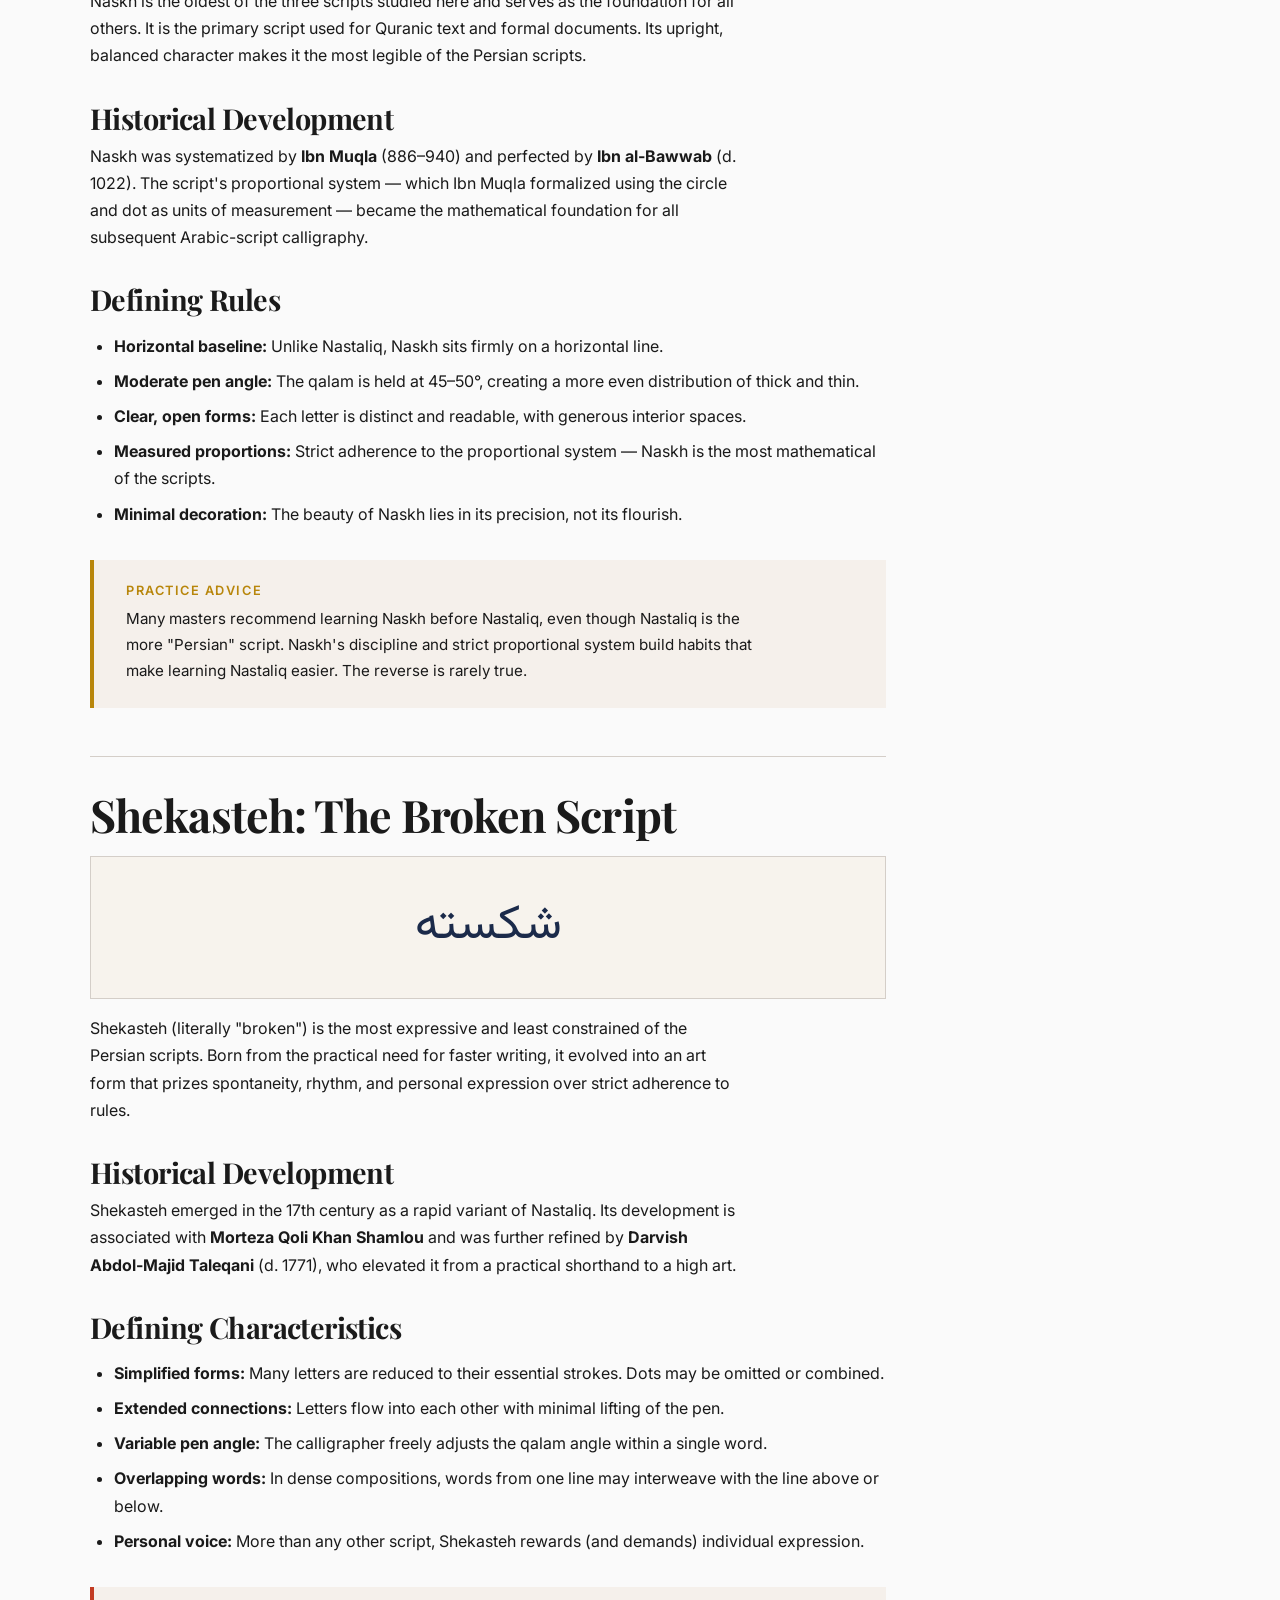
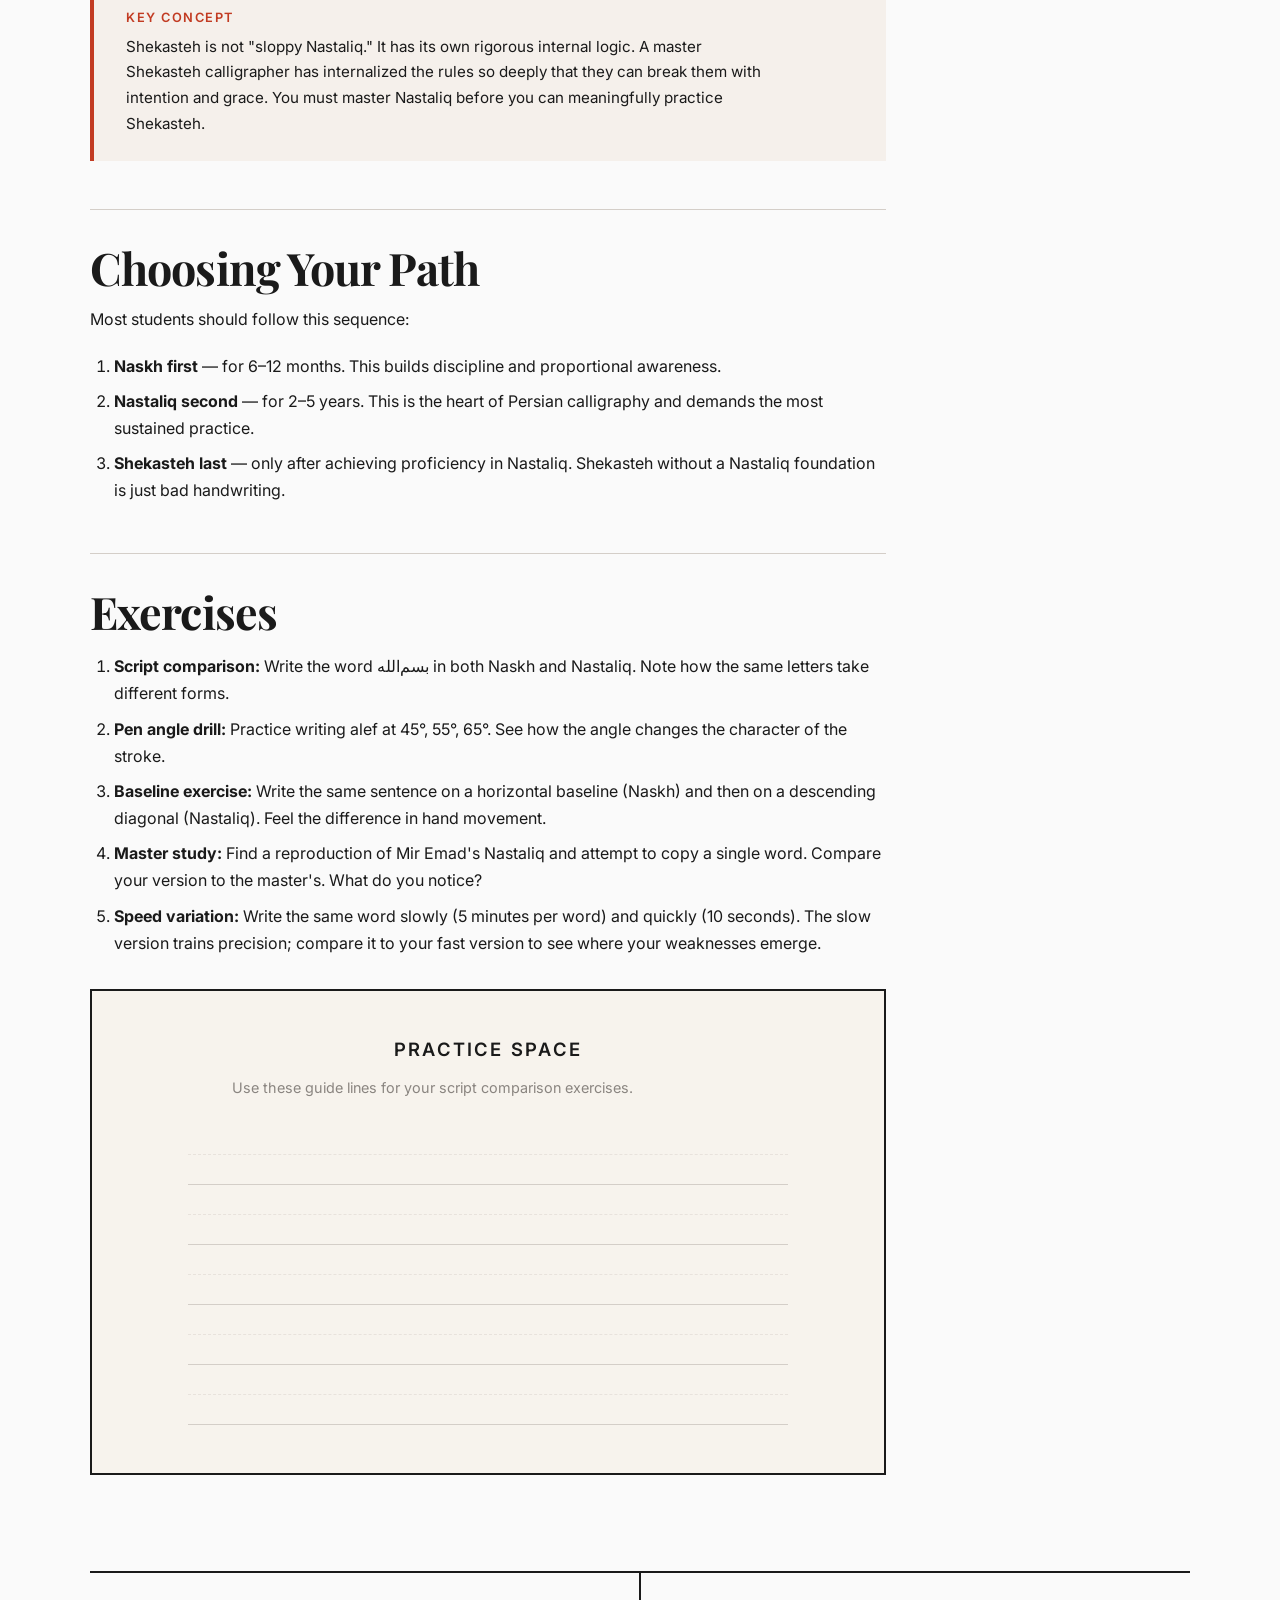
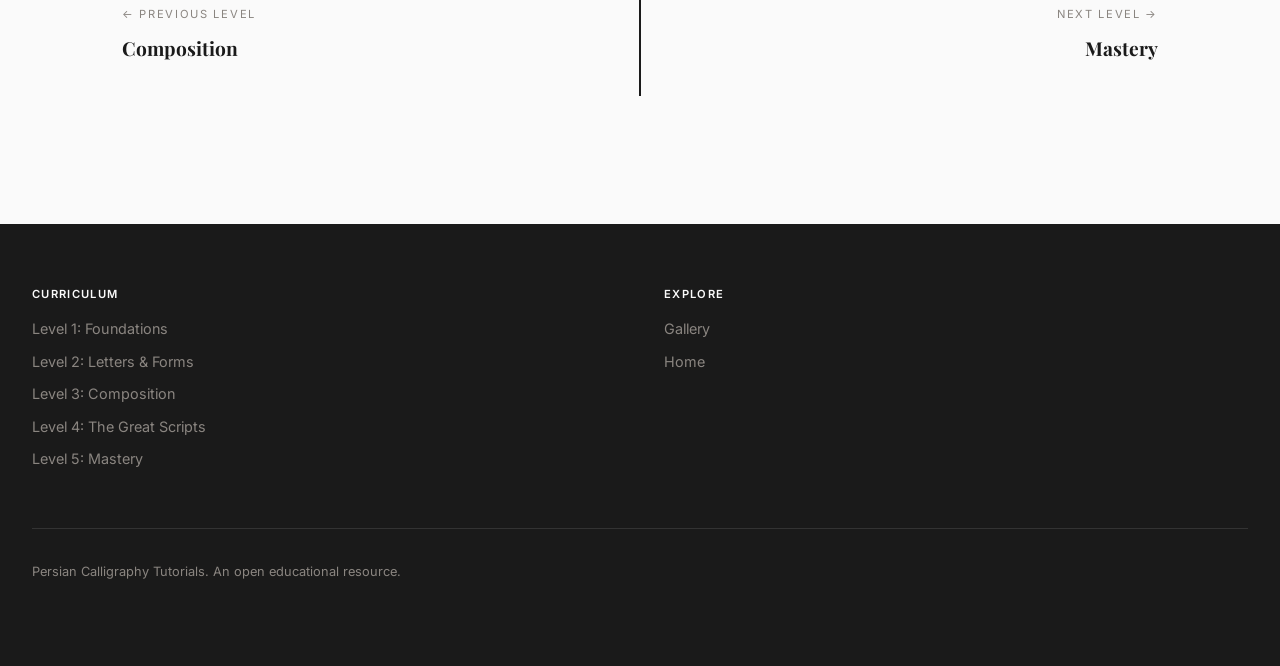
<file: tutorials/level-4.html>
<!DOCTYPE html>
<html lang="en">
<head>
  <meta charset="UTF-8">
  <meta name="viewport" content="width=device-width, initial-scale=1.0">
  <title>Level 4: The Great Scripts — Persian Calligraphy</title>
  <meta name="description" content="Deep study of Nastaliq, Naskh, and Shekasteh. Each script's rules, aesthetics, and historical lineage.">
  <link rel="preconnect" href="https://fonts.googleapis.com">
  <link rel="preconnect" href="https://fonts.gstatic.com" crossorigin>
  <link href="https://fonts.googleapis.com/css2?family=Playfair+Display:ital,wght@0,400;0,700;0,900;1,400&family=Inter:wght@300;400;500;600&family=Vazirmatn:wght@400;700&display=swap" rel="stylesheet">
  <link rel="stylesheet" href="../css/style.css">
</head>
<body>
  <div class="progress-bar" id="progressBar"></div>

  <!-- Header -->
  <header class="site-header">
    <div class="header-inner">
      <a href="../index.html" class="site-logo">
        Persian Calligraphy
        <span>The Art of the Reed Pen</span>
      </a>
      <button class="nav-toggle" aria-label="Toggle navigation" onclick="document.querySelector('.main-nav').classList.toggle('open')">
        <span></span><span></span><span></span>
      </button>
      <nav class="main-nav">
        <a href="../index.html">Home</a>
        <a href="level-1.html" class="active">Tutorials</a>
        <a href="../gallery.html">Gallery</a>
      </nav>
    </div>
  </header>

  <!-- Hero -->
  <section class="hero hero-tutorial">
    <div class="container">
      <span class="level-tag">Level 04 of 05</span>
      <h1>The Great Scripts</h1>
      <div class="persian-display" style="text-align:left;font-size:clamp(1.5rem,3vw,2.5rem);color:var(--ink-blue);padding:0.5rem 0;">خطوط بزرگ</div>
      <p style="max-width:550px;color:var(--mid-gray);font-size:1.05rem;">
        Three distinct scripts, three centuries of refinement. Nastaliq, Naskh, and Shekasteh each embody a different philosophy of the written line.
      </p>
    </div>
  </section>

  <!-- Content -->
  <section class="tutorial-content">
    <div class="tutorial-layout">
      <div class="tutorial-body">

        <h2 id="overview">The Three Pillars</h2>
        <p>
          Persian calligraphy encompasses many scripts, but three stand as its greatest achievements.
          Each has its own rules, its own masters, and its own expressive range. To study all three
          is to understand the full breadth of Persian calligraphic art.
        </p>

        <table class="comparison-table">
          <thead>
            <tr>
              <th>Aspect</th>
              <th>Nastaliq</th>
              <th>Naskh</th>
              <th>Shekasteh</th>
            </tr>
          </thead>
          <tbody>
            <tr>
              <td>Character</td>
              <td>Flowing, diagonal, hanging</td>
              <td>Upright, balanced, structured</td>
              <td>Broken, rapid, expressive</td>
            </tr>
            <tr>
              <td>Pen Angle</td>
              <td>60–70°</td>
              <td>45–50°</td>
              <td>Variable (50–70°)</td>
            </tr>
            <tr>
              <td>Primary Use</td>
              <td>Poetry, literary texts</td>
              <td>Quran, formal texts</td>
              <td>Personal writing, artistic expression</td>
            </tr>
            <tr>
              <td>Origin Period</td>
              <td>14th–15th century</td>
              <td>10th–11th century</td>
              <td>17th century</td>
            </tr>
            <tr>
              <td>Difficulty</td>
              <td>High</td>
              <td>Moderate</td>
              <td>Very High</td>
            </tr>
          </tbody>
        </table>

        <h2 id="nastaliq">Nastaliq: The Hanging Script</h2>

        <div class="persian-display" style="font-size:clamp(1.8rem,4vw,3rem);margin:1rem 0;background:var(--parchment);padding:2rem;border:1px solid var(--border);">
          نستعلیق
        </div>

        <p>
          Nastaliq (<em>nastaʿlīq</em>) is considered the quintessential Persian script and the greatest
          achievement of Persian calligraphic art. Its name derives from a combination of
          Naskh and Taʿliq — it emerged as a synthesis of these two earlier scripts in the
          14th–15th century.
        </p>

        <h3 id="nastaliq-history">Historical Development</h3>
        <p>
          Tradition attributes the invention of Nastaliq to <strong>Mir Ali Tabrizi</strong> (d. c. 1410),
          though it likely developed more gradually. The script reached its highest expression
          in the work of <strong>Mir Emad Hassani</strong> (1554–1615), whose mastery became the standard
          against which all subsequent Nastaliq calligraphy is measured.
        </p>
        <p>
          Other great masters of Nastaliq include:
        </p>
        <ul>
          <li><strong>Sultan Ali Mashhadi</strong> (1442–1520) — Refined the script's proportional system</li>
          <li><strong>Mir Emad Hassani</strong> (1554–1615) — Achieved the script's ultimate perfection</li>
          <li><strong>Mirza Gholamreza Esfahani</strong> (1829–1886) — Revived the tradition in the Qajar era</li>
          <li><strong>Choheltan Kabuli</strong> — Influential in Afghanistan's calligraphic tradition</li>
        </ul>

        <h3 id="nastaliq-rules">Defining Rules</h3>
        <ul>
          <li><strong>The diagonal baseline:</strong> Words descend from upper-right to lower-left at approximately 8–12°.</li>
          <li><strong>Steep pen angle:</strong> The qalam is held at 60–70° to the writing line, creating the characteristic contrast between thick and thin strokes.</li>
          <li><strong>Vertical stacking:</strong> Letters within a word may stack vertically, creating dense, compact word forms.</li>
          <li><strong>Deep descenders:</strong> The tails of letters like nun, ya, and final forms plunge well below the baseline in elegant curves.</li>
          <li><strong>Rounded connections:</strong> The kashideh (connecting stroke) curves gently rather than running straight.</li>
        </ul>

        <div class="info-box">
          <h4>Key Concept</h4>
          <p>
            In Nastaliq, the last letter of each word sits on the baseline. Every letter before it
            sits progressively higher. This creates the "hanging" effect: words appear to cascade
            down from right to left, like a waterfall of ink.
          </p>
        </div>

        <h3 id="nastaliq-exercise">Nastaliq Exercise: The Word "عشق" (Love)</h3>
        <p>
          This word is a classic Nastaliq exercise because it contains three distinct letter forms:
          eyn (with its complex initial form), shin (medial, with three teeth), and qaf (final,
          with its deep descending tail).
        </p>
        <ol>
          <li>Begin with the initial eyn — a small, open crescent at the highest point of the word.</li>
          <li>Flow into the medial shin, descending along the diagonal. The three teeth should cascade downward.</li>
          <li>End with the final qaf, its tail sweeping below the baseline in a deep, confident curve.</li>
          <li>Add dots last: shin receives its three dots above.</li>
        </ol>

        <h2 id="naskh">Naskh: The Foundation</h2>

        <div class="persian-display" style="font-size:clamp(1.8rem,4vw,3rem);margin:1rem 0;background:var(--parchment);padding:2rem;border:1px solid var(--border);">
          نسخ
        </div>

        <p>
          Naskh is the oldest of the three scripts studied here and serves as the foundation
          for all others. It is the primary script used for Quranic text and formal documents.
          Its upright, balanced character makes it the most legible of the Persian scripts.
        </p>

        <h3 id="naskh-history">Historical Development</h3>
        <p>
          Naskh was systematized by <strong>Ibn Muqla</strong> (886–940) and perfected by
          <strong>Ibn al-Bawwab</strong> (d. 1022). The script's proportional system — which Ibn Muqla
          formalized using the circle and dot as units of measurement — became the mathematical
          foundation for all subsequent Arabic-script calligraphy.
        </p>

        <h3 id="naskh-rules">Defining Rules</h3>
        <ul>
          <li><strong>Horizontal baseline:</strong> Unlike Nastaliq, Naskh sits firmly on a horizontal line.</li>
          <li><strong>Moderate pen angle:</strong> The qalam is held at 45–50°, creating a more even distribution of thick and thin.</li>
          <li><strong>Clear, open forms:</strong> Each letter is distinct and readable, with generous interior spaces.</li>
          <li><strong>Measured proportions:</strong> Strict adherence to the proportional system — Naskh is the most mathematical of the scripts.</li>
          <li><strong>Minimal decoration:</strong> The beauty of Naskh lies in its precision, not its flourish.</li>
        </ul>

        <div class="info-box tip-box">
          <h4>Practice Advice</h4>
          <p>
            Many masters recommend learning Naskh before Nastaliq, even though Nastaliq is the
            more "Persian" script. Naskh's discipline and strict proportional system build habits
            that make learning Nastaliq easier. The reverse is rarely true.
          </p>
        </div>

        <h2 id="shekasteh">Shekasteh: The Broken Script</h2>

        <div class="persian-display" style="font-size:clamp(1.8rem,4vw,3rem);margin:1rem 0;background:var(--parchment);padding:2rem;border:1px solid var(--border);">
          شکسته
        </div>

        <p>
          Shekasteh (literally "broken") is the most expressive and least constrained of the
          Persian scripts. Born from the practical need for faster writing, it evolved into
          an art form that prizes spontaneity, rhythm, and personal expression over strict
          adherence to rules.
        </p>

        <h3 id="shekasteh-history">Historical Development</h3>
        <p>
          Shekasteh emerged in the 17th century as a rapid variant of Nastaliq. Its development
          is associated with <strong>Morteza Qoli Khan Shamlou</strong> and was further refined by
          <strong>Darvish Abdol-Majid Taleqani</strong> (d. 1771), who elevated it from a practical
          shorthand to a high art.
        </p>

        <h3 id="shekasteh-rules">Defining Characteristics</h3>
        <ul>
          <li><strong>Simplified forms:</strong> Many letters are reduced to their essential strokes. Dots may be omitted or combined.</li>
          <li><strong>Extended connections:</strong> Letters flow into each other with minimal lifting of the pen.</li>
          <li><strong>Variable pen angle:</strong> The calligrapher freely adjusts the qalam angle within a single word.</li>
          <li><strong>Overlapping words:</strong> In dense compositions, words from one line may interweave with the line above or below.</li>
          <li><strong>Personal voice:</strong> More than any other script, Shekasteh rewards (and demands) individual expression.</li>
        </ul>

        <div class="info-box">
          <h4>Key Concept</h4>
          <p>
            Shekasteh is not "sloppy Nastaliq." It has its own rigorous internal logic.
            A master Shekasteh calligrapher has internalized the rules so deeply that they can
            break them with intention and grace. You must master Nastaliq before you can
            meaningfully practice Shekasteh.
          </p>
        </div>

        <h2 id="choosing">Choosing Your Path</h2>
        <p>
          Most students should follow this sequence:
        </p>
        <ol>
          <li><strong>Naskh first</strong> — for 6–12 months. This builds discipline and proportional awareness.</li>
          <li><strong>Nastaliq second</strong> — for 2–5 years. This is the heart of Persian calligraphy and demands the most sustained practice.</li>
          <li><strong>Shekasteh last</strong> — only after achieving proficiency in Nastaliq. Shekasteh without a Nastaliq foundation is just bad handwriting.</li>
        </ol>

        <h2 id="exercises">Exercises</h2>
        <ol>
          <li><strong>Script comparison:</strong> Write the word بسم‌الله in both Naskh and Nastaliq. Note how the same letters take different forms.</li>
          <li><strong>Pen angle drill:</strong> Practice writing alef at 45°, 55°, 65°. See how the angle changes the character of the stroke.</li>
          <li><strong>Baseline exercise:</strong> Write the same sentence on a horizontal baseline (Naskh) and then on a descending diagonal (Nastaliq). Feel the difference in hand movement.</li>
          <li><strong>Master study:</strong> Find a reproduction of Mir Emad's Nastaliq and attempt to copy a single word. Compare your version to the master's. What do you notice?</li>
          <li><strong>Speed variation:</strong> Write the same word slowly (5 minutes per word) and quickly (10 seconds). The slow version trains precision; compare it to your fast version to see where your weaknesses emerge.</li>
        </ol>

        <div class="practice-area">
          <h4>Practice Space</h4>
          <p style="color:var(--mid-gray);font-size:0.9rem;margin-bottom:1.5rem;">
            Use these guide lines for your script comparison exercises.
          </p>
          <div class="practice-lines">
            <div class="line"></div>
            <div class="line"></div>
            <div class="line"></div>
            <div class="line"></div>
            <div class="line"></div>
          </div>
        </div>

      </div>

      <!-- Table of Contents -->
      <aside class="toc">
        <h4>On This Page</h4>
        <ul>
          <li><a href="#overview">The Three Pillars</a></li>
          <li><a href="#nastaliq">Nastaliq</a></li>
          <li><a href="#nastaliq-history">Nastaliq History</a></li>
          <li><a href="#nastaliq-rules">Nastaliq Rules</a></li>
          <li><a href="#nastaliq-exercise">Nastaliq Exercise</a></li>
          <li><a href="#naskh">Naskh</a></li>
          <li><a href="#naskh-history">Naskh History</a></li>
          <li><a href="#naskh-rules">Naskh Rules</a></li>
          <li><a href="#shekasteh">Shekasteh</a></li>
          <li><a href="#shekasteh-history">Shekasteh History</a></li>
          <li><a href="#shekasteh-rules">Shekasteh Rules</a></li>
          <li><a href="#choosing">Choosing Your Path</a></li>
          <li><a href="#exercises">Exercises</a></li>
        </ul>
      </aside>
    </div>

    <!-- Tutorial Navigation -->
    <div class="tutorial-nav" style="max-width:1100px;margin:4rem auto 0;">
      <a href="level-3.html">
        <span class="nav-label">← Previous Level</span>
        <span class="nav-title">Composition</span>
      </a>
      <a href="level-5.html">
        <span class="nav-label">Next Level →</span>
        <span class="nav-title">Mastery</span>
      </a>
    </div>
  </section>

  <!-- Footer -->
  <footer class="site-footer">
    <div class="footer-inner">
      <div class="footer-section">
        <h4>Curriculum</h4>
        <a href="level-1.html">Level 1: Foundations</a>
        <a href="level-2.html">Level 2: Letters &amp; Forms</a>
        <a href="level-3.html">Level 3: Composition</a>
        <a href="level-4.html">Level 4: The Great Scripts</a>
        <a href="level-5.html">Level 5: Mastery</a>
      </div>
      <div class="footer-section">
        <h4>Explore</h4>
        <a href="../gallery.html">Gallery</a>
        <a href="../index.html">Home</a>
      </div>
    </div>
    <div class="footer-bottom">
      <p>Persian Calligraphy Tutorials. An open educational resource.</p>
    </div>
  </footer>

  <script src="../js/main.js"></script>
</body>
</html>
</file>
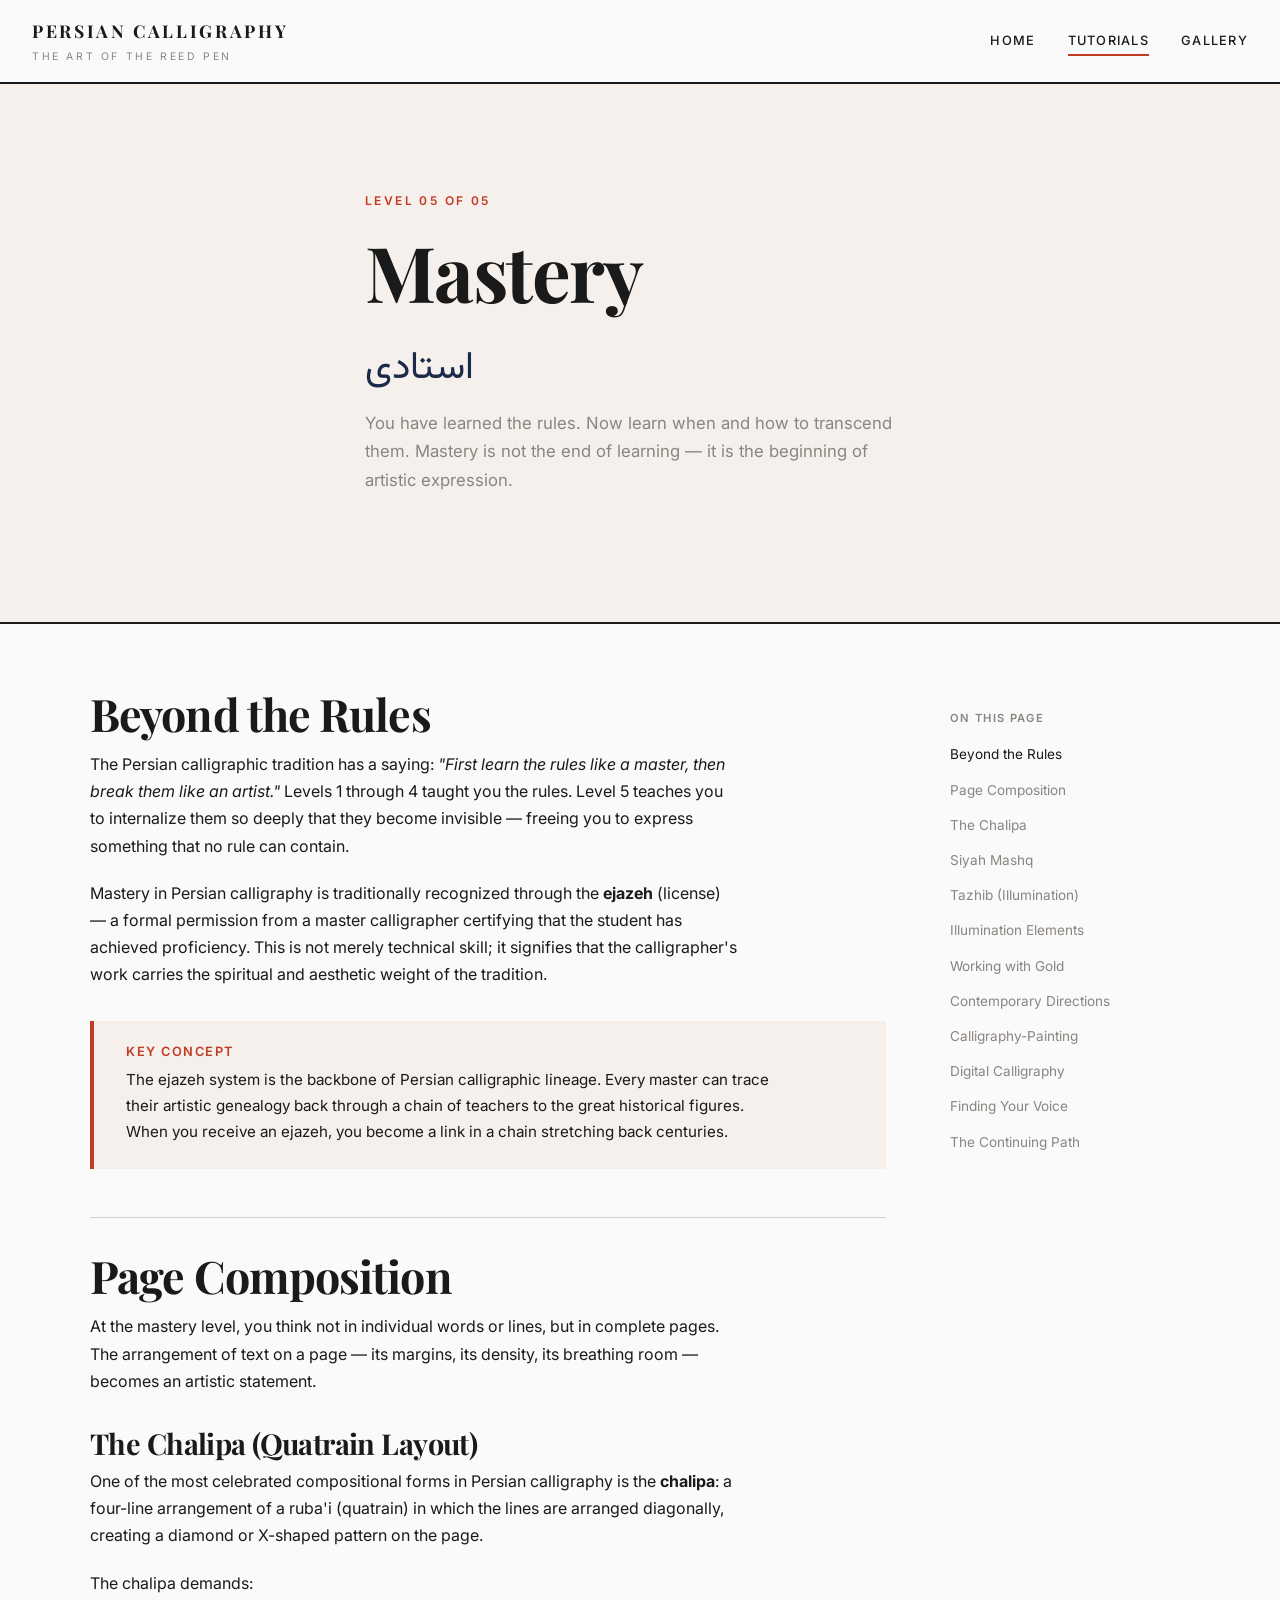
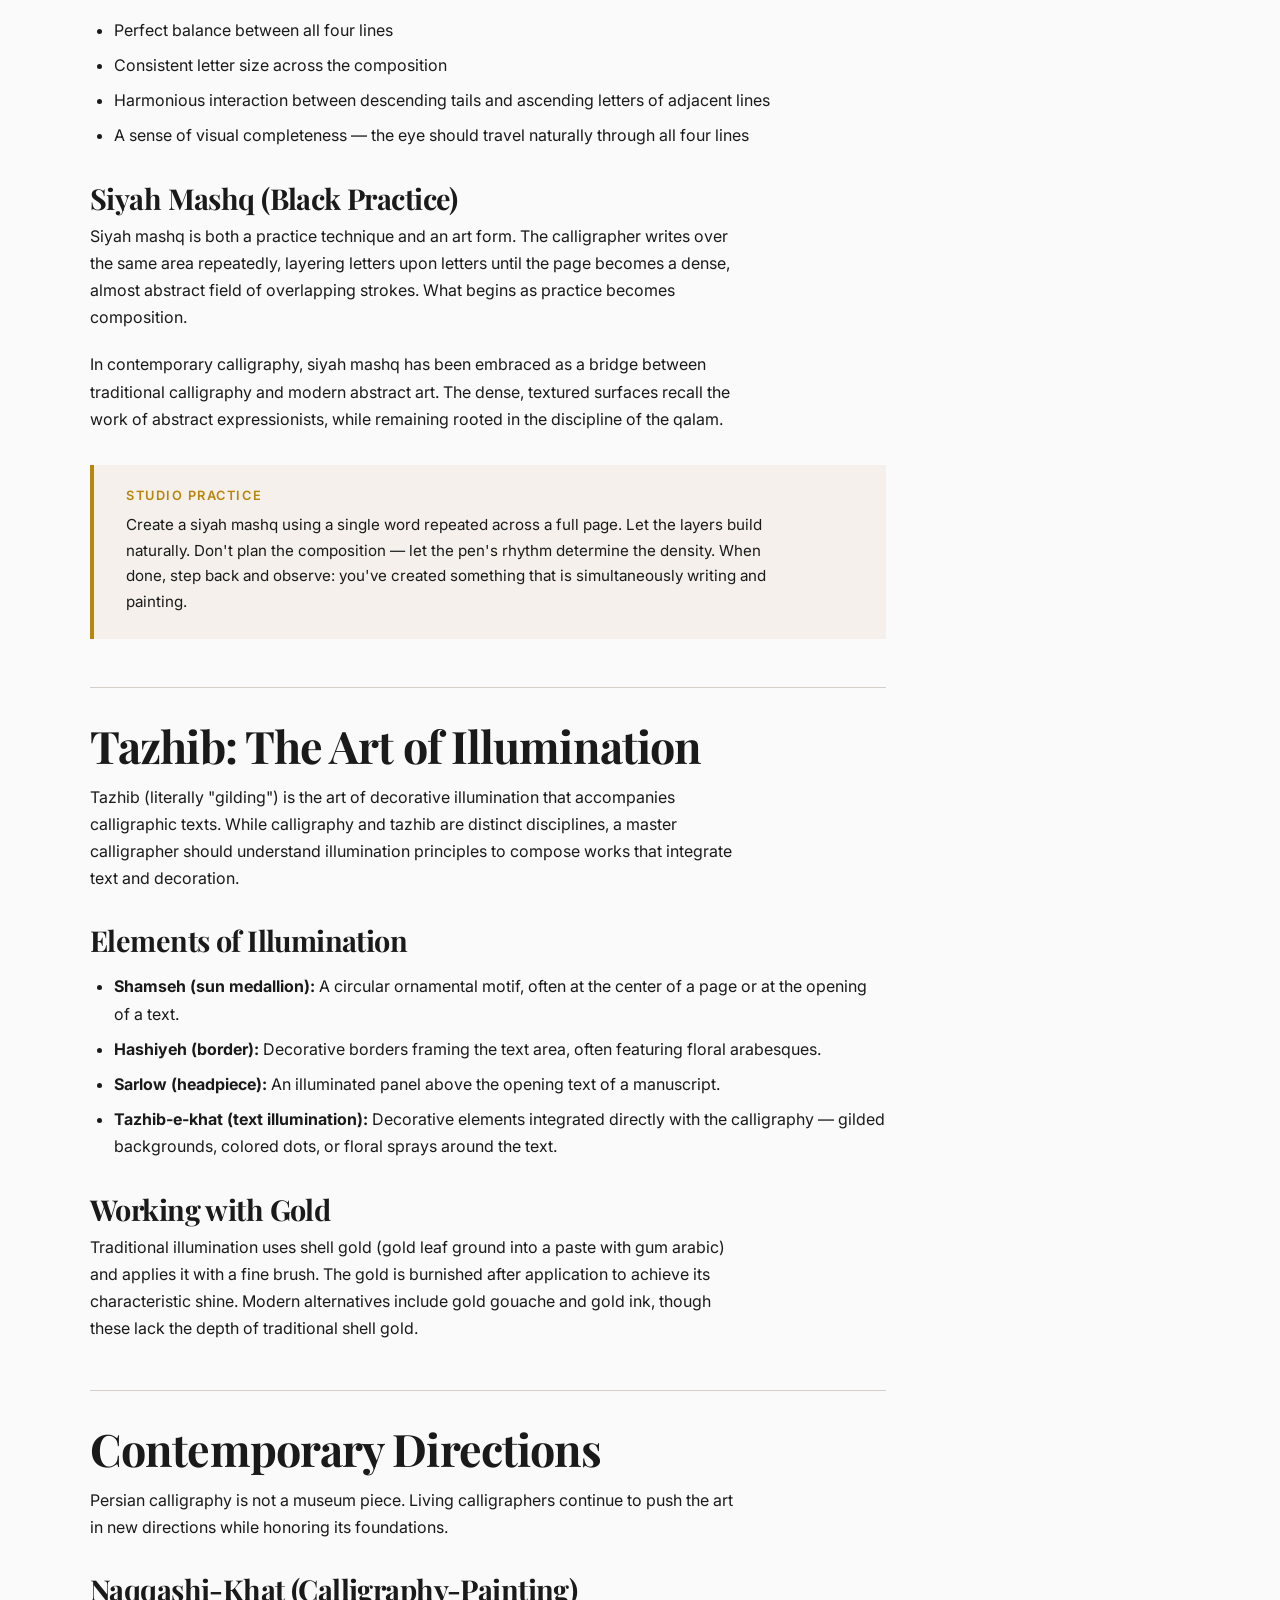
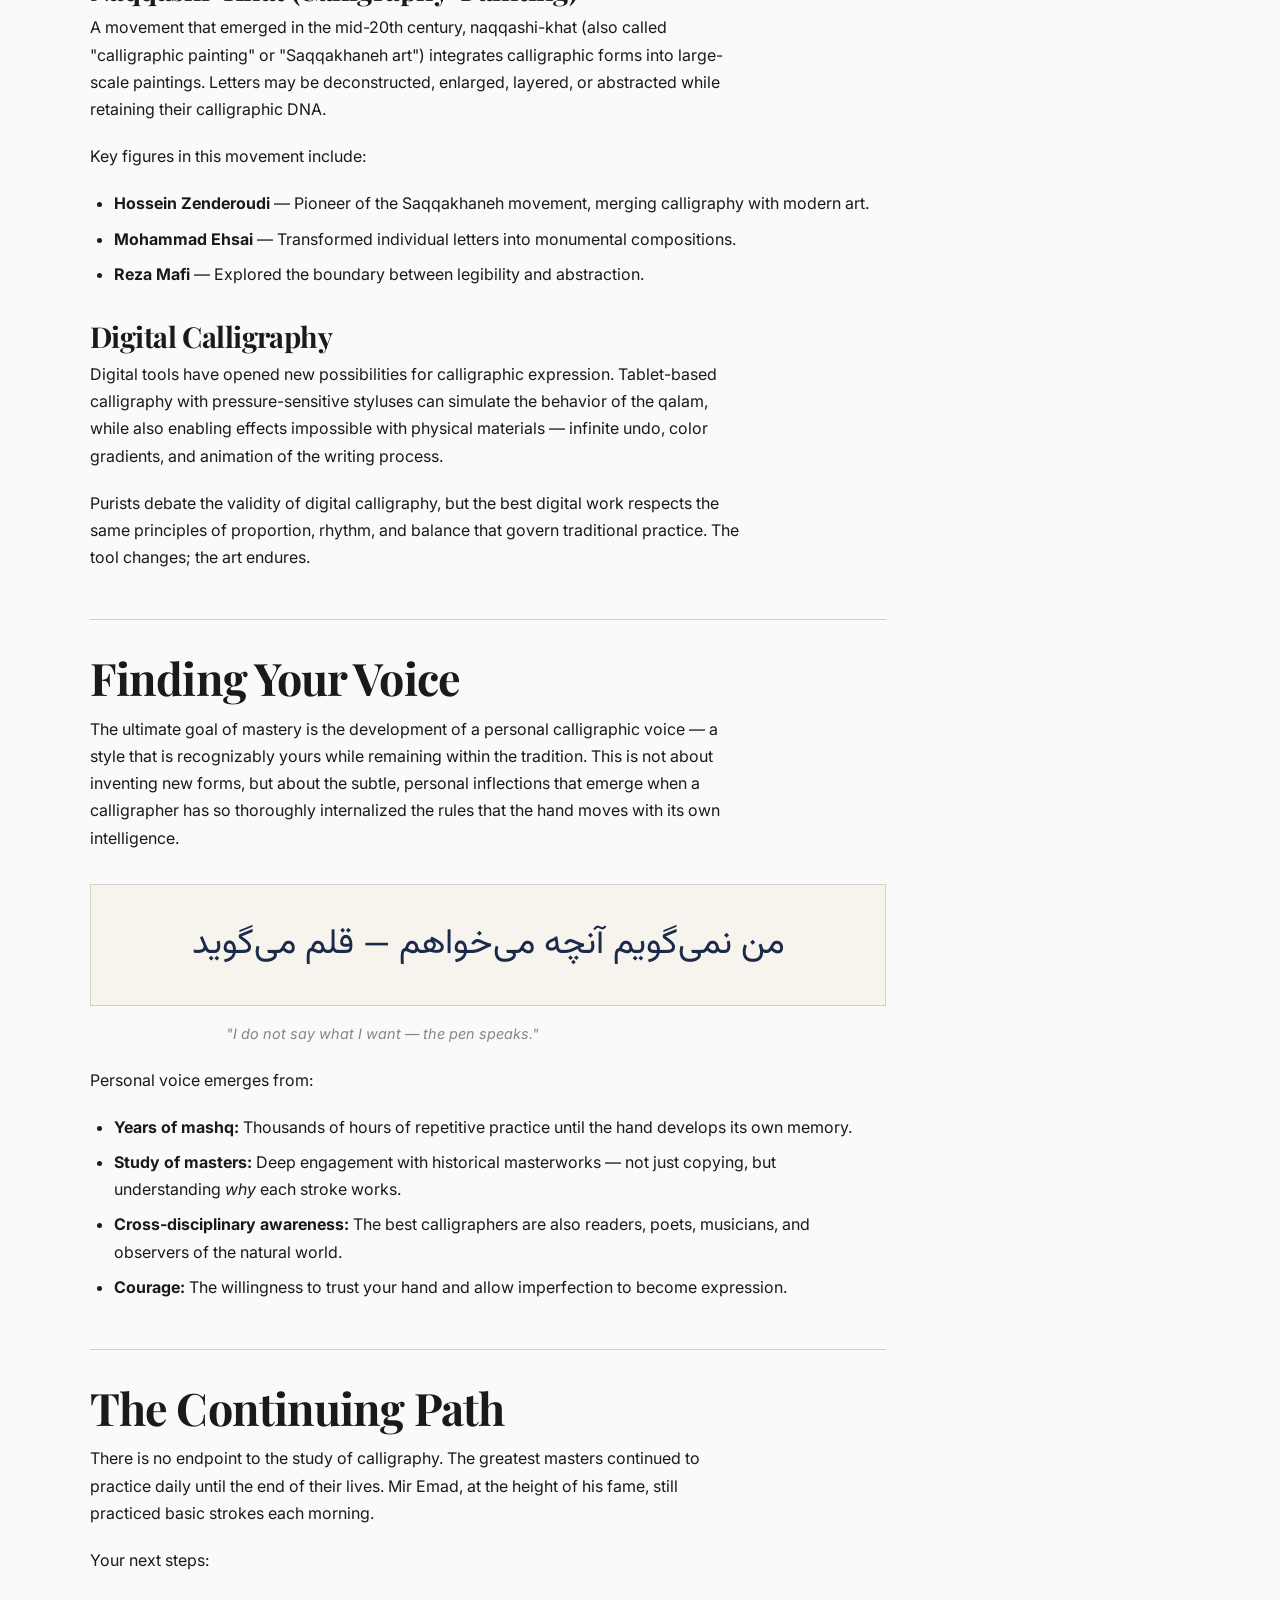
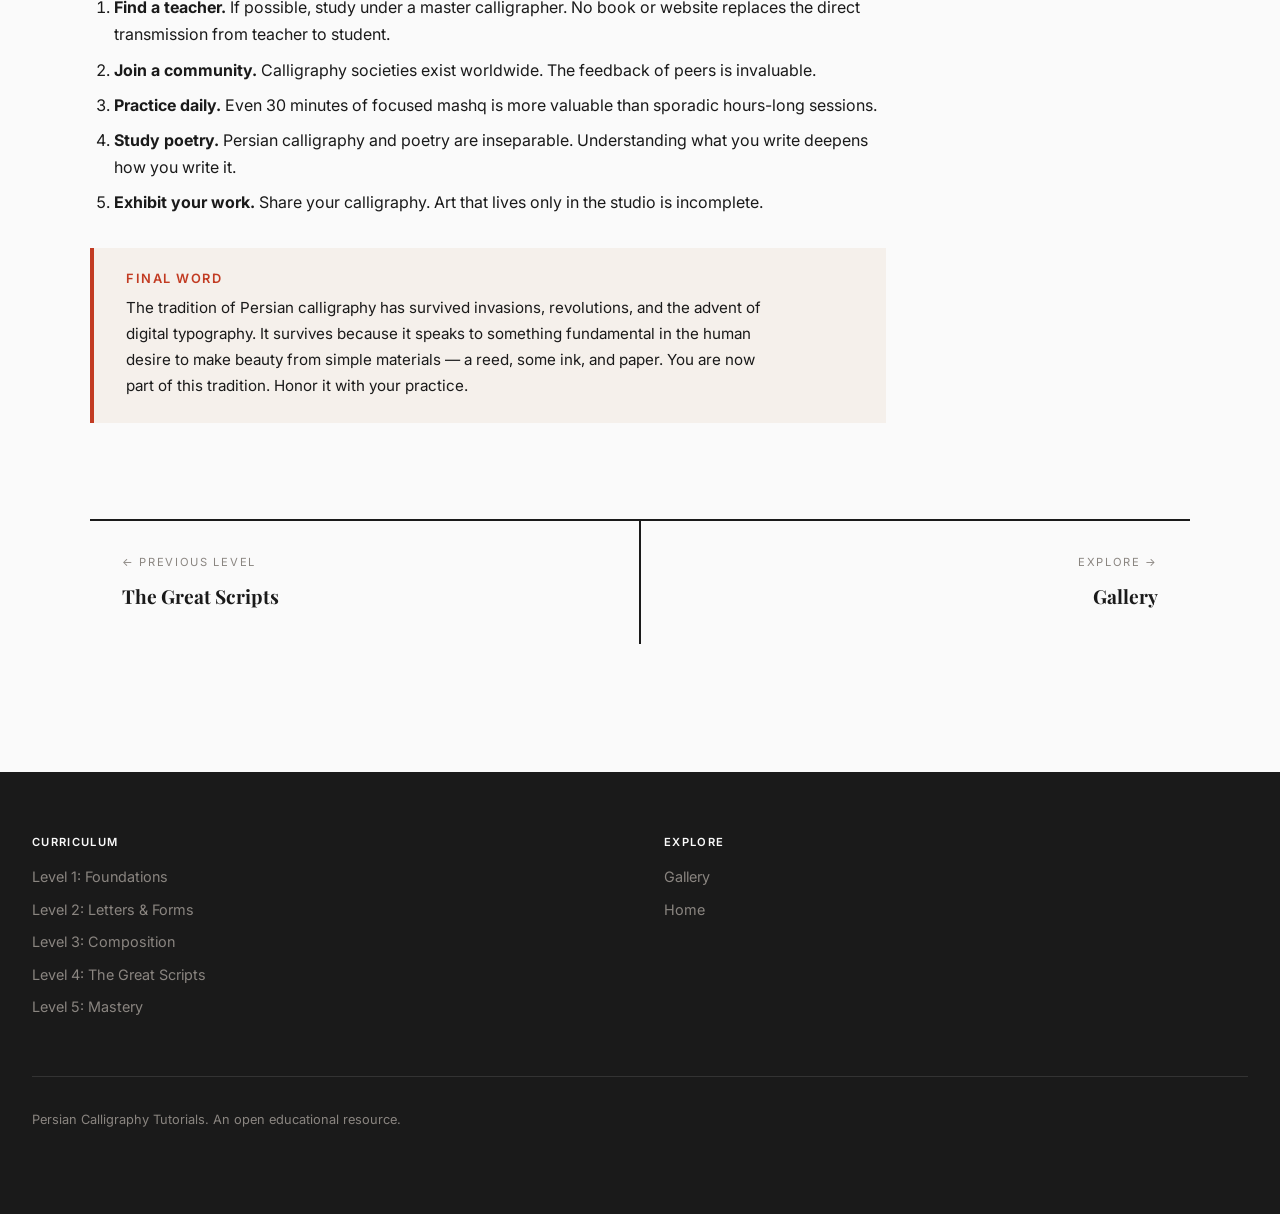
<file: tutorials/level-5.html>
<!DOCTYPE html>
<html lang="en">
<head>
  <meta charset="UTF-8">
  <meta name="viewport" content="width=device-width, initial-scale=1.0">
  <title>Level 5: Mastery — Persian Calligraphy</title>
  <meta name="description" content="Advanced composition, artistic expression, illumination, and developing your personal voice in Persian calligraphy.">
  <link rel="preconnect" href="https://fonts.googleapis.com">
  <link rel="preconnect" href="https://fonts.gstatic.com" crossorigin>
  <link href="https://fonts.googleapis.com/css2?family=Playfair+Display:ital,wght@0,400;0,700;0,900;1,400&family=Inter:wght@300;400;500;600&family=Vazirmatn:wght@400;700&display=swap" rel="stylesheet">
  <link rel="stylesheet" href="../css/style.css">
</head>
<body>
  <div class="progress-bar" id="progressBar"></div>

  <!-- Header -->
  <header class="site-header">
    <div class="header-inner">
      <a href="../index.html" class="site-logo">
        Persian Calligraphy
        <span>The Art of the Reed Pen</span>
      </a>
      <button class="nav-toggle" aria-label="Toggle navigation" onclick="document.querySelector('.main-nav').classList.toggle('open')">
        <span></span><span></span><span></span>
      </button>
      <nav class="main-nav">
        <a href="../index.html">Home</a>
        <a href="level-1.html" class="active">Tutorials</a>
        <a href="../gallery.html">Gallery</a>
      </nav>
    </div>
  </header>

  <!-- Hero -->
  <section class="hero hero-tutorial">
    <div class="container">
      <span class="level-tag">Level 05 of 05</span>
      <h1>Mastery</h1>
      <div class="persian-display" style="text-align:left;font-size:clamp(1.5rem,3vw,2.5rem);color:var(--ink-blue);padding:0.5rem 0;">استادی</div>
      <p style="max-width:550px;color:var(--mid-gray);font-size:1.05rem;">
        You have learned the rules. Now learn when and how to transcend them. Mastery is not the end of learning — it is the beginning of artistic expression.
      </p>
    </div>
  </section>

  <!-- Content -->
  <section class="tutorial-content">
    <div class="tutorial-layout">
      <div class="tutorial-body">

        <h2 id="beyond-rules">Beyond the Rules</h2>
        <p>
          The Persian calligraphic tradition has a saying: <em>"First learn the rules like a master,
          then break them like an artist."</em> Levels 1 through 4 taught you the rules. Level 5
          teaches you to internalize them so deeply that they become invisible — freeing you
          to express something that no rule can contain.
        </p>
        <p>
          Mastery in Persian calligraphy is traditionally recognized through the <strong>ejazeh</strong>
          (license) — a formal permission from a master calligrapher certifying that the student
          has achieved proficiency. This is not merely technical skill; it signifies that the
          calligrapher's work carries the spiritual and aesthetic weight of the tradition.
        </p>

        <div class="info-box">
          <h4>Key Concept</h4>
          <p>
            The ejazeh system is the backbone of Persian calligraphic lineage. Every master
            can trace their artistic genealogy back through a chain of teachers to the great
            historical figures. When you receive an ejazeh, you become a link in a chain
            stretching back centuries.
          </p>
        </div>

        <h2 id="page-composition">Page Composition</h2>
        <p>
          At the mastery level, you think not in individual words or lines, but in complete pages.
          The arrangement of text on a page — its margins, its density, its breathing room —
          becomes an artistic statement.
        </p>

        <h3 id="chalipa">The Chalipa (Quatrain Layout)</h3>
        <p>
          One of the most celebrated compositional forms in Persian calligraphy is the <strong>chalipa</strong>:
          a four-line arrangement of a ruba'i (quatrain) in which the lines are arranged
          diagonally, creating a diamond or X-shaped pattern on the page.
        </p>
        <p>
          The chalipa demands:
        </p>
        <ul>
          <li>Perfect balance between all four lines</li>
          <li>Consistent letter size across the composition</li>
          <li>Harmonious interaction between descending tails and ascending letters of adjacent lines</li>
          <li>A sense of visual completeness — the eye should travel naturally through all four lines</li>
        </ul>

        <h3 id="siyah-mashq">Siyah Mashq (Black Practice)</h3>
        <p>
          Siyah mashq is both a practice technique and an art form. The calligrapher writes
          over the same area repeatedly, layering letters upon letters until the page becomes
          a dense, almost abstract field of overlapping strokes. What begins as practice
          becomes composition.
        </p>
        <p>
          In contemporary calligraphy, siyah mashq has been embraced as a bridge between
          traditional calligraphy and modern abstract art. The dense, textured surfaces
          recall the work of abstract expressionists, while remaining rooted in the discipline
          of the qalam.
        </p>

        <div class="info-box tip-box">
          <h4>Studio Practice</h4>
          <p>
            Create a siyah mashq using a single word repeated across a full page. Let the layers
            build naturally. Don't plan the composition — let the pen's rhythm determine the density.
            When done, step back and observe: you've created something that is simultaneously
            writing and painting.
          </p>
        </div>

        <h2 id="tazhib">Tazhib: The Art of Illumination</h2>
        <p>
          Tazhib (literally "gilding") is the art of decorative illumination that accompanies
          calligraphic texts. While calligraphy and tazhib are distinct disciplines, a master
          calligrapher should understand illumination principles to compose works that integrate
          text and decoration.
        </p>

        <h3 id="tazhib-elements">Elements of Illumination</h3>
        <ul>
          <li><strong>Shamseh (sun medallion):</strong> A circular ornamental motif, often at the center of a page or at the opening of a text.</li>
          <li><strong>Hashiyeh (border):</strong> Decorative borders framing the text area, often featuring floral arabesques.</li>
          <li><strong>Sarlow (headpiece):</strong> An illuminated panel above the opening text of a manuscript.</li>
          <li><strong>Tazhib-e-khat (text illumination):</strong> Decorative elements integrated directly with the calligraphy — gilded backgrounds, colored dots, or floral sprays around the text.</li>
        </ul>

        <h3 id="gold-work">Working with Gold</h3>
        <p>
          Traditional illumination uses shell gold (gold leaf ground into a paste with gum arabic)
          and applies it with a fine brush. The gold is burnished after application to achieve
          its characteristic shine. Modern alternatives include gold gouache and gold ink,
          though these lack the depth of traditional shell gold.
        </p>

        <h2 id="contemporary">Contemporary Directions</h2>
        <p>
          Persian calligraphy is not a museum piece. Living calligraphers continue to push the
          art in new directions while honoring its foundations.
        </p>

        <h3 id="naqqashi-khat">Naqqashi-Khat (Calligraphy-Painting)</h3>
        <p>
          A movement that emerged in the mid-20th century, naqqashi-khat (also called
          "calligraphic painting" or "Saqqakhaneh art") integrates calligraphic forms into
          large-scale paintings. Letters may be deconstructed, enlarged, layered, or abstracted
          while retaining their calligraphic DNA.
        </p>
        <p>
          Key figures in this movement include:
        </p>
        <ul>
          <li><strong>Hossein Zenderoudi</strong> — Pioneer of the Saqqakhaneh movement, merging calligraphy with modern art.</li>
          <li><strong>Mohammad Ehsai</strong> — Transformed individual letters into monumental compositions.</li>
          <li><strong>Reza Mafi</strong> — Explored the boundary between legibility and abstraction.</li>
        </ul>

        <h3 id="digital">Digital Calligraphy</h3>
        <p>
          Digital tools have opened new possibilities for calligraphic expression. Tablet-based
          calligraphy with pressure-sensitive styluses can simulate the behavior of the qalam,
          while also enabling effects impossible with physical materials — infinite undo, color
          gradients, and animation of the writing process.
        </p>
        <p>
          Purists debate the validity of digital calligraphy, but the best digital work respects
          the same principles of proportion, rhythm, and balance that govern traditional practice.
          The tool changes; the art endures.
        </p>

        <h2 id="personal-voice">Finding Your Voice</h2>
        <p>
          The ultimate goal of mastery is the development of a personal calligraphic voice —
          a style that is recognizably yours while remaining within the tradition. This is not
          about inventing new forms, but about the subtle, personal inflections that emerge
          when a calligrapher has so thoroughly internalized the rules that the hand moves
          with its own intelligence.
        </p>

        <div class="persian-display" style="font-size:clamp(1.5rem,3vw,2.2rem);margin:2rem 0;background:var(--parchment);padding:2rem;border:1px solid var(--border);">
          من نمی‌گویم آنچه می‌خواهم — قلم می‌گوید
        </div>
        <p style="text-align:center;font-style:italic;color:var(--mid-gray);font-size:0.9rem;margin-top:-1rem;">
          "I do not say what I want — the pen speaks."
        </p>

        <p>
          Personal voice emerges from:
        </p>
        <ul>
          <li><strong>Years of mashq:</strong> Thousands of hours of repetitive practice until the hand develops its own memory.</li>
          <li><strong>Study of masters:</strong> Deep engagement with historical masterworks — not just copying, but understanding <em>why</em> each stroke works.</li>
          <li><strong>Cross-disciplinary awareness:</strong> The best calligraphers are also readers, poets, musicians, and observers of the natural world.</li>
          <li><strong>Courage:</strong> The willingness to trust your hand and allow imperfection to become expression.</li>
        </ul>

        <h2 id="the-path">The Continuing Path</h2>
        <p>
          There is no endpoint to the study of calligraphy. The greatest masters continued to
          practice daily until the end of their lives. Mir Emad, at the height of his fame,
          still practiced basic strokes each morning.
        </p>
        <p>
          Your next steps:
        </p>
        <ol>
          <li><strong>Find a teacher.</strong> If possible, study under a master calligrapher. No book or website replaces the direct transmission from teacher to student.</li>
          <li><strong>Join a community.</strong> Calligraphy societies exist worldwide. The feedback of peers is invaluable.</li>
          <li><strong>Practice daily.</strong> Even 30 minutes of focused mashq is more valuable than sporadic hours-long sessions.</li>
          <li><strong>Study poetry.</strong> Persian calligraphy and poetry are inseparable. Understanding what you write deepens how you write it.</li>
          <li><strong>Exhibit your work.</strong> Share your calligraphy. Art that lives only in the studio is incomplete.</li>
        </ol>

        <div class="info-box">
          <h4>Final Word</h4>
          <p>
            The tradition of Persian calligraphy has survived invasions, revolutions, and the
            advent of digital typography. It survives because it speaks to something fundamental
            in the human desire to make beauty from simple materials — a reed, some ink, and paper.
            You are now part of this tradition. Honor it with your practice.
          </p>
        </div>

      </div>

      <!-- Table of Contents -->
      <aside class="toc">
        <h4>On This Page</h4>
        <ul>
          <li><a href="#beyond-rules">Beyond the Rules</a></li>
          <li><a href="#page-composition">Page Composition</a></li>
          <li><a href="#chalipa">The Chalipa</a></li>
          <li><a href="#siyah-mashq">Siyah Mashq</a></li>
          <li><a href="#tazhib">Tazhib (Illumination)</a></li>
          <li><a href="#tazhib-elements">Illumination Elements</a></li>
          <li><a href="#gold-work">Working with Gold</a></li>
          <li><a href="#contemporary">Contemporary Directions</a></li>
          <li><a href="#naqqashi-khat">Calligraphy-Painting</a></li>
          <li><a href="#digital">Digital Calligraphy</a></li>
          <li><a href="#personal-voice">Finding Your Voice</a></li>
          <li><a href="#the-path">The Continuing Path</a></li>
        </ul>
      </aside>
    </div>

    <!-- Tutorial Navigation -->
    <div class="tutorial-nav" style="max-width:1100px;margin:4rem auto 0;">
      <a href="level-4.html">
        <span class="nav-label">← Previous Level</span>
        <span class="nav-title">The Great Scripts</span>
      </a>
      <a href="../gallery.html">
        <span class="nav-label">Explore →</span>
        <span class="nav-title">Gallery</span>
      </a>
    </div>
  </section>

  <!-- Footer -->
  <footer class="site-footer">
    <div class="footer-inner">
      <div class="footer-section">
        <h4>Curriculum</h4>
        <a href="level-1.html">Level 1: Foundations</a>
        <a href="level-2.html">Level 2: Letters &amp; Forms</a>
        <a href="level-3.html">Level 3: Composition</a>
        <a href="level-4.html">Level 4: The Great Scripts</a>
        <a href="level-5.html">Level 5: Mastery</a>
      </div>
      <div class="footer-section">
        <h4>Explore</h4>
        <a href="../gallery.html">Gallery</a>
        <a href="../index.html">Home</a>
      </div>
    </div>
    <div class="footer-bottom">
      <p>Persian Calligraphy Tutorials. An open educational resource.</p>
    </div>
  </footer>

  <script src="../js/main.js"></script>
</body>
</html>
</file>
<file: css/style.css>
/* ============================================================
   PERSIAN CALLIGRAPHY TUTORIALS
   Inspired by Museum of Modern Art — clean, bold, editorial
   ============================================================ */

/* --- Reset & Base --- */
*, *::before, *::after {
  margin: 0;
  padding: 0;
  box-sizing: border-box;
}

:root {
  --black: #1a1a1a;
  --white: #fafafa;
  --cream: #f5f0eb;
  --warm-gray: #e8e2dc;
  --mid-gray: #8a8580;
  --accent: #c23b22;
  --accent-dark: #9a2f1b;
  --gold: #b8860b;
  --ink-blue: #1b2a4a;
  --parchment: #f7f3ed;
  --border: #d4cec8;
  --font-display: 'Playfair Display', 'Georgia', serif;
  --font-body: 'Inter', 'Helvetica Neue', Arial, sans-serif;
  --font-mono: 'JetBrains Mono', 'Courier New', monospace;
  --max-width: 1400px;
  --content-width: 800px;
}

html {
  font-size: 16px;
  scroll-behavior: smooth;
}

body {
  font-family: var(--font-body);
  background-color: var(--white);
  color: var(--black);
  line-height: 1.7;
  -webkit-font-smoothing: antialiased;
  -moz-osx-font-smoothing: grayscale;
}

::selection {
  background: var(--accent);
  color: var(--white);
}

a {
  color: var(--black);
  text-decoration: none;
  border-bottom: 1px solid var(--border);
  transition: border-color 0.2s ease, color 0.2s ease;
}

a:hover {
  border-color: var(--accent);
  color: var(--accent);
}

img {
  max-width: 100%;
  display: block;
}

/* --- Typography --- */
h1, h2, h3, h4, h5, h6 {
  font-family: var(--font-display);
  font-weight: 700;
  line-height: 1.15;
  letter-spacing: -0.02em;
}

h1 {
  font-size: clamp(2.8rem, 6vw, 5.5rem);
  margin-bottom: 1rem;
}

h2 {
  font-size: clamp(1.8rem, 3.5vw, 3rem);
  margin-bottom: 0.75rem;
}

h3 {
  font-size: clamp(1.3rem, 2.5vw, 1.8rem);
  margin-bottom: 0.5rem;
}

h4 {
  font-size: 1.15rem;
  font-family: var(--font-body);
  font-weight: 600;
  text-transform: uppercase;
  letter-spacing: 0.12em;
  margin-bottom: 0.5rem;
}

p {
  margin-bottom: 1.25rem;
  max-width: 65ch;
}

.persian-text {
  font-family: 'Vazirmatn', 'Noto Naskh Arabic', 'Traditional Arabic', serif;
  direction: rtl;
  text-align: right;
  line-height: 2;
}

.persian-display {
  font-family: 'Vazirmatn', 'Noto Naskh Arabic', serif;
  font-size: clamp(2rem, 5vw, 4.5rem);
  direction: rtl;
  text-align: center;
  line-height: 1.6;
  color: var(--ink-blue);
  padding: 2rem 0;
}

/* --- Layout --- */
.container {
  max-width: var(--max-width);
  margin: 0 auto;
  padding: 0 2rem;
}

.content-narrow {
  max-width: var(--content-width);
  margin: 0 auto;
}

/* --- Header / Navigation --- */
.site-header {
  position: sticky;
  top: 0;
  z-index: 100;
  background: var(--white);
  border-bottom: 2px solid var(--black);
}

.header-inner {
  display: flex;
  justify-content: space-between;
  align-items: center;
  padding: 1rem 2rem;
  max-width: var(--max-width);
  margin: 0 auto;
}

.site-logo {
  font-family: var(--font-display);
  font-size: 1.1rem;
  font-weight: 700;
  text-transform: uppercase;
  letter-spacing: 0.15em;
  border: none;
}

.site-logo:hover {
  color: var(--black);
}

.site-logo span {
  display: block;
  font-size: 0.65rem;
  font-family: var(--font-body);
  font-weight: 400;
  letter-spacing: 0.25em;
  color: var(--mid-gray);
  margin-top: 2px;
}

.main-nav {
  display: flex;
  gap: 2rem;
  align-items: center;
}

.main-nav a {
  font-size: 0.8rem;
  font-weight: 500;
  text-transform: uppercase;
  letter-spacing: 0.1em;
  border: none;
  padding: 0.25rem 0;
  position: relative;
}

.main-nav a::after {
  content: '';
  position: absolute;
  bottom: 0;
  left: 0;
  width: 0;
  height: 2px;
  background: var(--accent);
  transition: width 0.3s ease;
}

.main-nav a:hover::after,
.main-nav a.active::after {
  width: 100%;
}

.main-nav a:hover {
  color: var(--black);
}

/* Mobile nav toggle */
.nav-toggle {
  display: none;
  background: none;
  border: none;
  cursor: pointer;
  padding: 0.5rem;
}

.nav-toggle span {
  display: block;
  width: 24px;
  height: 2px;
  background: var(--black);
  margin: 5px 0;
  transition: transform 0.3s ease;
}

/* --- Hero Sections --- */
.hero {
  min-height: 90vh;
  display: flex;
  flex-direction: column;
  justify-content: center;
  padding: 6rem 2rem;
  position: relative;
  overflow: hidden;
}

.hero-home {
  background: var(--black);
  color: var(--white);
  text-align: center;
}

.hero-home h1 {
  font-size: clamp(3rem, 8vw, 7rem);
  letter-spacing: -0.03em;
  margin-bottom: 0.5rem;
}

.hero-home .persian-display {
  color: var(--warm-gray);
  font-size: clamp(1.6rem, 4vw, 3rem);
  margin-bottom: 2rem;
  opacity: 0.7;
}

.hero-home .hero-subtitle {
  font-size: clamp(1rem, 1.5vw, 1.25rem);
  color: var(--mid-gray);
  max-width: 600px;
  margin: 0 auto 3rem;
  line-height: 1.8;
}

.hero-tutorial {
  min-height: 60vh;
  background: var(--cream);
  border-bottom: 2px solid var(--black);
}

.hero-tutorial .level-tag {
  font-size: 0.75rem;
  text-transform: uppercase;
  letter-spacing: 0.2em;
  font-weight: 600;
  color: var(--accent);
  margin-bottom: 1rem;
  display: block;
}

/* --- Buttons --- */
.btn {
  display: inline-block;
  padding: 1rem 2.5rem;
  font-size: 0.85rem;
  font-weight: 600;
  text-transform: uppercase;
  letter-spacing: 0.15em;
  border: 2px solid var(--white);
  color: var(--white);
  background: transparent;
  cursor: pointer;
  transition: all 0.3s ease;
  text-decoration: none;
}

.btn:hover {
  background: var(--white);
  color: var(--black);
  border-color: var(--white);
}

.btn-dark {
  border-color: var(--black);
  color: var(--black);
}

.btn-dark:hover {
  background: var(--black);
  color: var(--white);
}

.btn-accent {
  border-color: var(--accent);
  color: var(--accent);
}

.btn-accent:hover {
  background: var(--accent);
  color: var(--white);
}

/* --- Level Cards (Home Page) --- */
.levels-section {
  padding: 6rem 2rem;
}

.levels-section h2 {
  text-align: center;
  margin-bottom: 1rem;
}

.section-intro {
  text-align: center;
  color: var(--mid-gray);
  font-size: 1.05rem;
  max-width: 600px;
  margin: 0 auto 4rem;
}

.levels-grid {
  display: grid;
  grid-template-columns: repeat(auto-fit, minmax(340px, 1fr));
  gap: 2px;
  background: var(--black);
  border: 2px solid var(--black);
  max-width: var(--max-width);
  margin: 0 auto;
}

.level-card {
  background: var(--white);
  padding: 3rem 2.5rem;
  display: flex;
  flex-direction: column;
  transition: background 0.3s ease;
  text-decoration: none;
  border: none;
}

.level-card:hover {
  background: var(--cream);
  color: var(--black);
}

.level-card .level-number {
  font-family: var(--font-display);
  font-size: 4rem;
  font-weight: 700;
  line-height: 1;
  color: var(--warm-gray);
  margin-bottom: 1rem;
  transition: color 0.3s ease;
}

.level-card:hover .level-number {
  color: var(--accent);
}

.level-card h3 {
  font-size: 1.5rem;
  margin-bottom: 0.5rem;
}

.level-card .level-persian {
  font-family: 'Vazirmatn', 'Noto Naskh Arabic', serif;
  direction: rtl;
  font-size: 1.1rem;
  color: var(--mid-gray);
  margin-bottom: 1rem;
}

.level-card p {
  color: var(--mid-gray);
  font-size: 0.95rem;
  flex-grow: 1;
}

.level-card .card-arrow {
  font-size: 1.5rem;
  margin-top: 1.5rem;
  transition: transform 0.3s ease;
}

.level-card:hover .card-arrow {
  transform: translateX(8px);
}

/* --- Tutorial Page Layout --- */
.tutorial-content {
  padding: 4rem 2rem;
}

.tutorial-body {
  max-width: var(--content-width);
  margin: 0 auto;
}

.tutorial-body h2 {
  margin-top: 3rem;
  padding-top: 2rem;
  border-top: 1px solid var(--border);
}

.tutorial-body h2:first-child {
  border-top: none;
  padding-top: 0;
  margin-top: 0;
}

.tutorial-body h3 {
  margin-top: 2rem;
}

.tutorial-body ul, .tutorial-body ol {
  margin: 1rem 0 1.5rem 1.5rem;
}

.tutorial-body li {
  margin-bottom: 0.5rem;
  line-height: 1.7;
}

/* --- Info Boxes --- */
.info-box {
  background: var(--cream);
  border-left: 4px solid var(--accent);
  padding: 1.5rem 2rem;
  margin: 2rem 0;
}

.info-box h4 {
  color: var(--accent);
  font-size: 0.8rem;
  margin-bottom: 0.5rem;
}

.info-box p {
  margin-bottom: 0;
  font-size: 0.95rem;
}

.tip-box {
  border-left-color: var(--gold);
}

.tip-box h4 {
  color: var(--gold);
}

/* --- Stroke Diagrams --- */
.stroke-diagram {
  background: var(--parchment);
  border: 1px solid var(--border);
  padding: 2.5rem;
  margin: 2rem 0;
  text-align: center;
}

.stroke-diagram svg {
  max-width: 100%;
  height: auto;
}

.stroke-diagram .caption {
  font-size: 0.8rem;
  color: var(--mid-gray);
  text-transform: uppercase;
  letter-spacing: 0.1em;
  margin-top: 1rem;
}

/* --- Letter Grid --- */
.letter-grid {
  display: grid;
  grid-template-columns: repeat(auto-fill, minmax(140px, 1fr));
  gap: 2px;
  background: var(--black);
  border: 2px solid var(--black);
  margin: 2rem 0;
}

.letter-cell {
  background: var(--white);
  padding: 1.5rem;
  text-align: center;
  transition: background 0.2s ease;
}

.letter-cell:hover {
  background: var(--cream);
}

.letter-cell .letter-large {
  font-family: 'Vazirmatn', 'Noto Naskh Arabic', serif;
  font-size: 2.5rem;
  line-height: 1.4;
  color: var(--ink-blue);
  direction: rtl;
}

.letter-cell .letter-name {
  font-size: 0.7rem;
  text-transform: uppercase;
  letter-spacing: 0.1em;
  color: var(--mid-gray);
  margin-top: 0.5rem;
}

/* --- Practice Area --- */
.practice-area {
  background: var(--parchment);
  border: 2px solid var(--black);
  padding: 3rem;
  margin: 2rem 0;
  text-align: center;
}

.practice-area h4 {
  margin-bottom: 1rem;
}

.practice-lines {
  width: 100%;
  max-width: 600px;
  margin: 0 auto;
}

.practice-lines .line {
  height: 60px;
  border-bottom: 1px solid var(--border);
  position: relative;
}

.practice-lines .line::before {
  content: '';
  position: absolute;
  top: 50%;
  left: 0;
  right: 0;
  border-top: 1px dashed var(--warm-gray);
}

/* --- Gallery --- */
.gallery-grid {
  display: grid;
  grid-template-columns: repeat(auto-fit, minmax(300px, 1fr));
  gap: 2px;
  background: var(--black);
  border: 2px solid var(--black);
}

.gallery-item {
  background: var(--white);
  overflow: hidden;
}

.gallery-item .gallery-image {
  aspect-ratio: 4/3;
  background: var(--cream);
  display: flex;
  align-items: center;
  justify-content: center;
  overflow: hidden;
}

.gallery-item .gallery-image .persian-display {
  padding: 2rem;
  font-size: clamp(1.5rem, 3vw, 2.5rem);
}

.gallery-item .gallery-info {
  padding: 1.5rem 2rem;
}

.gallery-item .gallery-info h3 {
  font-size: 1.1rem;
  margin-bottom: 0.25rem;
}

.gallery-item .gallery-info .gallery-meta {
  font-size: 0.8rem;
  color: var(--mid-gray);
}

/* --- Tutorial Navigation --- */
.tutorial-nav {
  display: flex;
  justify-content: space-between;
  border-top: 2px solid var(--black);
  margin-top: 4rem;
}

.tutorial-nav a {
  display: block;
  padding: 2rem;
  flex: 1;
  border: none;
  transition: background 0.3s ease;
}

.tutorial-nav a:hover {
  background: var(--cream);
  color: var(--black);
}

.tutorial-nav a + a {
  border-left: 2px solid var(--black);
  text-align: right;
}

.tutorial-nav .nav-label {
  font-size: 0.7rem;
  text-transform: uppercase;
  letter-spacing: 0.15em;
  color: var(--mid-gray);
  display: block;
  margin-bottom: 0.5rem;
}

.tutorial-nav .nav-title {
  font-family: var(--font-display);
  font-size: 1.2rem;
  font-weight: 700;
}

/* --- Table of Contents (Sidebar) --- */
.tutorial-layout {
  display: grid;
  grid-template-columns: 1fr 240px;
  gap: 4rem;
  max-width: 1100px;
  margin: 0 auto;
  align-items: start;
}

.toc {
  position: sticky;
  top: 100px;
  padding: 1.5rem 0;
}

.toc h4 {
  font-size: 0.7rem;
  margin-bottom: 1rem;
  color: var(--mid-gray);
}

.toc ul {
  list-style: none;
}

.toc li {
  margin-bottom: 0.5rem;
}

.toc a {
  font-size: 0.85rem;
  color: var(--mid-gray);
  border: none;
  transition: color 0.2s ease;
}

.toc a:hover,
.toc a.active {
  color: var(--black);
}

/* --- Progress Bar --- */
.progress-bar {
  position: fixed;
  top: 0;
  left: 0;
  height: 3px;
  background: var(--accent);
  z-index: 200;
  transition: width 0.1s ease;
}

/* --- Footer --- */
.site-footer {
  background: var(--black);
  color: var(--warm-gray);
  padding: 4rem 2rem;
  margin-top: 4rem;
}

.footer-inner {
  max-width: var(--max-width);
  margin: 0 auto;
  display: grid;
  grid-template-columns: repeat(auto-fit, minmax(200px, 1fr));
  gap: 3rem;
}

.footer-section h4 {
  color: var(--white);
  font-size: 0.7rem;
  margin-bottom: 1rem;
}

.footer-section a {
  color: var(--mid-gray);
  border: none;
  font-size: 0.9rem;
  display: block;
  margin-bottom: 0.5rem;
}

.footer-section a:hover {
  color: var(--white);
}

.footer-bottom {
  max-width: var(--max-width);
  margin: 3rem auto 0;
  padding-top: 2rem;
  border-top: 1px solid #333;
  font-size: 0.8rem;
  color: var(--mid-gray);
}

/* --- Comparison Table --- */
.comparison-table {
  width: 100%;
  border-collapse: collapse;
  margin: 2rem 0;
  border: 2px solid var(--black);
}

.comparison-table th {
  background: var(--black);
  color: var(--white);
  padding: 1rem 1.5rem;
  text-align: left;
  font-size: 0.75rem;
  text-transform: uppercase;
  letter-spacing: 0.1em;
}

.comparison-table td {
  padding: 1rem 1.5rem;
  border-bottom: 1px solid var(--border);
  font-size: 0.95rem;
}

.comparison-table tr:last-child td {
  border-bottom: none;
}

.comparison-table tr:hover td {
  background: var(--cream);
}

/* --- Responsive --- */
@media (max-width: 900px) {
  .tutorial-layout {
    grid-template-columns: 1fr;
  }

  .toc {
    position: static;
    border-bottom: 1px solid var(--border);
    padding-bottom: 2rem;
    margin-bottom: 2rem;
  }
}

@media (max-width: 768px) {
  .hero {
    min-height: 70vh;
    padding: 4rem 1.5rem;
  }

  .levels-grid {
    grid-template-columns: 1fr;
  }

  .main-nav {
    display: none;
    position: absolute;
    top: 100%;
    left: 0;
    right: 0;
    background: var(--white);
    flex-direction: column;
    padding: 2rem;
    gap: 1rem;
    border-bottom: 2px solid var(--black);
  }

  .main-nav.open {
    display: flex;
  }

  .nav-toggle {
    display: block;
  }

  .header-inner {
    padding: 1rem 1.5rem;
  }

  .levels-section {
    padding: 4rem 1.5rem;
  }

  .level-card {
    padding: 2rem 1.5rem;
  }

  .tutorial-nav {
    flex-direction: column;
  }

  .tutorial-nav a + a {
    border-left: none;
    border-top: 2px solid var(--black);
    text-align: left;
  }

  .gallery-grid {
    grid-template-columns: 1fr;
  }

  .letter-grid {
    grid-template-columns: repeat(auto-fill, minmax(100px, 1fr));
  }

  .footer-inner {
    grid-template-columns: 1fr;
  }
}

/* --- Animations --- */
@keyframes fadeInUp {
  from {
    opacity: 0;
    transform: translateY(30px);
  }
  to {
    opacity: 1;
    transform: translateY(0);
  }
}

.animate-in {
  animation: fadeInUp 0.6s ease forwards;
  opacity: 0;
}

.animate-in:nth-child(2) { animation-delay: 0.1s; }
.animate-in:nth-child(3) { animation-delay: 0.2s; }
.animate-in:nth-child(4) { animation-delay: 0.3s; }
.animate-in:nth-child(5) { animation-delay: 0.4s; }

/* --- Print Styles --- */
@media print {
  .site-header, .site-footer, .tutorial-nav, .toc, .progress-bar {
    display: none;
  }

  body {
    font-size: 12pt;
    color: #000;
  }

  .hero {
    min-height: auto;
    padding: 2rem 0;
    background: #fff !important;
    color: #000 !important;
  }
}
</file>
